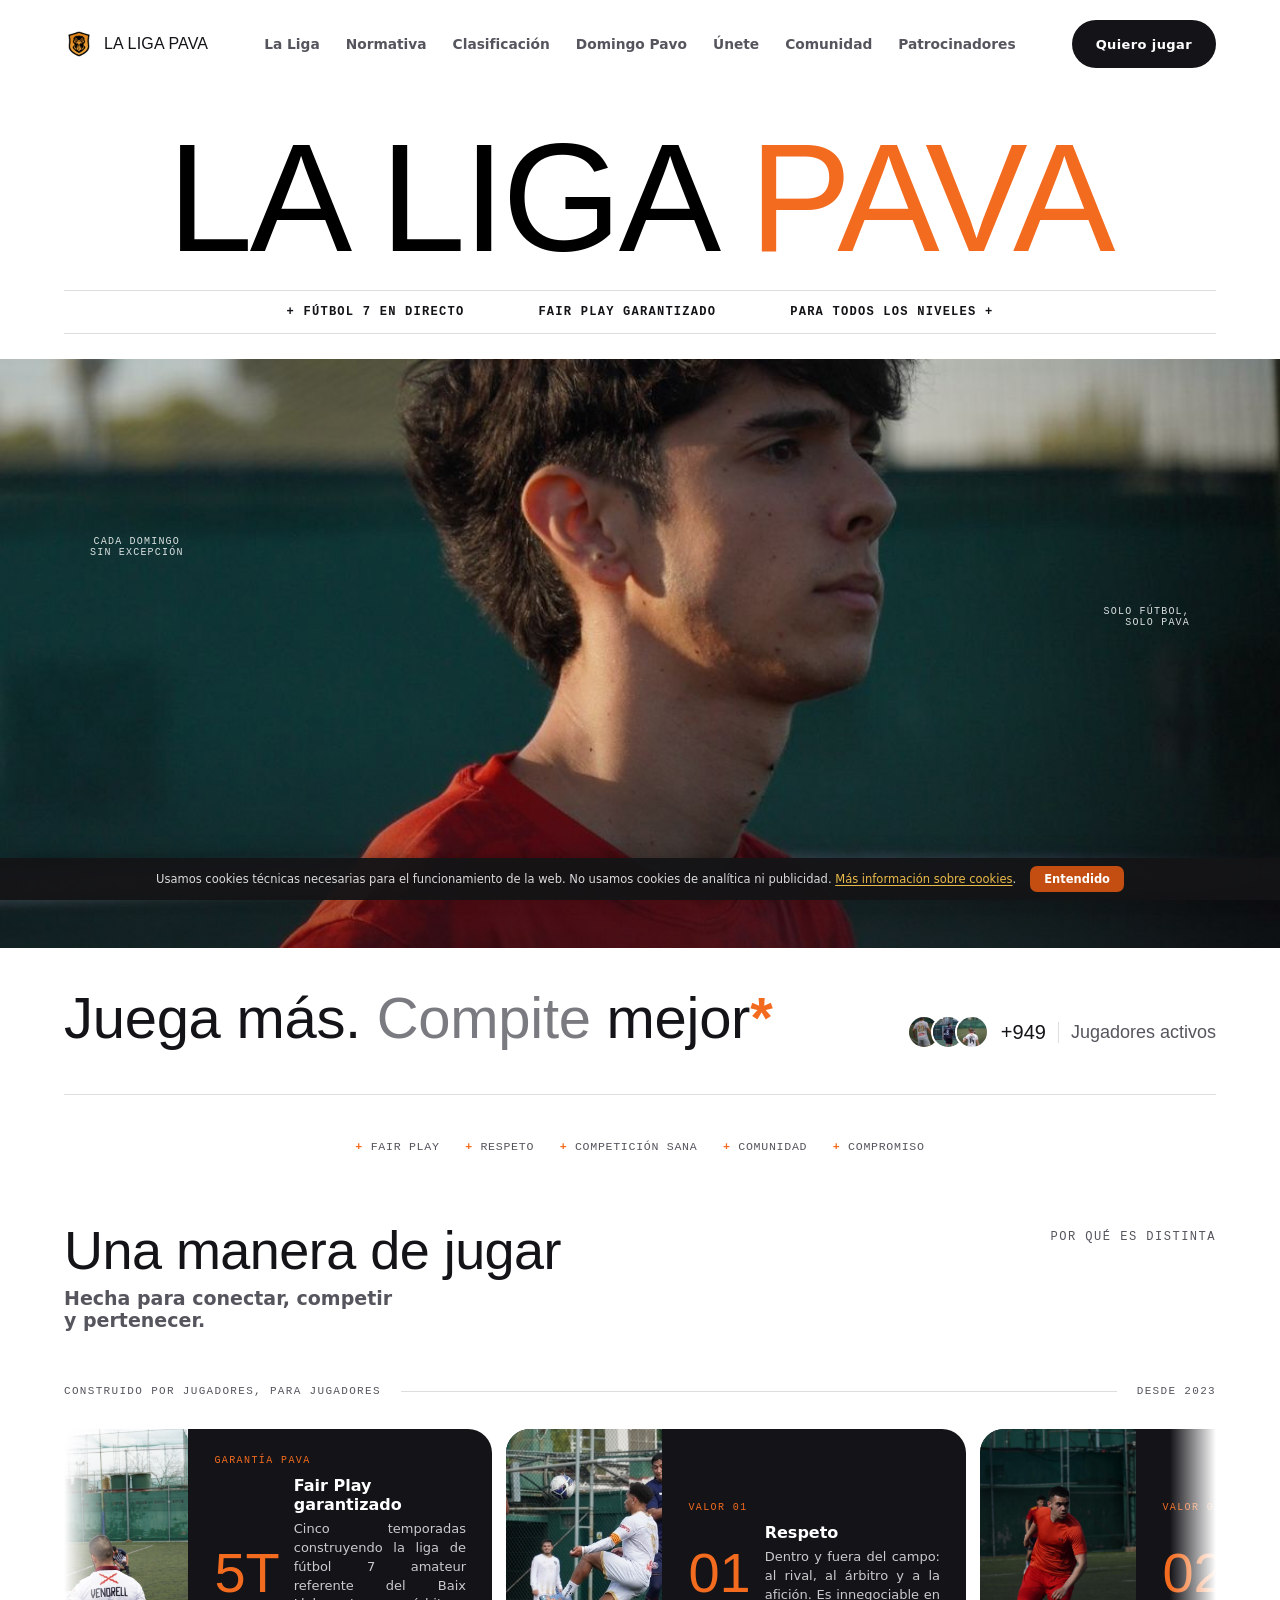
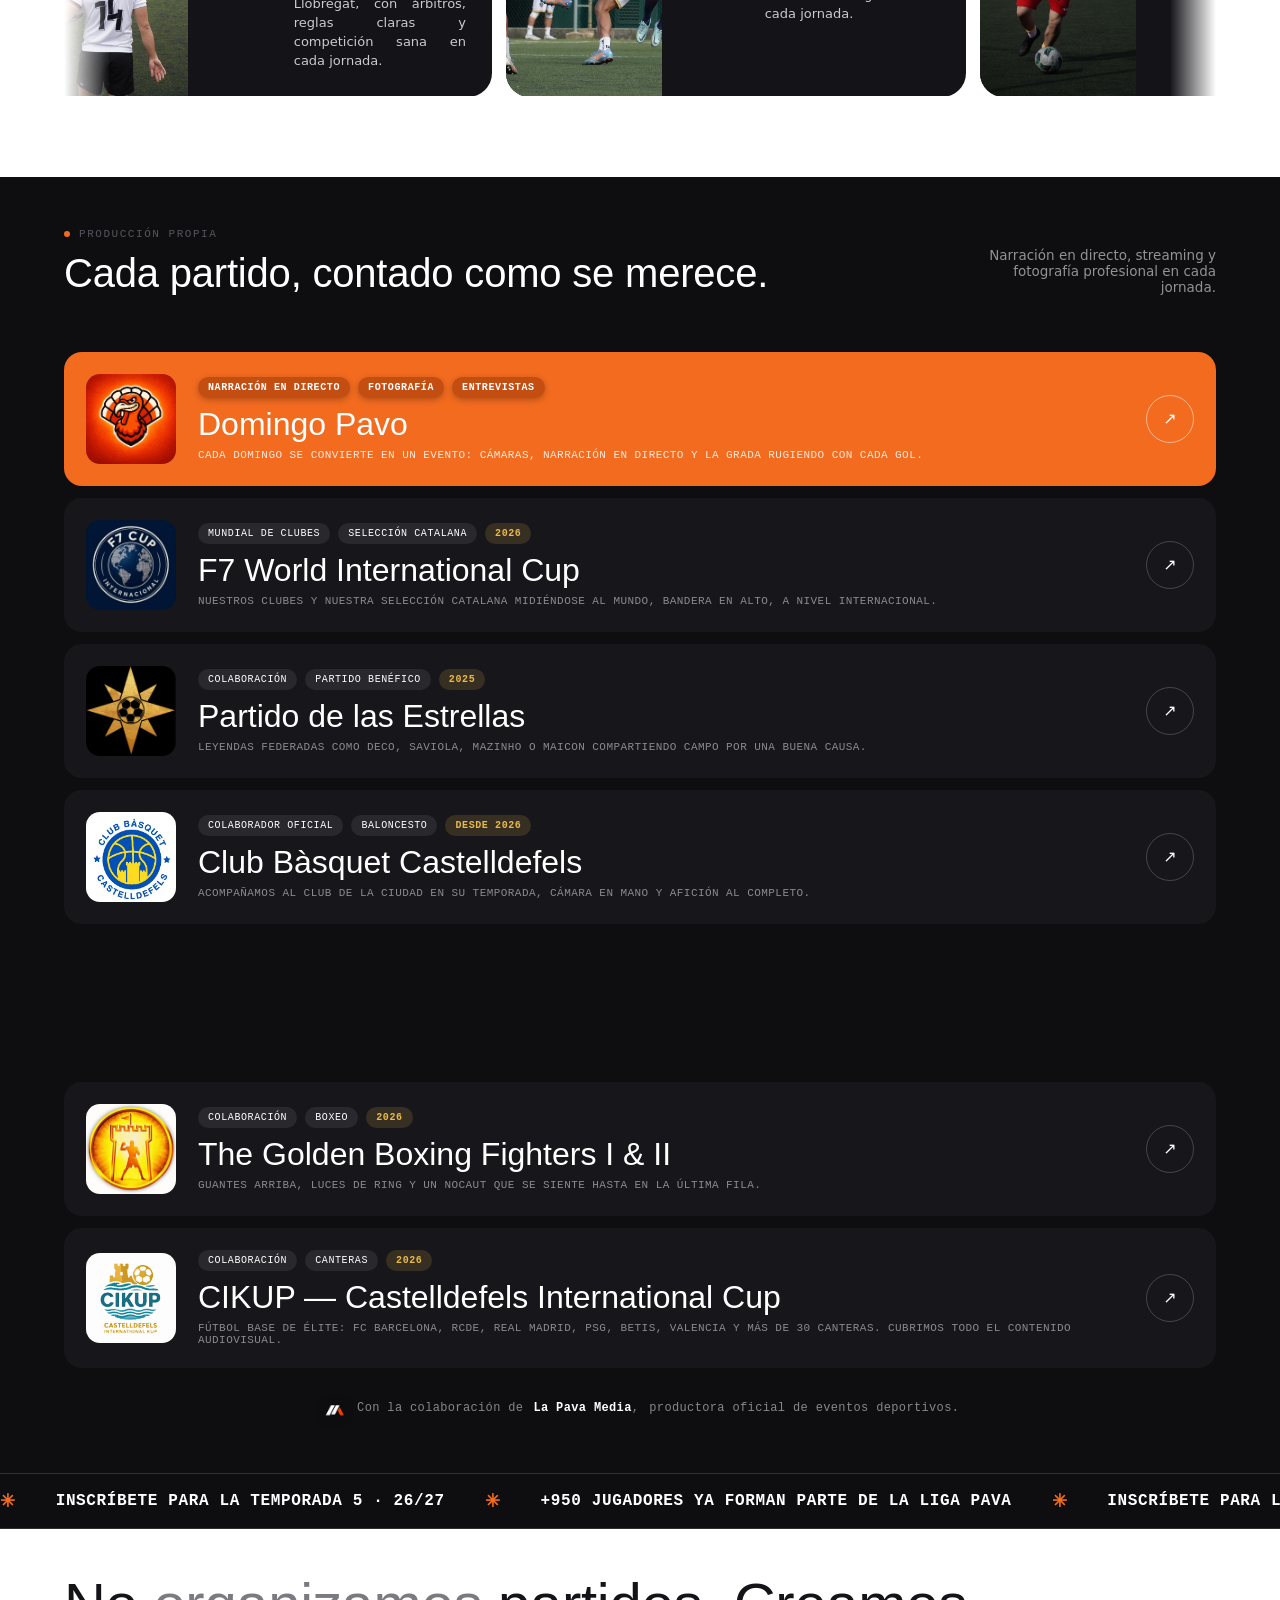
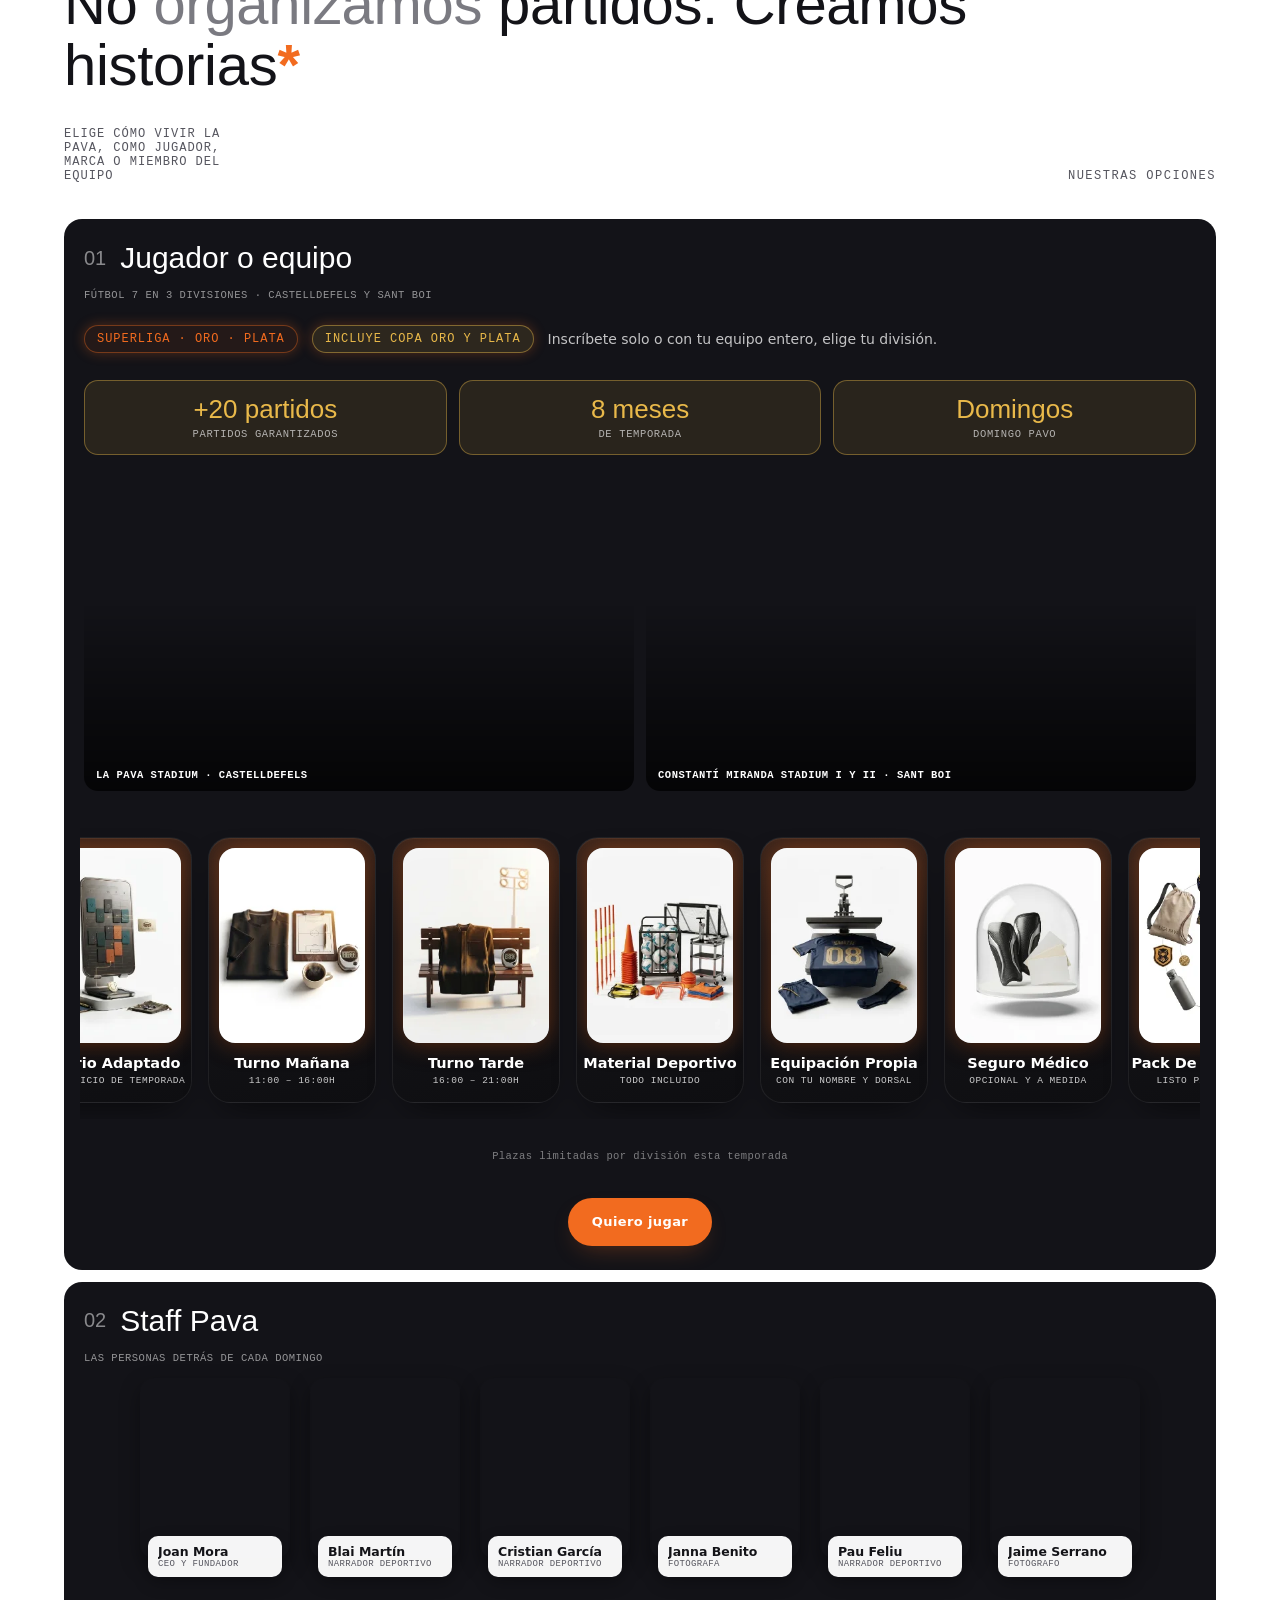
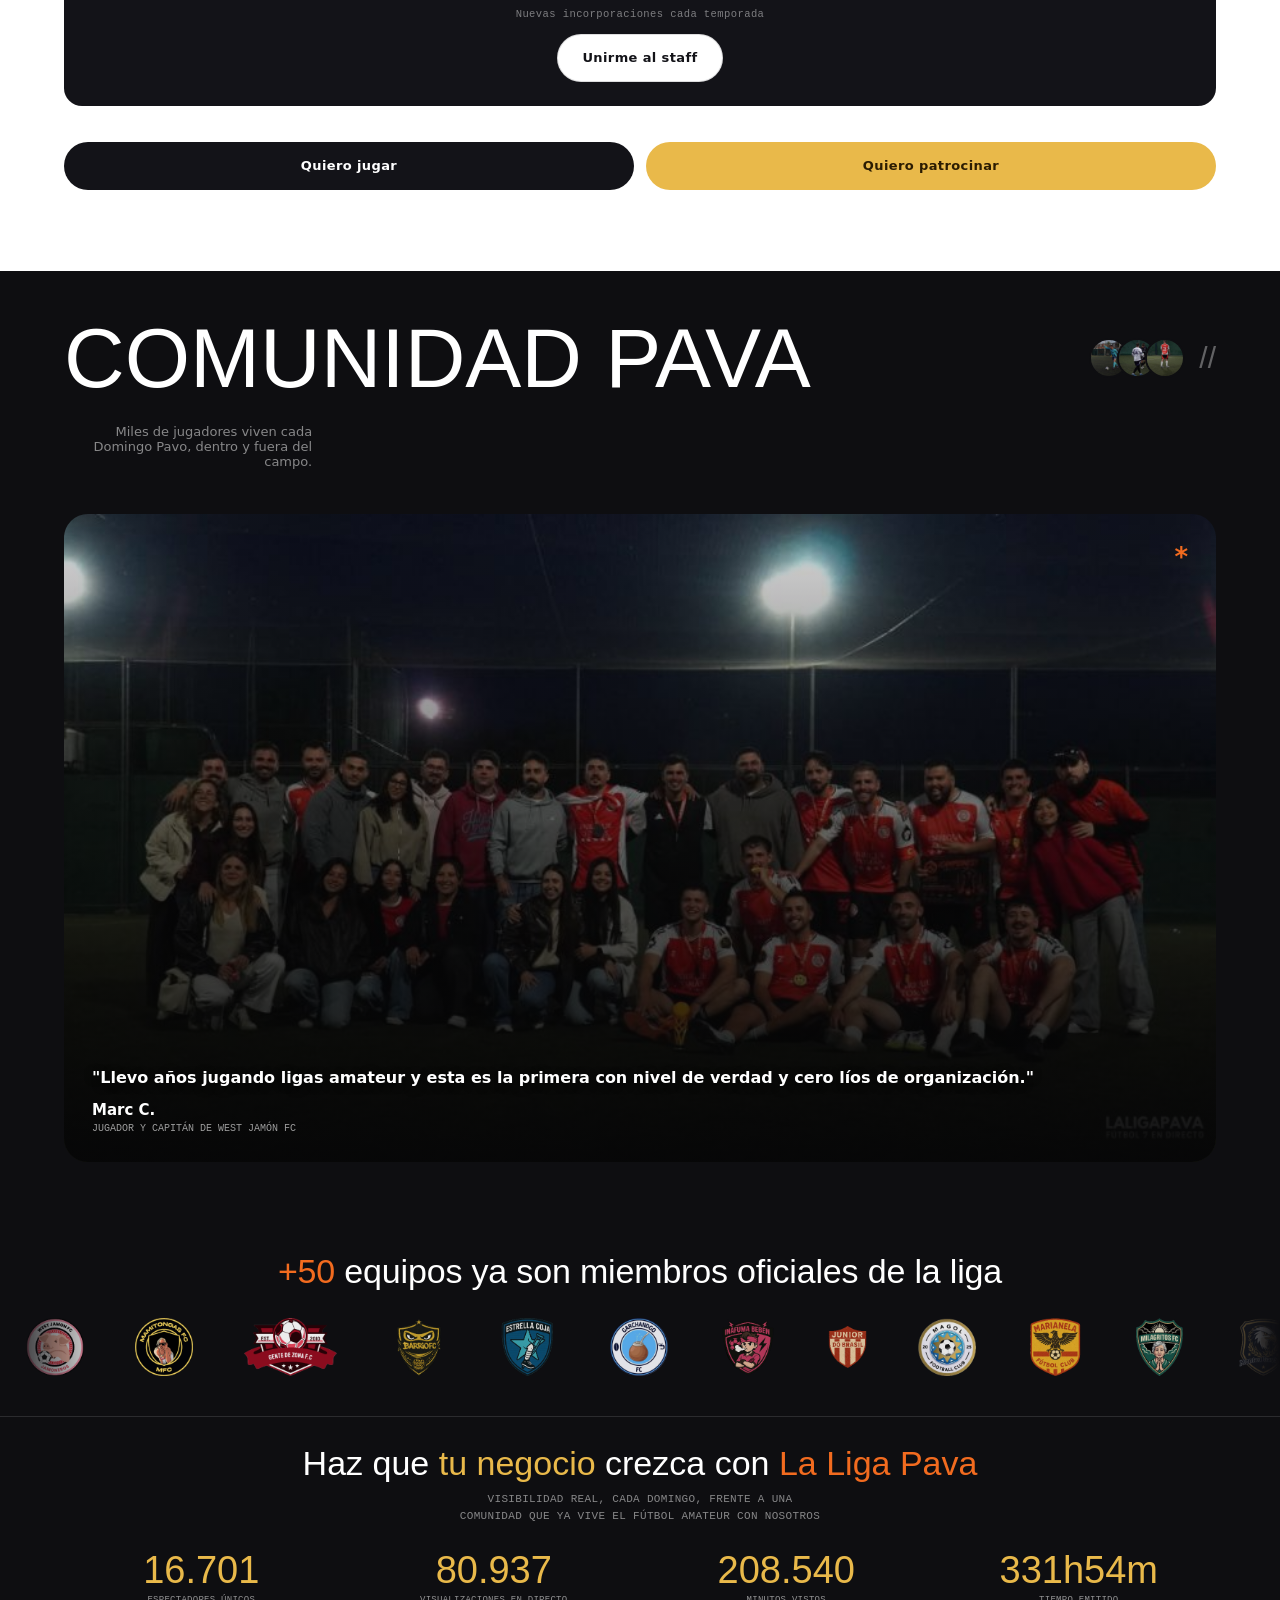
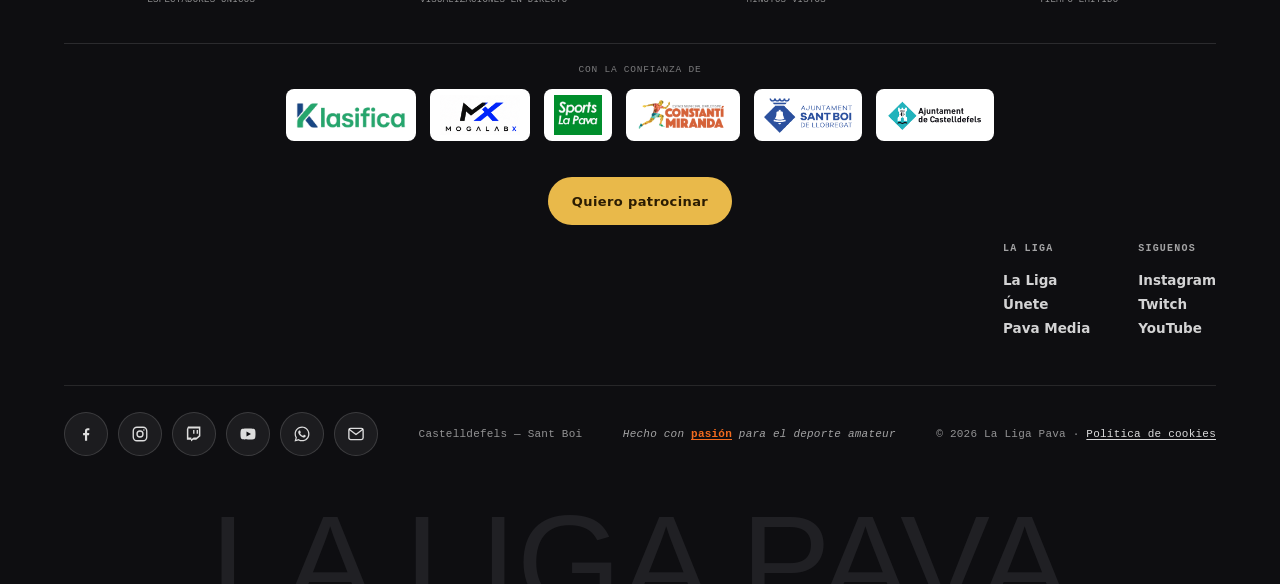
<file: index.html>
<!doctype html>
<html lang="es">
<head>
<meta charset="utf-8" />
<meta http-equiv="Content-Security-Policy" content="default-src 'self'; script-src 'self' 'unsafe-inline'; style-src 'self' 'unsafe-inline' https://fonts.googleapis.com; font-src 'self' https://fonts.gstatic.com; img-src 'self' data:; connect-src 'self'; base-uri 'self'; object-src 'none'" />
<meta name="viewport" content="width=device-width, initial-scale=1, viewport-fit=cover" />
<meta name="theme-color" content="#FFFFFF" />
<title>La Liga Pava | Liga de Fútbol 7 Amateur en Barcelona y Castelldefels</title>
<meta name="description" content="La Liga Pava: la liga de fútbol 7 amateur referente de Castelldefels y el Baix Llobregat. +950 jugadores, +50 equipos, 3 divisiones (Superliga, Copa Oro, Copa Plata), normativa oficial, clasificación en directo, narración y producción audiovisual profesional cada jornada." />
<meta name="keywords" content="liga fútbol 7, fútbol 7 amateur, liga fútbol 7 Castelldefels, liga fútbol 7 Baix Llobregat, fútbol 7 Barcelona, inscribirse liga fútbol 7, La Pava Stadium, normativa liga fútbol 7, clasificación liga fútbol 7, klasifica" />
<meta name="robots" content="index, follow, max-image-preview:large" />
<meta name="author" content="La Liga Pava" />
<link rel="canonical" href="https://laligapava.com/" />
<link rel="sitemap" type="application/xml" href="/sitemap.xml" />
<meta property="og:type" content="website" />
<meta property="og:site_name" content="La Liga Pava" />
<meta property="og:title" content="La Liga Pava | Liga de Fútbol 7 Amateur en Barcelona" />
<meta property="og:description" content="La liga de fútbol 7 amateur referente del Baix Llobregat. +950 jugadores, +50 equipos, 3 divisiones, narración en directo y producción audiovisual cada jornada." />
<meta property="og:image" content="https://laligapava.com/assets/logo-halcon.png" />
<meta property="og:url" content="https://laligapava.com/" />
<meta property="og:locale" content="es_ES" />
<meta name="twitter:card" content="summary_large_image" />
<meta name="twitter:title" content="La Liga Pava | Liga de Fútbol 7 Amateur" />
<meta name="twitter:description" content="+950 jugadores, +50 equipos, 3 divisiones. La liga de fútbol 7 referente del Baix Llobregat." />
<meta name="twitter:image" content="https://laligapava.com/assets/logo-halcon.png" />
<link rel="icon" href="assets/logo-halcon.png" />
<script type="application/ld+json">{"@context":"https://schema.org","@type":"SportsOrganization","name":"La Liga Pava","sport":"Fútbol 7","url":"https://laligapava.com/","logo":"https://laligapava.com/assets/logo-halcon.png","description":"Liga de fútbol 7 amateur referente del Baix Llobregat, con más de 950 jugadores y 50 equipos en 3 divisiones. Incluye normativa oficial y clasificación en directo.","address":{"@type":"PostalAddress","addressLocality":"Castelldefels","addressRegion":"Barcelona","addressCountry":"ES"},"sameAs":["https://www.instagram.com/laligapava","https://twitch.tv/laligapava"]}</script>
<script type="application/ld+json">{"@context":"https://schema.org","@type":"WebSite","name":"La Liga Pava","url":"https://laligapava.com/","inLanguage":"es-ES"}</script>
<link rel="preconnect" href="https://fonts.googleapis.com" /><link rel="preconnect" href="https://fonts.gstatic.com" crossorigin /><link rel="preload" as="style" href="https://fonts.googleapis.com/css2?family=Anton&family=Archivo:ital,wght@0,400;0,500;0,600;0,700;0,800;0,900;1,400&family=JetBrains+Mono:wght@400;500;700&display=swap" onload="this.onload=null;this.rel='stylesheet'" /><noscript><link rel="stylesheet" href="https://fonts.googleapis.com/css2?family=Anton&family=Archivo:ital,wght@0,400;0,500;0,600;0,700;0,800;0,900;1,400&family=JetBrains+Mono:wght@400;500;700&display=swap" /></noscript><link rel="stylesheet" href="liga-web.css?v=8" />
</head>
<body>

<template id="__bundler_thumbnail" data-bg-color="#131318">
<svg viewBox="0 0 200 200" xmlns="http://www.w3.org/2000/svg">
<rect width="200" height="200" fill="#131318"/>
<text x="100" y="115" font-family="Arial,sans-serif" font-size="64" font-weight="900" fill="#E9B94A" text-anchor="middle">LP</text>
</svg>
</template>

<!-- ============================ NAV ============================ -->
<nav class="nav" id="nav">
  <a class="nav-brand" href="#top">
    <img src="assets/logo-halcon-opt.png" alt="" loading="eager" decoding="async" width="100" height="100" />
    <span>LA LIGA PAVA</span>
  </a>
  <div class="nav-links">
    <a href="#sobre">La Liga</a>
    <a href="https://drive.google.com/file/d/1jreuYFtybHOVYO_AkEsvQPEtPDjRrALv/view?usp=sharing" target="_blank" rel="noopener">Normativa</a>
    <a href="https://laligapava.klasifica.app/" target="_blank" rel="noopener">Clasificación</a>
    <a href="#proximamente">Domingo Pavo</a>
    <a href="#caminos">Únete</a>
    <a href="#social">Comunidad</a>
    <a href="#patrocinios">Patrocinadores</a>
  </div>
  <div class="nav-cta" style="display:flex;align-items:center;gap:14px">
    <a class="btn btn-dark" href="https://laligapava.fillout.com/listadeespera" target="_blank" rel="noopener">Quiero jugar</a>
    <button class="nav-burger" id="burger" aria-label="Menú"><span></span><span></span><span></span></button>
  </div>
</nav>

<div class="mobile-menu" id="mobileMenu">
  <a href="#sobre">La Liga</a>
  <a href="https://drive.google.com/file/d/1jreuYFtybHOVYO_AkEsvQPEtPDjRrALv/view?usp=sharing" target="_blank" rel="noopener">Normativa</a>
  <a href="https://laligapava.klasifica.app/" target="_blank" rel="noopener">Clasificación</a>
  <a href="#proximamente">Domingo Pavo</a>
  <a href="#caminos">Únete</a>
  <a href="#social">Comunidad</a>
  <a href="#patrocinios">Patrocinadores</a>
  <div class="mobile-menu-ctas">
    <a class="btn btn-dark" href="https://laligapava.fillout.com/listadeespera" target="_blank" rel="noopener">Quiero jugar</a>
    <a class="btn btn-outline" href="https://laligapava.fillout.com/patrocinador" target="_blank" rel="noopener">Quiero patrocinar</a>
    <a class="btn btn-outline" href="https://laligapava.fillout.com/staff" target="_blank" rel="noopener">Unirme al staff</a>
  </div>
</div>

<!-- ============================ HERO ============================ -->
<header class="hero" id="top" data-screen-label="Hero">
  <div class="hero-word reveal" aria-hidden="true"><span>LA LIGA </span><span class="o">PAVA</span></div>

  <div class="wrap">
    <div class="hero-tags reveal">
      <span>+ Fútbol 7 en directo</span>
      <span>Fair play garantizado</span>
      <span>Para todos los niveles +</span>
    </div>
  </div>

  <div class="hero-photo-wrap reveal">
    <div class="hero-photo">
      <img src="assets/champ-mami.jpg" alt="Jugador de Mamitongas FC en La Liga Pava" loading="eager" fetchpriority="high" decoding="async" width="800" height="1000" />
      <div class="hero-floater fl">Cada domingo<br/>sin excepción</div>
      <div class="hero-floater fr">Solo fútbol,<br/>solo Pava</div>
    </div>
  </div>

  <div class="wrap">
    <div class="hero-body reveal" data-delay="1">
      <h1>Juega más. <span class="g">Compite</span> mejor<span class="ast">*</span></h1>
      <div class="hero-people">
        <div class="avs">
          <img src="assets/avatar-kevin.jpg" alt="" loading="lazy" decoding="async" width="90" height="90" />
          <img src="assets/avatar-chigry.jpg" alt="" loading="lazy" decoding="async" width="90" height="90" />
          <img src="assets/avatar-andres.jpg" alt="" loading="lazy" decoding="async" width="90" height="90" />
        </div>
        <div class="n" data-count="950" data-prefix="+">+950</div>
        <div class="hero-people-label">Jugadores activos</div>
      </div>
    </div>

    <div class="values-row reveal" data-delay="1">
      <span><span class="x">+</span> Fair Play</span>
      <span><span class="x">+</span> Respeto</span>
      <span><span class="x">+</span> Competición sana</span>
      <span><span class="x">+</span> Comunidad</span>
      <span><span class="x">+</span> Compromiso</span>
    </div>
  </div>
</header>

<!-- ============================ WHY / SOBRE ============================ -->
<section class="why" id="sobre" data-screen-label="Por qué La Pava">
  <div class="wrap">
    <div class="why-head">
      <div>
        <h2 class="reveal">Una manera de jugar</h2>
        <p class="why-sub reveal" data-delay="1">Hecha para conectar, competir y pertenecer.</p>
      </div>
      <div class="lbl reveal" data-delay="1">Por qué es distinta</div>
    </div>

    <div class="why-intro reveal">
      <div class="t">Construido por jugadores, para jugadores</div>
      <div class="rule"></div>
      <div class="t">Desde 2023</div>
    </div>

    <div class="why-cards-outer reveal" data-drag-loop>
      <div class="why-cards-track">
        <div class="why-card">
          <div class="why-photo"><img src="assets/photo-andres.jpg" alt="Jugador de la Liga Pava en acción" loading="lazy" decoding="async" width="100" height="100" /></div>
          <div class="why-content">
            <div class="why-eyebrow">Garantía Pava</div>
            <div class="why-row">
              <div class="big">5T</div>
              <div class="why-title-wrap">
                <div class="name">Fair Play garantizado</div>
                <div class="desc">Cinco temporadas construyendo la liga de fútbol 7 amateur referente del Baix Llobregat, con árbitros, reglas claras y competición sana en cada jornada.</div>
              </div>
            </div>
          </div>
        </div>

        <div class="why-card">
          <div class="why-photo"><img src="assets/g-tackle-dragon.jpg" alt="" loading="lazy" decoding="async" width="100" height="100" /></div>
          <div class="why-content">
            <div class="why-eyebrow">Valor 01</div>
            <div class="why-row">
              <div class="big">01</div>
              <div class="why-title-wrap">
                <div class="name">Respeto</div>
                <div class="desc">Dentro y fuera del campo: al rival, al árbitro y a la afición. Es innegociable en cada jornada.</div>
              </div>
            </div>
          </div>
        </div>

        <div class="why-card">
          <div class="why-photo"><img src="assets/jugador-versus.jpg" alt="" loading="lazy" decoding="async" width="100" height="100" /></div>
          <div class="why-content">
            <div class="why-eyebrow">Valor 02</div>
            <div class="why-row">
              <div class="big">02</div>
              <div class="why-title-wrap">
                <div class="name">Competición sana</div>
                <div class="desc">Reglas claras y sanciones firmes para que gane siempre el mejor equipo, nunca el más agresivo.</div>
              </div>
            </div>
          </div>
        </div>

        <div class="why-card">
          <div class="why-photo"><img src="assets/photo-forum.jpg" alt="" loading="lazy" decoding="async" width="100" height="100" /></div>
          <div class="why-content">
            <div class="why-eyebrow">Valor 03</div>
            <div class="why-row">
              <div class="big">03</div>
              <div class="why-title-wrap">
                <div class="name">Comunidad</div>
                <div class="desc">Más de 950 jugadores que se conocen, compiten y celebran juntos cada domingo.</div>
              </div>
            </div>
          </div>
        </div>

        <div class="why-card">
          <div class="why-photo"><img src="assets/g-keeper-volley.jpg" alt="" loading="lazy" decoding="async" width="100" height="100" /></div>
          <div class="why-content">
            <div class="why-eyebrow">Valor 04</div>
            <div class="why-row">
              <div class="big">04</div>
              <div class="why-title-wrap">
                <div class="name">Compromiso</div>
                <div class="desc">Equipos que se presentan, cumplen horarios y se toman la competición tan en serio como nosotros.</div>
              </div>
            </div>
          </div>
        </div>

        <!-- duplicate set for seamless loop -->
        <div class="why-card" aria-hidden="true">
          <div class="why-photo"><img src="assets/photo-andres.jpg" alt="" loading="lazy" decoding="async" width="100" height="100" /></div>
          <div class="why-content">
            <div class="why-eyebrow">Garantía Pava</div>
            <div class="why-row">
              <div class="big">5T</div>
              <div class="why-title-wrap">
                <div class="name">Fair Play garantizado</div>
                <div class="desc">Cinco temporadas construyendo la liga de fútbol 7 amateur referente del Baix Llobregat, con árbitros, reglas claras y competición sana en cada jornada.</div>
              </div>
            </div>
          </div>
        </div>

        <div class="why-card" aria-hidden="true">
          <div class="why-photo"><img src="assets/g-tackle-dragon.jpg" alt="" loading="lazy" decoding="async" width="100" height="100" /></div>
          <div class="why-content">
            <div class="why-eyebrow">Valor 01</div>
            <div class="why-row">
              <div class="big">01</div>
              <div class="why-title-wrap">
                <div class="name">Respeto</div>
                <div class="desc">Dentro y fuera del campo: al rival, al árbitro y a la afición. Es innegociable en cada jornada.</div>
              </div>
            </div>
          </div>
        </div>

        <div class="why-card" aria-hidden="true">
          <div class="why-photo"><img src="assets/jugador-versus.jpg" alt="" loading="lazy" decoding="async" width="100" height="100" /></div>
          <div class="why-content">
            <div class="why-eyebrow">Valor 02</div>
            <div class="why-row">
              <div class="big">02</div>
              <div class="why-title-wrap">
                <div class="name">Competición sana</div>
                <div class="desc">Reglas claras y sanciones firmes para que gane siempre el mejor equipo, nunca el más agresivo.</div>
              </div>
            </div>
          </div>
        </div>

        <div class="why-card" aria-hidden="true">
          <div class="why-photo"><img src="assets/photo-forum.jpg" alt="" loading="lazy" decoding="async" width="100" height="100" /></div>
          <div class="why-content">
            <div class="why-eyebrow">Valor 03</div>
            <div class="why-row">
              <div class="big">03</div>
              <div class="why-title-wrap">
                <div class="name">Comunidad</div>
                <div class="desc">Más de 950 jugadores que se conocen, compiten y celebran juntos cada domingo.</div>
              </div>
            </div>
          </div>
        </div>

        <div class="why-card" aria-hidden="true">
          <div class="why-photo"><img src="assets/g-keeper-volley.jpg" alt="" loading="lazy" decoding="async" width="100" height="100" /></div>
          <div class="why-content">
            <div class="why-eyebrow">Valor 04</div>
            <div class="why-row">
              <div class="big">04</div>
              <div class="why-title-wrap">
                <div class="name">Compromiso</div>
                <div class="desc">Equipos que se presentan, cumplen horarios y se toman la competición tan en serio como nosotros.</div>
              </div>
            </div>
          </div>
        </div>
      </div>
    </div>
  </div>
</section>

<!-- ============================ EVENTOS ============================ -->
<section class="events" id="proximamente" data-screen-label="Domingo Pavo y F7 World Cup">
  <div class="wrap">
    <div class="events-head">
      <div>
        <div class="eyebrow reveal"><span class="dot rec"></span>Producción propia</div>
        <h2 class="reveal" data-delay="1">Cada partido, contado como se merece.</h2>
      </div>
      <div class="lead reveal" data-delay="1">Narración en directo, streaming y fotografía profesional en cada jornada.</div>
    </div>

    <div class="ev-list">
      <a class="ev-row hi reveal" href="https://twitch.tv/laligapava" target="_blank" rel="noopener">
        <div class="thumb"><img src="assets/logo-domingo-pavo.png" alt="Domingo Pavo — narración en directo de La Liga Pava" loading="lazy" decoding="async" width="100" height="100" /></div>
        <div class="info">
          <div class="tags"><span>Narración en directo</span><span>Fotografía</span><span>Entrevistas</span></div>
          <div class="t">Domingo Pavo</div>
          <div class="d">Cada domingo se convierte en un evento: cámaras, narración en directo y la grada rugiendo con cada gol.</div>
        </div>
        <div class="go">↗</div>
      </a>
      <a class="ev-row reveal" href="https://www.instagram.com/p/DZvREtjDqKN" target="_blank" rel="noopener">
        <div class="thumb"><img src="assets/f7-cup-logo.jpeg" alt="" loading="lazy" decoding="async" width="100" height="100" /></div>
        <div class="info">
          <div class="tags"><span>Mundial de clubes</span><span>Selección catalana</span><span class="yr">2026</span></div>
          <div class="t">F7 World International Cup</div>
          <div class="d">Nuestros clubes y nuestra selección catalana midiéndose al mundo, bandera en alto, a nivel internacional.</div>
        </div>
        <div class="go">↗</div>
      </a>
      <a class="ev-row reveal" href="https://www.twitch.tv/videos/2643775519?collection=397ck6I5gRiHAg" target="_blank" rel="noopener">
        <div class="thumb logo"><img src="assets/ev-estrellas-logo.png" alt="" loading="lazy" decoding="async" width="100" height="100" /></div>
        <div class="info">
          <div class="tags"><span>Colaboración</span><span>Partido benéfico</span><span class="yr">2025</span></div>
          <div class="t">Partido de las Estrellas</div>
          <div class="d">Leyendas federadas como Deco, Saviola, Mazinho o Maicon compartiendo campo por una buena causa.</div>
        </div>
        <div class="go">↗</div>
      </a>
      <a class="ev-row reveal" href="https://www.youtube.com/watch?v=To068-Gjrk4" target="_blank" rel="noopener">
        <div class="thumb logo"><img src="assets/logo-cb-castelldefels.png" alt="Club Bàsquet Castelldefels" style="transform:scale(1.35)" loading="lazy" decoding="async" width="100" height="100" /></div>
        <div class="info">
          <div class="tags"><span>Colaborador oficial</span><span>Baloncesto</span><span class="yr">Desde 2026</span></div>
          <div class="t">Club Bàsquet Castelldefels</div>
          <div class="d">Acompañamos al club de la ciudad en su temporada, cámara en mano y afición al completo.</div>
        </div>
        <div class="go">↗</div>
      </a>
      <a class="ev-row reveal" href="https://www.twitch.tv/videos/2740499153" target="_blank" rel="noopener">
        <div class="thumb logo"><img src="assets/ev-fiba-logo.png" alt="" loading="lazy" decoding="async" width="100" height="100" /></div>
        <div class="info">
          <div class="tags"><span>Colaboración</span><span>Baloncesto</span><span class="yr">2026</span></div>
          <div class="t">FIBA U13 — U14</div>
          <div class="d">El torneo internacional con mayor impacto en categorías base del baloncesto, y hacemos el seguimiento audiovisual.</div>
        </div>
        <div class="go">↗</div>
      </a>
      <a class="ev-row reveal" href="https://www.twitch.tv/videos/2793326987" target="_blank" rel="noopener">
        <div class="thumb logo"><img src="assets/ev-boxing-logo.png" alt="" loading="lazy" decoding="async" width="100" height="100" /></div>
        <div class="info">
          <div class="tags"><span>Colaboración</span><span>Boxeo</span><span class="yr">2026</span></div>
          <div class="t">The Golden Boxing Fighters I &amp; II</div>
          <div class="d">Guantes arriba, luces de ring y un nocaut que se siente hasta en la última fila.</div>
        </div>
        <div class="go">↗</div>
      </a>
      <a class="ev-row reveal" href="https://www.youtube.com/live/lwybAEVHNfo?si=dRZLAchEvrnhex35" target="_blank" rel="noopener">
        <div class="thumb logo"><img src="assets/ev-cikup-logo.png" alt="" loading="lazy" decoding="async" width="100" height="100" /></div>
        <div class="info">
          <div class="tags"><span>Colaboración</span><span>Canteras</span><span class="yr">2026</span></div>
          <div class="t"><span class="full-t">CIKUP — Castelldefels International Cup</span><span class="short-t">CIKUP - International Cup</span></div>
          <div class="d">Fútbol base de élite: FC Barcelona, RCDE, Real Madrid, PSG, Betis, Valencia y más de 30 canteras. Cubrimos todo el contenido audiovisual.</div>
        </div>
        <div class="go">↗</div>
      </a>
    </div>

    <div class="ev-footer-note reveal"><img class="ev-footer-logo" src="assets/logo-pava-media-v2.png" alt="Pava Media" loading="lazy" decoding="async" width="100" height="100" />Con la colaboración de <a href="https://www.laligapava.com/pava-media.html" target="_blank" rel="noopener"><strong>La Pava Media</strong>,</a> productora oficial de eventos deportivos.</div>
  </div>

  <div class="ticker">
    <div class="ticker-track">
      <div class="ticker-group">
        <div class="ticker-item"><span class="ast">✳</span> Inscríbete para la temporada 5 · 26/27</div>
        <div class="ticker-item"><span class="ast">✳</span> +950 jugadores ya forman parte de La Liga Pava</div>
        <div class="ticker-item"><span class="ast">✳</span> Inscríbete para la temporada 5 · 26/27</div>
        <div class="ticker-item"><span class="ast">✳</span> +950 jugadores ya forman parte de La Liga Pava</div>
      </div>
      <div class="ticker-group" aria-hidden="true">
        <div class="ticker-item"><span class="ast">✳</span> Inscríbete para la temporada 5 · 26/27</div>
        <div class="ticker-item"><span class="ast">✳</span> +950 jugadores ya forman parte de La Liga Pava</div>
        <div class="ticker-item"><span class="ast">✳</span> Inscríbete para la temporada 5 · 26/27</div>
        <div class="ticker-item"><span class="ast">✳</span> +950 jugadores ya forman parte de La Liga Pava</div>
      </div>
    </div>
  </div>
</section>

<!-- ============================ CAMINOS / CTAS ============================ -->
<section class="paths" id="caminos" data-screen-label="Elige cómo unirte">
  <div class="wrap">
    <div class="closing-inline reveal" style="display:flex;align-items:center;justify-content:space-between;gap:24px;flex-wrap:wrap;margin-bottom:clamp(24px,3.5vh,36px)">
      <h3>No <span class="g">organizamos</span> partidos.<br class="closing-br" /> Creamos historias<span class="ast">*</span></h3>
    </div>
    <div class="paths-head">
      <div class="lbl-l reveal">Elige cómo vivir la Pava, como jugador, marca o miembro del equipo</div>
      <div class="lbl-r reveal" data-delay="1">Nuestras opciones</div>
    </div>

    <div class="acc-list reveal" data-delay="1">
      <div class="acc-item" data-acc>
        <div class="acc-header">
          <span class="acc-num">01</span>
          <span class="acc-title">Jugador o equipo</span>
          <span class="acc-sub">Fútbol 7 en 3 divisiones · Castelldefels y Sant Boi</span>
        </div>
        <div class="acc-panel">
          <div class="acc-panel-in">
            <div class="path-hi reveal-blur" data-delay="1">
              <span class="hi-badge">Superliga · Oro · Plata</span>
              <span class="hi-badge hi-badge-gold">Incluye Copa Oro y Plata</span>
              <div class="desc">Inscríbete solo o con tu equipo entero, elige tu división.</div>
            </div>

            <div class="format-stats reveal-blur" data-delay="2">
              <div class="fs-item"><span class="fs-n">+20 partidos</span><span class="fs-k">Partidos garantizados</span></div>
              <div class="fs-item"><span class="fs-n">8 meses</span><span class="fs-k">De temporada</span></div>
              <div class="fs-item"><span class="fs-n">Domingos</span><span class="fs-k">Domingo Pavo</span></div>
            </div>

            <div class="field-pops reveal-blur" data-delay="3">
              <a class="field-pop" href="https://maps.app.goo.gl/w8k7oJUGnKEdoWYb9" target="_blank" rel="noopener">
                <img src="assets/st-la-pava.jpg" alt="La Pava Stadium" loading="lazy" decoding="async" style="object-position:center 20%" width="100" height="100" />
                <span class="fp-name">La Pava Stadium · Castelldefels</span>
              </a>
              <a class="field-pop" href="https://maps.app.goo.gl/BoBrGZhjnXJQdW6YA" target="_blank" rel="noopener">
                <img src="assets/st-constanti-opt.jpg" alt="Constantí Miranda Stadium" loading="lazy" decoding="async" style="object-position:center 30%" width="100" height="100" />
                <span class="fp-name">Constantí Miranda Stadium I y II · Sant Boi</span>
              </a>
            </div>

            <div class="perks-carousel reveal-blur" data-delay="4" data-drag-scroll>
              <div class="perk-card"><div class="perk-img-wrap"><img src="assets/perk-horario.webp" alt="Horario adaptado" loading="lazy" decoding="async" style="width:100%;height:100%;object-fit:cover;display:block" width="100" height="100" /></div><div class="perk-txt"><span class="perk-t">Horario Adaptado</span><span class="perk-s">Desde inicio de temporada</span></div></div>
              <div class="perk-card"><div class="perk-img-wrap"><img src="assets/perk-manana.webp" alt="Turno mañana" loading="lazy" decoding="async" style="width:100%;height:100%;object-fit:cover;display:block" width="100" height="100" /></div><div class="perk-txt"><span class="perk-t">Turno Mañana</span><span class="perk-s">11:00 – 16:00h</span></div></div>
              <div class="perk-card"><div class="perk-img-wrap"><img src="assets/perk-tarde.webp" alt="Turno tarde" loading="lazy" decoding="async" style="width:100%;height:100%;object-fit:cover;display:block" width="100" height="100" /></div><div class="perk-txt"><span class="perk-t">Turno Tarde</span><span class="perk-s">16:00 – 21:00h</span></div></div>
              <div class="perk-card"><div class="perk-img-wrap"><img src="assets/perk-material.webp" alt="Material deportivo" loading="lazy" decoding="async" style="width:100%;height:100%;object-fit:cover;display:block" width="100" height="100" /></div><div class="perk-txt"><span class="perk-t">Material Deportivo</span><span class="perk-s">Todo incluido</span></div></div>
              <div class="perk-card"><div class="perk-img-wrap"><img src="assets/perk-equip.webp" alt="Equipación" loading="lazy" decoding="async" style="width:100%;height:100%;object-fit:cover;display:block" width="100" height="100" /></div><div class="perk-txt"><span class="perk-t">Equipación Propia</span><span class="perk-s">Con tu nombre y dorsal</span></div></div>
              <div class="perk-card"><div class="perk-img-wrap"><img src="assets/perk-seguro.webp" alt="Seguro médico" loading="lazy" decoding="async" style="width:100%;height:100%;object-fit:cover;display:block" width="100" height="100" /></div><div class="perk-txt"><span class="perk-t">Seguro Médico</span><span class="perk-s">Opcional y a medida</span></div></div>
              <div class="perk-card"><div class="perk-img-wrap"><img src="assets/perk-pack.webp" alt="Pack de bienvenida" loading="lazy" decoding="async" style="width:100%;height:100%;object-fit:cover;display:block" width="100" height="100" /></div><div class="perk-txt"><span class="perk-t">Pack De Bienvenida</span><span class="perk-s">Listo para debutar</span></div></div>
              <div class="perk-card"><div class="perk-img-wrap"><img src="assets/perk-arbitraje.webp" alt="Árbitros federados" loading="lazy" decoding="async" style="width:100%;height:100%;object-fit:cover;display:block" width="100" height="100" /></div><div class="perk-txt"><span class="perk-t">Árbitros Federados</span><span class="perk-s">En cada partido</span></div></div>
              <div class="perk-card"><div class="perk-img-wrap"><img src="assets/perk-sedes.webp" alt="Gestión de sedes" loading="lazy" decoding="async" style="width:100%;height:100%;object-fit:cover;display:block" width="100" height="100" /></div><div class="perk-txt"><span class="perk-t">Gestión De Sedes</span><span class="perk-s">Reserva de campos</span></div></div>
              <div class="perk-card"><div class="perk-img-wrap"><img src="assets/perk-hidratacion.webp" alt="Hidratación" loading="lazy" decoding="async" style="width:100%;height:100%;object-fit:cover;display:block" width="100" height="100" /></div><div class="perk-txt"><span class="perk-t">Hidratación</span><span class="perk-s">Siempre incluida</span></div></div>
              <div class="perk-card gold"><div class="perk-img-wrap"><img src="assets/perk-audiovisual.webp" alt="Contenido audiovisual" loading="lazy" decoding="async" style="width:100%;height:100%;object-fit:cover;display:block" width="100" height="100" /></div><div class="perk-txt"><span class="perk-t">Contenido Audiovisual</span><span class="perk-s">Narración y fotografía</span></div></div>
              <div class="perk-card"><div class="perk-img-wrap"><img src="assets/perk-stats.webp" alt="Estadísticas en vivo" loading="lazy" decoding="async" style="width:100%;height:100%;object-fit:cover;display:block" width="100" height="100" /></div><div class="perk-txt"><span class="perk-t">Estadísticas En Vivo</span><span class="perk-s">Goles, MVP y ranking</span></div></div>
              <div class="perk-card gold"><div class="perk-img-wrap"><img src="assets/perk-sorteos.webp" alt="Sorteos exclusivos" loading="lazy" decoding="async" style="width:100%;height:100%;object-fit:cover;display:block" width="100" height="100" /></div><div class="perk-txt"><span class="perk-t">Sorteos Exclusivos</span><span class="perk-s">En toda la temporada</span></div></div>
              <a class="perk-card gold" href="https://www.instagram.com/mogalabx/" target="_blank" rel="noopener"><div class="perk-img-wrap"><img src="assets/perk-premios-indcol.webp" alt="Premios individuales y colectivos" loading="lazy" decoding="async" style="width:100%;height:100%;object-fit:cover;display:block" width="100" height="100" /></div><div class="perk-txt"><span class="perk-t">Premios Exclusivos</span><span class="perk-s">Creados por MOGALABx</span></div></a>
              <div class="perk-card gold"><div class="perk-img-wrap"><img src="assets/perk-mundial-final.webp" alt="F7 World Cup" loading="lazy" decoding="async" style="width:100%;height:100%;object-fit:cover;display:block" width="100" height="100" /></div><div class="perk-txt"><span class="perk-t">F7 World Cup</span><span class="perk-s">El broche final</span></div></div>
            </div>

            <div class="btn-hint reveal-blur" data-delay="4">Plazas limitadas por división esta temporada</div>
            <a class="btn btn-primary reveal-blur" data-delay="4" href="https://laligapava.fillout.com/listadeespera" target="_blank" rel="noopener" style="margin-top:clamp(24px,4vh,36px)">Quiero jugar</a>
          </div>
        </div>
      </div>

      <div class="acc-item" data-acc>
        <div class="acc-header">
          <span class="acc-num">02</span>
          <span class="acc-title">Staff Pava</span>
          <span class="acc-sub">Las personas detrás de cada domingo</span>
        </div>
        <div class="acc-panel">
          <div class="acc-panel-in">
            <div class="staff-grid">
              <div class="staff-person reveal" data-delay="1">
                <div class="staff-photo"><img src="assets/staff-joan-v2.jpg" alt="Joan Mora" style="object-position:center 30%" loading="lazy" decoding="async" width="100" height="100" /></div>
                <div class="staff-tag"><div class="pname">Joan Mora</div>
                <div class="prole">CEO y Fundador</div></div>
              </div>
              <div class="staff-person reveal" data-delay="2">
                <div class="staff-photo"><img src="assets/staff-blai.jpg" alt="Blai Martín" loading="lazy" decoding="async" width="100" height="100" /></div>
                <div class="staff-tag"><div class="pname">Blai Martín</div>
                <div class="prole">Narrador deportivo</div></div>
              </div>
              <div class="staff-person reveal" data-delay="1">
                <div class="staff-photo"><img src="assets/staff-cristian-v2.jpg" alt="Cristian García" loading="lazy" decoding="async" width="100" height="100" /></div>
                <div class="staff-tag"><div class="pname">Cristian García</div>
                <div class="prole">Narrador deportivo</div></div>
              </div>
              <div class="staff-person reveal" data-delay="2">
                <div class="staff-photo"><img src="assets/staff-janna.jpg" alt="Janna Benito" class="flip-x" loading="lazy" decoding="async" width="100" height="100" /></div>
                <div class="staff-tag"><div class="pname">Janna Benito</div>
                <div class="prole">Fotógrafa</div></div>
              </div>
              <div class="staff-person reveal" data-delay="1">
                <div class="staff-photo"><img src="assets/staff-pau.jpg" alt="Pau Feliu" loading="lazy" decoding="async" width="100" height="100" /></div>
                <div class="staff-tag"><div class="pname">Pau Feliu</div>
                <div class="prole">Narrador deportivo</div></div>
              </div>
              <div class="staff-person reveal" data-delay="2">
                <div class="staff-photo"><img src="assets/staff-jaime.jpg" alt="Jaime Serrano" loading="lazy" decoding="async" width="100" height="100" /></div>
                <div class="staff-tag"><div class="pname">Jaime Serrano</div>
                <div class="prole">Fotógrafo</div></div>
              </div>
            </div>
            <div class="btn-hint">Nuevas incorporaciones cada temporada</div>
            <a class="btn btn-outline" href="https://laligapava.fillout.com/staff" target="_blank" rel="noopener"><span class="lbl">Unirme al staff</span></a>
          </div>
        </div>
      </div>
    </div>

    <div class="paths-ctas reveal" data-delay="2" style="justify-content:center">
      <a class="btn btn-dark" href="https://laligapava.fillout.com/listadeespera" target="_blank" rel="noopener">Quiero jugar</a>
      <a class="btn btn-gold" href="#patrocinador-stats" id="patrocinar" aria-label="Ver cifras de patrocinio">Quiero patrocinar</a>
    </div>
  </div>
</section>

<!-- ============================ SOCIAL PROOF ============================ -->
<section class="social on-dark" id="social" data-screen-label="Comunidad">
  <div class="wrap">
    <div class="social-head">
      <h2 class="reveal">COMUNIDAD PAVA</h2>
      <div class="mid reveal" data-delay="1">
        <div class="avs">
          <img src="assets/avatar-blue.jpg" alt="" loading="lazy" decoding="async" width="90" height="90" />
          <img src="assets/avatar-forum.jpg" alt="" loading="lazy" decoding="async" width="90" height="90" />
          <img src="assets/avatar-vendrell.jpg" alt="" loading="lazy" decoding="async" width="90" height="90" />
        </div>
        <span class="slash">//</span>
      </div>
      <div class="social-note reveal" data-delay="1">Miles de jugadores viven cada Domingo Pavo, dentro y fuera del campo.</div>
    </div>

    <div class="social-grid">
      <a class="s-card photo quote-loop reveal" href="https://instagram.com/laligapava" target="_blank" rel="noopener">
        <div class="ql-track">
        <div class="ql-slide is-active">
          <img src="assets/quote-west-jamon.jpg" alt="" loading="lazy" decoding="async" width="100" height="100" />
          <span class="ast">*</span>
          <div class="q">"Llevo años jugando ligas amateur y esta es la primera con nivel de verdad y cero líos de organización."</div>
          <div class="who"><div class="name">Marc C.</div><div class="role">Jugador y capitán de West Jamón FC</div></div>
        </div>
        <div class="ql-slide">
          <img src="assets/quote-narradores.jpg" alt="" style="object-position:center 25%" loading="lazy" decoding="async" width="100" height="100" />
          <span class="ast">*</span>
          <div class="q">"Nuestro trabajo no es solo narrar un partido. Es transmitir la emoción que hace única cada jornada de La Liga Pava."</div>
          <div class="who"><div class="name">Cristian G.</div><div class="role">Narrador deportivo de La Liga Pava</div></div>
        </div>
        <div class="ql-slide">
          <img src="assets/photo-kikin.jpg" alt="" style="object-position:center 20%" loading="lazy" decoding="async" width="100" height="100" />
          <span class="ast">*</span>
          <div class="q">"No solo competimos por ganar partidos. Competimos por vivir una experiencia que no encontramos en ninguna otra liga."</div>
          <div class="who"><div class="name">Kike C.</div><div class="role">Jugador de Reyes del Pescaito Frito FC, actual campeón de liga</div></div>
        </div>
        <div class="ql-slide">
          <img src="assets/photo-kevin2.jpg" alt="" style="object-position:58% center" loading="lazy" decoding="async" width="100" height="100" />
          <span class="ast">*</span>
          <div class="q">"Desde el primer contacto supimos que estábamos entrando en un proyecto serio. Todo transmite confianza y profesionalidad."</div>
          <div class="who"><div class="name">Javier E.</div><div class="role">Jugador de Pura Raza FC</div></div>
        </div>
        <div class="ql-slide">
          <img src="assets/photo-chigry.jpg" alt="" style="object-position:46% center" loading="lazy" decoding="async" width="100" height="100" />
          <span class="ast">*</span>
          <div class="q">"Hay muchas ligas donde jugar al fútbol. Muy pocas consiguen que quieras volver temporada tras temporada y eso nos pasa con esta liga."</div>
          <div class="who"><div class="name">Cristian R.</div><div class="role">Jugador de Nakama Lounge FC</div></div>
        </div>
        <div class="ql-slide">
          <img src="assets/photo-pogba.jpg" alt="" style="object-position:58% center" loading="lazy" decoding="async" width="100" height="100" />
          <span class="ast">*</span>
          <div class="q">"Cuando termina un partido, empieza el siguiente recuerdo. La Liga Pava hace que cada jornada tenga algo que contar."</div>
          <div class="who"><div class="name">Octavi T.</div><div class="role">Jugador de Reyes del Pescaito Frito FC</div></div>
        </div>
        <div class="ql-slide">
          <img src="assets/photo-valeria.jpg" alt="" loading="lazy" decoding="async" width="100" height="100" />
          <span class="ast">*</span>
          <div class="q">"Cada domingo esperábamos el partido con la misma ilusión. La Liga Pava consigue que el fútbol amateur vuelva a sentirse especial."</div>
          <div class="who"><div class="name">Albert C.</div><div class="role">Jugador de Milagritos FC</div></div>
        </div>
        <div class="ql-slide">
          <img src="assets/photo-torralba.jpg" alt="" style="object-position:60% center" loading="lazy" decoding="async" width="100" height="100" />
          <span class="ast">*</span>
          <div class="q">"La primera jornada bastó para entender que esto no era una liga cualquiera. Es una experiencia que todo amante del fútbol debería vivir."</div>
          <div class="who"><div class="name">Sergio T.</div><div class="role">Jugador y capitán de Inafuma y Beben FC</div></div>
        </div>
        <div class="ql-slide">
          <img src="assets/quote-arbitro.jpg" alt="" style="object-position:right center" loading="lazy" decoding="async" width="100" height="100" />
          <span class="ast">*</span>
          <div class="q">"Da gusto arbitrar cuando las normas están claras y todos las respetan. El compromiso de jugadores y organización hace que disfrutemos cada jornada."</div>
          <div class="who"><div class="name">Carlos A.</div><div class="role">Coordinador de árbitros de La Liga Pava</div></div>
        </div>
        <div class="ql-slide">
          <img src="assets/quote-entrevista.jpg" alt="" class="mvp-photo" style="object-position:center 20%" loading="lazy" decoding="async" width="100" height="100" />
          <span class="ast">*</span>
          <div class="q">"Que te nombren MVP aquí tiene un valor especial. Sabes que cada partido se vive, se recuerda y queda para siempre."</div>
          <div class="who"><div class="name">Pablo I.</div><div class="role">Jugador de Mamitongas FC</div></div>
        </div>
        </div>
        <div class="ql-dots">
          <span class="ql-dot is-active"></span><span class="ql-dot"></span><span class="ql-dot"></span><span class="ql-dot"></span><span class="ql-dot"></span><span class="ql-dot"></span><span class="ql-dot"></span><span class="ql-dot"></span><span class="ql-dot"></span><span class="ql-dot"></span>
        </div>
      </a>
    </div>
  </div>
</section>

<!-- ============================ CLOSING ============================ -->
<section class="closing" id="patrocinios" data-screen-label="Cierre / Patrocinios">
  <div class="crest-gadget reveal">
    <div class="crest-msg"><span class="crest-num">+50</span> equipos ya son miembros oficiales de la liga</div>
    <div class="crest-marquee">
      <div class="crest-track">
        <div class="crest-group">
          <a href="https://www.instagram.com/lajamonetafutbolclub/" target="_blank" rel="noopener"><img src="assets/teams/west.png" alt="West Jamón FC" loading="lazy" decoding="async" width="100" height="100" /></a><a href="https://www.instagram.com/mamitongas_fc/" target="_blank" rel="noopener"><img src="assets/teams/mamitongas.png" alt="Mamitongas FC" loading="lazy" decoding="async" width="100" height="100" /></a><a href="https://www.instagram.com/_gente_de_zona.fc/" target="_blank" rel="noopener"><img src="assets/teams/gente-de-zona.png" alt="Gente de Zona FC" loading="lazy" decoding="async" width="100" height="100" /></a><a href="https://www.instagram.com/_barrio.fino.fc/" target="_blank" rel="noopener"><img src="assets/teams/barrio-fc.png" alt="Barrio Fc FC" loading="lazy" decoding="async" width="100" height="100" /></a><a href="https://www.instagram.com/estrella_coja_castelldefels/" target="_blank" rel="noopener"><img src="assets/teams/estrella-coja.png" alt="Estrella Coja FC" loading="lazy" decoding="async" width="100" height="100" /></a><a href="https://www.instagram.com/garchandgo_fc/" target="_blank" rel="noopener"><img src="assets/teams/garchandgo.png" alt="Garchandgo FC" loading="lazy" decoding="async" width="100" height="100" /></a><a href="https://www.instagram.com/inafumaybeben2025_/" target="_blank" rel="noopener"><img src="assets/teams/inafuma-beben.png" alt="Inafuma Beben FC" loading="lazy" decoding="async" width="100" height="100" /></a><a href="https://www.instagram.com/junior_do_brasil/" target="_blank" rel="noopener"><img src="assets/teams/junior.png" alt="Junior FC" loading="lazy" decoding="async" width="100" height="100" /></a><a href="https://www.instagram.com/magolfootballclub/" target="_blank" rel="noopener"><img src="assets/teams/magol.png" alt="Magol FC" loading="lazy" decoding="async" width="100" height="100" /></a><a href="https://www.instagram.com/rcd_marianela_2025/" target="_blank" rel="noopener"><img src="assets/teams/marianela.png" alt="Marianela FC" loading="lazy" decoding="async" width="100" height="100" /></a><a href="https://www.instagram.com/milagritosfc/" target="_blank" rel="noopener"><img src="assets/teams/milagritos.png" alt="Milagritos FC" loading="lazy" decoding="async" width="100" height="100" /></a><a href="https://www.instagram.com/montaugavafc/" target="_blank" rel="noopener"><img src="assets/teams/montau-gava.png" alt="Montau Gava FC" loading="lazy" decoding="async" width="100" height="100" /></a><a href="https://www.instagram.com/nakama_lounge_f.c/" target="_blank" rel="noopener"><img src="assets/teams/nakama.png" alt="Nakama FC" loading="lazy" decoding="async" width="100" height="100" /></a><a href="https://www.instagram.com/pachanguitas.f.c/" target="_blank" rel="noopener"><img src="assets/teams/pachanguitas.png" alt="Pachanguitas FC" loading="lazy" decoding="async" width="100" height="100" /></a><a href="https://www.instagram.com/elpayovallecanofc/" target="_blank" rel="noopener"><img src="assets/teams/payo-vallecano.png" alt="Payo Vallecano FC" loading="lazy" decoding="async" width="100" height="100" /></a><a href="https://www.instagram.com/losreyesdelpescaitofrito/" target="_blank" rel="noopener"><img src="assets/teams/pescaito.png" alt="Pescaito FC" loading="lazy" decoding="async" width="100" height="100" /></a><a href="https://www.instagram.com/purarazabalompie/" target="_blank" rel="noopener"><img src="assets/teams/puraraza.png" alt="Puraraza FC" loading="lazy" decoding="async" width="100" height="100" /></a><a href="https://www.instagram.com/los_psicomotronic/" target="_blank" rel="noopener"><img src="assets/teams/pussy-strikers.png" alt="Pussy Strikers FC" loading="lazy" decoding="async" width="100" height="100" /></a><a href="https://www.instagram.com/ramblaunitedfc/" target="_blank" rel="noopener"><img src="assets/teams/rambla-united.png" alt="Rambla United FC" loading="lazy" decoding="async" width="100" height="100" /></a><a href="https://www.instagram.com/recredehierba/" target="_blank" rel="noopener"><img src="assets/teams/recreativo-hierba.png" alt="Recreativo Hierba FC" loading="lazy" decoding="async" width="100" height="100" /></a><a href="https://www.instagram.com/independienterivadaviabcn/" target="_blank" rel="noopener"><img src="assets/teams/rivadavia.png" alt="Rivadavia FC" loading="lazy" decoding="async" width="100" height="100" /></a><a href="https://www.instagram.com/u.e.rodanois/" target="_blank" rel="noopener"><img src="assets/teams/roda-nois.png" alt="Roda Nois FC" loading="lazy" decoding="async" width="100" height="100" /></a><a href="https://www.instagram.com/ronbolafc/" target="_blank" rel="noopener"><img src="assets/teams/ron-bola.png" alt="Ron Bola FC" loading="lazy" decoding="async" width="100" height="100" /></a><a href="https://www.instagram.com/slayers.fc_/" target="_blank" rel="noopener"><img src="assets/teams/slayers.png" alt="Slayers FC" loading="lazy" decoding="async" width="100" height="100" /></a><a href="https://www.instagram.com/superdepor08042/" target="_blank" rel="noopener"><img src="assets/teams/super-depor.png" alt="Super Depor FC" loading="lazy" decoding="async" width="100" height="100" /></a><a href="https://www.instagram.com/yeguas_grises/" target="_blank" rel="noopener"><img src="assets/teams/yeguas-grises.png" alt="Yeguas Grises FC" loading="lazy" decoding="async" width="100" height="100" /></a><a href="https://www.instagram.com/internacionalfc24/" target="_blank" rel="noopener"><img src="assets/teams/internacional.png" alt="Internacional FC" loading="lazy" decoding="async" width="100" height="100" /></a><a href="https://www.instagram.com/playchavs/" target="_blank" rel="noopener"><img src="assets/teams/play-chavs.png" alt="Play Chavs FC" loading="lazy" decoding="async" width="100" height="100" /></a><a href="https://www.instagram.com/realsuciedad__fc23/" target="_blank" rel="noopener"><img src="assets/teams/real-suciedad.png" alt="Real Suciedad FC" loading="lazy" decoding="async" width="100" height="100" /></a><a href="https://www.instagram.com/_glenn_fc/" target="_blank" rel="noopener"><img src="assets/teams/glenn.png" alt="Glenn FC" loading="lazy" decoding="async" width="100" height="100" /></a><a href="https://www.instagram.com/huevones.futbolclub/" target="_blank" rel="noopener"><img src="assets/teams/huevones.png" alt="Huevones FC" loading="lazy" decoding="async" width="100" height="100" /></a><a href="https://www.instagram.com/munchenjaggerde/" target="_blank" rel="noopener"><img src="assets/teams/jaggermasters.png" alt="Jaggermasters FC" loading="lazy" decoding="async" width="100" height="100" /></a><a href="https://www.instagram.com/cocaa_juniorsfc/" target="_blank" rel="noopener"><img src="assets/teams/coca-juniors.png" alt="Coca Juniors FC" loading="lazy" decoding="async" width="100" height="100" /></a><a href="https://www.instagram.com/inafumaybeben2025_/" target="_blank" rel="noopener"><img src="assets/teams/aston-birra.png" alt="Aston Birra FC" loading="lazy" decoding="async" width="100" height="100" /></a><a href="https://www.instagram.com/inazumaspain_fc/" target="_blank" rel="noopener"><img src="assets/teams/inazuma.png" alt="Inazuma FC" loading="lazy" decoding="async" width="100" height="100" /></a><a href="https://www.instagram.com/unpikitofc/" target="_blank" rel="noopener"><img src="assets/teams/unpikito.png" alt="Unpikito FC" loading="lazy" decoding="async" width="100" height="100" /></a><a href="https://www.instagram.com/catalunyaf7/" target="_blank" rel="noopener"><img src="assets/teams/catalunya.png" alt="Catalunya FC" loading="lazy" decoding="async" width="100" height="100" /></a><a href="https://www.instagram.com/staff.fc2026/" target="_blank" rel="noopener"><img src="assets/teams/staff-fc.png" alt="Staff Fc FC" loading="lazy" decoding="async" width="100" height="100" /></a>
        </div>
        <div class="crest-group" aria-hidden="true">
          <a href="https://www.instagram.com/lajamonetafutbolclub/" target="_blank" rel="noopener"><img src="assets/teams/west.png" alt="" loading="lazy" decoding="async" width="100" height="100" /></a><a href="https://www.instagram.com/mamitongas_fc/" target="_blank" rel="noopener"><img src="assets/teams/mamitongas.png" alt="" loading="lazy" decoding="async" width="100" height="100" /></a><a href="https://www.instagram.com/_gente_de_zona.fc/" target="_blank" rel="noopener"><img src="assets/teams/gente-de-zona.png" alt="" loading="lazy" decoding="async" width="100" height="100" /></a><a href="https://www.instagram.com/_barrio.fino.fc/" target="_blank" rel="noopener"><img src="assets/teams/barrio-fc.png" alt="" loading="lazy" decoding="async" width="100" height="100" /></a><a href="https://www.instagram.com/estrella_coja_castelldefels/" target="_blank" rel="noopener"><img src="assets/teams/estrella-coja.png" alt="" loading="lazy" decoding="async" width="100" height="100" /></a><a href="https://www.instagram.com/garchandgo_fc/" target="_blank" rel="noopener"><img src="assets/teams/garchandgo.png" alt="" loading="lazy" decoding="async" width="100" height="100" /></a><a href="https://www.instagram.com/inafumaybeben2025_/" target="_blank" rel="noopener"><img src="assets/teams/inafuma-beben.png" alt="" loading="lazy" decoding="async" width="100" height="100" /></a><a href="https://www.instagram.com/junior_do_brasil/" target="_blank" rel="noopener"><img src="assets/teams/junior.png" alt="" loading="lazy" decoding="async" width="100" height="100" /></a><a href="https://www.instagram.com/magolfootballclub/" target="_blank" rel="noopener"><img src="assets/teams/magol.png" alt="" loading="lazy" decoding="async" width="100" height="100" /></a><a href="https://www.instagram.com/rcd_marianela_2025/" target="_blank" rel="noopener"><img src="assets/teams/marianela.png" alt="" loading="lazy" decoding="async" width="100" height="100" /></a><a href="https://www.instagram.com/milagritosfc/" target="_blank" rel="noopener"><img src="assets/teams/milagritos.png" alt="" loading="lazy" decoding="async" width="100" height="100" /></a><a href="https://www.instagram.com/montaugavafc/" target="_blank" rel="noopener"><img src="assets/teams/montau-gava.png" alt="" loading="lazy" decoding="async" width="100" height="100" /></a><a href="https://www.instagram.com/nakama_lounge_f.c/" target="_blank" rel="noopener"><img src="assets/teams/nakama.png" alt="" loading="lazy" decoding="async" width="100" height="100" /></a><a href="https://www.instagram.com/pachanguitas.f.c/" target="_blank" rel="noopener"><img src="assets/teams/pachanguitas.png" alt="" loading="lazy" decoding="async" width="100" height="100" /></a><a href="https://www.instagram.com/elpayovallecanofc/" target="_blank" rel="noopener"><img src="assets/teams/payo-vallecano.png" alt="" loading="lazy" decoding="async" width="100" height="100" /></a><a href="https://www.instagram.com/losreyesdelpescaitofrito/" target="_blank" rel="noopener"><img src="assets/teams/pescaito.png" alt="" loading="lazy" decoding="async" width="100" height="100" /></a><a href="https://www.instagram.com/purarazabalompie/" target="_blank" rel="noopener"><img src="assets/teams/puraraza.png" alt="" loading="lazy" decoding="async" width="100" height="100" /></a><a href="https://www.instagram.com/los_psicomotronic/" target="_blank" rel="noopener"><img src="assets/teams/pussy-strikers.png" alt="" loading="lazy" decoding="async" width="100" height="100" /></a><a href="https://www.instagram.com/ramblaunitedfc/" target="_blank" rel="noopener"><img src="assets/teams/rambla-united.png" alt="" loading="lazy" decoding="async" width="100" height="100" /></a><a href="https://www.instagram.com/recredehierba/" target="_blank" rel="noopener"><img src="assets/teams/recreativo-hierba.png" alt="" loading="lazy" decoding="async" width="100" height="100" /></a><a href="https://www.instagram.com/independienterivadaviabcn/" target="_blank" rel="noopener"><img src="assets/teams/rivadavia.png" alt="" loading="lazy" decoding="async" width="100" height="100" /></a><a href="https://www.instagram.com/u.e.rodanois/" target="_blank" rel="noopener"><img src="assets/teams/roda-nois.png" alt="" loading="lazy" decoding="async" width="100" height="100" /></a><a href="https://www.instagram.com/ronbolafc/" target="_blank" rel="noopener"><img src="assets/teams/ron-bola.png" alt="" loading="lazy" decoding="async" width="100" height="100" /></a><a href="https://www.instagram.com/slayers.fc_/" target="_blank" rel="noopener"><img src="assets/teams/slayers.png" alt="" loading="lazy" decoding="async" width="100" height="100" /></a><a href="https://www.instagram.com/superdepor08042/" target="_blank" rel="noopener"><img src="assets/teams/super-depor.png" alt="" loading="lazy" decoding="async" width="100" height="100" /></a><a href="https://www.instagram.com/yeguas_grises/" target="_blank" rel="noopener"><img src="assets/teams/yeguas-grises.png" alt="" loading="lazy" decoding="async" width="100" height="100" /></a><a href="https://www.instagram.com/internacionalfc24/" target="_blank" rel="noopener"><img src="assets/teams/internacional.png" alt="" loading="lazy" decoding="async" width="100" height="100" /></a><a href="https://www.instagram.com/playchavs/" target="_blank" rel="noopener"><img src="assets/teams/play-chavs.png" alt="" loading="lazy" decoding="async" width="100" height="100" /></a><a href="https://www.instagram.com/realsuciedad__fc23/" target="_blank" rel="noopener"><img src="assets/teams/real-suciedad.png" alt="" loading="lazy" decoding="async" width="100" height="100" /></a><a href="https://www.instagram.com/_glenn_fc/" target="_blank" rel="noopener"><img src="assets/teams/glenn.png" alt="" loading="lazy" decoding="async" width="100" height="100" /></a><a href="https://www.instagram.com/huevones.futbolclub/" target="_blank" rel="noopener"><img src="assets/teams/huevones.png" alt="" loading="lazy" decoding="async" width="100" height="100" /></a><a href="https://www.instagram.com/munchenjaggerde/" target="_blank" rel="noopener"><img src="assets/teams/jaggermasters.png" alt="" loading="lazy" decoding="async" width="100" height="100" /></a><a href="https://www.instagram.com/cocaa_juniorsfc/" target="_blank" rel="noopener"><img src="assets/teams/coca-juniors.png" alt="" loading="lazy" decoding="async" width="100" height="100" /></a><a href="https://www.instagram.com/inafumaybeben2025_/" target="_blank" rel="noopener"><img src="assets/teams/aston-birra.png" alt="" loading="lazy" decoding="async" width="100" height="100" /></a><a href="https://www.instagram.com/inazumaspain_fc/" target="_blank" rel="noopener"><img src="assets/teams/inazuma.png" alt="" loading="lazy" decoding="async" width="100" height="100" /></a><a href="https://www.instagram.com/unpikitofc/" target="_blank" rel="noopener"><img src="assets/teams/unpikito.png" alt="" loading="lazy" decoding="async" width="100" height="100" /></a><a href="https://www.instagram.com/catalunyaf7/" target="_blank" rel="noopener"><img src="assets/teams/catalunya.png" alt="" loading="lazy" decoding="async" width="100" height="100" /></a><a href="https://www.instagram.com/staff.fc2026/" target="_blank" rel="noopener"><img src="assets/teams/staff-fc.png" alt="" loading="lazy" decoding="async" width="100" height="100" /></a>
        </div>
      </div>
    </div>
  </div>

  <div class="spons-expanded reveal" id="patrocinador-stats">
    <div class="spons-expanded-head">
      <div>
        <div class="acc-title">Haz que <span class="hl-gold">tu negocio</span> crezca con <span class="hl-orange">La Liga Pava</span></div>
        <div class="acc-sub">Visibilidad real, cada domingo, frente a una comunidad que ya vive el fútbol amateur con nosotros</div>
      </div>
    </div>
    <div class="spons-stats">
      <div class="stat"><div class="n" data-count="27276">0</div><div class="k">Espectadores únicos</div></div>
      <div class="stat"><div class="n" data-count="132190">0</div><div class="k">Visualizaciones en directo</div></div>
      <div class="stat"><div class="n" data-count="340595">0</div><div class="k">Minutos vistos</div></div>
      <div class="stat"><div class="n" data-count="32525" data-format="hm">0h00m</div><div class="k">Tiempo emitido</div></div>
    </div>
    <div class="backed-by">
      <span class="backed-by-lbl">Con la confianza de</span>
      <div class="backed-by-logos reveal-blur">
        <div class="backed-row">
        <a href="https://laligapava.klasifica.app/" target="_blank" rel="noopener"><img src="assets/logo-klasifica-real.png" alt="Klasifica" loading="lazy" decoding="async" width="100" height="100" /></a>
        <a href="https://www.instagram.com/mogalabx/" target="_blank" rel="noopener"><img src="assets/logo-mogalabx.png" alt="MOGALABx" loading="lazy" decoding="async" width="100" height="100" /></a>
        <a href="https://sportslapava.com/" target="_blank" rel="noopener"><img src="assets/logo-sports-la-pava.jpg" alt="Sports La Pava" loading="lazy" decoding="async" width="100" height="100" /></a>
        </div>
        <div class="backed-row" data-mobile-delay>
        <a href="https://estadiatletisme.cat/" target="_blank" rel="noopener"><img src="assets/logo-constanti-miranda.png" alt="Estadi Constantí Miranda" loading="lazy" decoding="async" width="100" height="100" /></a>
        <a href="https://www.santboi.cat/" target="_blank" rel="noopener"><img src="assets/logo-ajuntament-santboi.png" alt="Ajuntament de Sant Boi" loading="lazy" decoding="async" width="100" height="100" /></a>
        <a href="https://www.castelldefels.org/" target="_blank" rel="noopener"><img src="assets/logo-ajuntament-castelldefels.png" alt="Ajuntament de Castelldefels" loading="lazy" decoding="async" width="100" height="100" /></a>
        </div>
      </div>
    </div>
    <a class="btn btn-gold" href="https://laligapava.fillout.com/patrocinador" target="_blank" rel="noopener" style="margin-top:clamp(24px,4vh,36px);display:flex;width:fit-content;margin-left:auto;margin-right:auto">Quiero patrocinar</a>
  </div>
</section>
<footer class="footer" data-screen-label="Footer">
  <div class="wrap">
    <div class="footer-top">
      <div class="footer-ctas reveal">
      </div>
      <div class="footer-cols reveal" data-delay="1">
        <div class="col">
          <h3 class="foot-col-h">La Liga</h3>
          <a href="#sobre">La Liga</a>
          <a href="#caminos">Únete</a>
          <a href="https://www.laligapava.com/pava-media.html">Pava Media</a>
        </div>
        <div class="col">
          <h3 class="foot-col-h">Síguenos</h3>
          <a href="https://instagram.com/laligapava" target="_blank" rel="noopener">Instagram</a>
          <a href="https://twitch.tv/laligapava" target="_blank" rel="noopener">Twitch</a>
          <a href="https://youtube.com/@laligapava" target="_blank" rel="noopener">YouTube</a>
        </div>
      </div>
    </div>

    <div class="foot-contact">
      <span>Castelldefels — Sant Boi</span>
      <div class="foot-social-icons">
        <a class="ico-btn facebook" href="https://facebook.com/laligapava2023" target="_blank" rel="noopener" aria-label="Facebook">
          <svg viewBox="0 0 24 24" fill="currentColor"><path d="M13.5 21v-7.5h2.5l.4-3H13.5V8.5c0-.87.24-1.46 1.49-1.46H16.5V4.35c-.26-.03-1.16-.11-2.2-.11-2.18 0-3.67 1.33-3.67 3.77V10.5H8.1v3h2.53V21h2.87Z"/></svg>
        </a>
        <a class="ico-btn instagram" href="https://instagram.com/laligapava" target="_blank" rel="noopener" aria-label="Instagram">
          <svg viewBox="0 0 24 24" fill="none" stroke="currentColor" stroke-width="1.8" stroke-linecap="round" stroke-linejoin="round"><rect x="3" y="3" width="18" height="18" rx="5"/><circle cx="12" cy="12" r="4"/><circle cx="17.2" cy="6.8" r="1" fill="currentColor" stroke="none"/></svg>
        </a>
        <a class="ico-btn twitch" href="https://twitch.tv/laligapava" target="_blank" rel="noopener" aria-label="Twitch">
          <svg viewBox="0 0 24 24" fill="currentColor"><path d="M4 2 2.5 5.5v14H8V22l3-2.5h4L20.5 15V2H4Zm14.5 12-3 2.5h-4L8.5 19v-2.5H4.5v-12h14v9.5Z"/><path d="M15.5 6.5h1.8v5h-1.8v-5Zm-4.7 0h1.8v5h-1.8v-5Z"/></svg>
        </a>
        <a class="ico-btn youtube" href="https://youtube.com/@laligapava" target="_blank" rel="noopener" aria-label="YouTube">
          <svg viewBox="0 0 24 24" fill="currentColor"><path d="M22 12s0-3.4-.44-5a2.8 2.8 0 0 0-1.96-2C17.9 4.5 12 4.5 12 4.5s-5.9 0-7.6.5a2.8 2.8 0 0 0-1.96 2C2 8.6 2 12 2 12s0 3.4.44 5a2.8 2.8 0 0 0 1.96 2c1.7.5 7.6.5 7.6.5s5.9 0 7.6-.5a2.8 2.8 0 0 0 1.96-2c.44-1.6.44-5 .44-5Z" stroke="none"/><path d="M10 15.2V8.8l6 3.2-6 3.2Z" fill="var(--black)" stroke="none"/></svg>
        </a>
        <a class="ico-btn whatsapp" href="https://wa.me/34638704620?text=Hola%2C%20he%20visto%20la%20web%20de%20la%20liga%20pava%20y%20me%20interesa%20entrar" target="_blank" rel="noopener" aria-label="WhatsApp">
          <svg viewBox="0 0 24 24" fill="currentColor"><path d="M12.04 2c-5.46 0-9.9 4.43-9.9 9.9 0 1.75.46 3.45 1.32 4.95L2 22l5.3-1.39a9.9 9.9 0 0 0 4.74 1.2h.01c5.46 0 9.9-4.43 9.9-9.9 0-2.64-1.03-5.13-2.9-7C17.16 3.03 14.68 2 12.04 2zm0 18.12h-.01a8.2 8.2 0 0 1-4.19-1.15l-.3-.18-3.15.83.84-3.07-.2-.32a8.21 8.21 0 0 1-1.26-4.36c0-4.54 3.7-8.24 8.25-8.24 2.2 0 4.27.86 5.83 2.42a8.19 8.19 0 0 1 2.41 5.83c0 4.55-3.7 8.24-8.22 8.24zm4.52-6.16c-.25-.12-1.47-.72-1.7-.81-.23-.08-.4-.12-.56.13-.17.25-.64.81-.79.97-.14.17-.29.19-.54.06-.25-.12-1.05-.39-1.99-1.23-.74-.66-1.23-1.47-1.38-1.72-.14-.25-.02-.38.11-.51.11-.11.25-.29.37-.43.12-.14.16-.25.25-.41.08-.17.04-.31-.02-.44-.06-.12-.56-1.36-.77-1.86-.2-.48-.41-.42-.56-.43h-.48c-.17 0-.44.06-.67.31-.23.25-.87.85-.87 2.08 0 1.22.89 2.4 1.02 2.57.12.17 1.75 2.67 4.24 3.75.59.25 1.05.4 1.41.52.59.19 1.13.16 1.56.1.48-.07 1.47-.6 1.67-1.18.21-.58.21-1.08.15-1.18-.06-.1-.23-.16-.48-.28z"/></svg>
        </a>
        <a class="ico-btn mail" href="mailto:laligapava@gmail.com" aria-label="Correo">
          <svg viewBox="0 0 24 24" fill="none" stroke="currentColor" stroke-width="1.8" stroke-linecap="round" stroke-linejoin="round"><rect x="2.5" y="4.5" width="19" height="15" rx="2.4"/><path d="M3.2 6l8.8 6.6L20.8 6"/></svg>
        </a>
      </div>
      <span class="foot-tagline">Hecho con <a href="https://instagram.com/laligapava" target="_blank" rel="noopener">pasión</a> para el deporte amateur</span>
      <span>© 2026 La Liga Pava · <a href="privacidad-cookies.html">Política de cookies</a></span>
    </div>
  </div>

  <div class="foot-wordmark" aria-hidden="true"><span>LA LIGA PAVA</span></div>
</footer>

<!-- ============================ LIGHTBOX ============================ -->
<div class="lightbox-overlay" id="lightboxOverlay">
  <button class="lightbox-close" id="lightboxClose" aria-label="Cerrar">×</button>
  <figure class="lightbox-fig">
    <img id="lightboxImg" alt="" loading="lazy" decoding="async" width="100" height="100" />
    <figcaption id="lightboxCaption"></figcaption>
  </figure>
</div>

<!-- ============================ MODAL FORMS ============================ -->
<div class="modal-overlay" id="modalOverlay">
  <div class="modal" id="modal" role="dialog" aria-modal="true" aria-labelledby="mTitle" aria-describedby="mDesc">
    <div class="modal-head">
      <div>
        <div class="ovl" id="mOvl">FORMULARIO</div>
        <h2 id="mTitle">QUIERO JUGAR</h2>
        <p id="mDesc"></p>
      </div>
      <button class="modal-close" id="modalClose" aria-label="Cerrar">×</button>
    </div>
    <div id="modalBody"></div>
  </div>
</div>

<script src="liga-web.js" defer></script>
<script>
(function(){
  document.querySelectorAll('[data-drag-scroll]').forEach(function(el){
    var originalChildren = [].slice.call(el.children);
    originalChildren.forEach(function(c){ el.appendChild(c.cloneNode(true)); });
    var setWidth = 0;
    function measure(){ setWidth = 0; for (var i=0;i<originalChildren.length;i++){ setWidth += el.children[i].getBoundingClientRect().width; var gap = parseFloat(getComputedStyle(el).gap)||0; setWidth += (i<originalChildren.length-1?gap:0); } setWidth += (parseFloat(getComputedStyle(el).gap)||0); }
    setTimeout(measure, 300);
    window.addEventListener('resize', measure);
    var accItem = el.closest('.acc-item');
    if (accItem) {
      var header = accItem.querySelector('[data-acc-toggle]');
      if (header) header.addEventListener('click', function(){ setTimeout(measure, 450); });
    }
    el.addEventListener('scroll',function(){ if(isDown)return; if(setWidth>0){ if(el.scrollLeft<0){el.scrollLeft+=setWidth;pos=el.scrollLeft} if(el.scrollLeft>=setWidth){el.scrollLeft-=setWidth;pos=el.scrollLeft} } },{passive:true});
    var isDown=false,startX=0,startScroll=0,moved=false,pos=el.scrollLeft;
    el.addEventListener('mousedown',function(e){isDown=true;moved=false;el.classList.add('dragging');startX=e.pageX;startScroll=el.scrollLeft;pos=el.scrollLeft});
    window.addEventListener('mouseup',function(){isDown=false;el.classList.remove('dragging')});
    window.addEventListener('mousemove',function(e){if(!isDown)return;var dx=e.pageX-startX;if(Math.abs(dx)>4)moved=true;el.scrollLeft=startScroll-dx;pos=el.scrollLeft;if(setWidth>0){if(el.scrollLeft<0){el.scrollLeft+=setWidth;pos=el.scrollLeft}if(el.scrollLeft>=setWidth){el.scrollLeft-=setWidth;pos=el.scrollLeft}}});
    el.addEventListener('click',function(e){if(moved){e.preventDefault();e.stopPropagation()}},true);
    var paused=false,resumeTimer=null;
    function pause(){paused=true;clearTimeout(resumeTimer)}
    function resumeSoon(){clearTimeout(resumeTimer);resumeTimer=setTimeout(function(){paused=false},1000)}
    el.addEventListener('mousedown',pause);
    el.addEventListener('mouseup',resumeSoon);
    el.addEventListener('touchstart',pause,{passive:true});
    el.addEventListener('touchend',resumeSoon,{passive:true});
    el.addEventListener('touchmove',pause,{passive:true});
    el.addEventListener('wheel',function(){pause();resumeSoon()},{passive:true});
    var lastTs=null;
    function loop(ts){
      if(lastTs==null)lastTs=ts;
      var dt=ts-lastTs;lastTs=ts;
      if(!paused && !isDown){
        pos+=0.024*dt;
        if(setWidth>0 && pos>=setWidth)pos-=setWidth;
        el.scrollLeft=pos;
      } else {
        pos=el.scrollLeft;
      }
      requestAnimationFrame(loop);
    }
    requestAnimationFrame(loop);
  });
})();
</script>
<script>
(function () {
  var lb = document.getElementById('lightboxOverlay');
  var lbImg = document.getElementById('lightboxImg');
  var lbCaption = document.getElementById('lightboxCaption');
  var lbClose = document.getElementById('lightboxClose');

  document.querySelectorAll('[data-lightbox]').forEach(function (btn) {
    btn.addEventListener('click', function (e) {
      e.preventDefault();
      lbImg.src = btn.getAttribute('data-lightbox');
      lbCaption.textContent = btn.getAttribute('data-caption') || '';
      lb.classList.add('open');
    });
  });
  function closeLb() { lb.classList.remove('open'); }
  lbClose.addEventListener('click', closeLb);
  lb.addEventListener('click', function (e) { if (e.target === lb) closeLb(); });
  document.addEventListener('keydown', function (e) { if (e.key === 'Escape') closeLb(); });
})();
</script>
<script>
(function () {
  var items = [].slice.call(document.querySelectorAll('.acc-item'));

  function formatNumber(n) {
    return Math.round(n).toString().replace(/\B(?=(\d{3})+(?!\d))/g, '.');
  }

  function animateCount(el) {
    if (el.dataset.counted) return;
    el.dataset.counted = '1';
    var target = parseFloat(el.getAttribute('data-count-target'));
    var prefix = el.getAttribute('data-prefix') || '';
    var duration = 1100;
    var start = null;
    function step(ts) {
      if (!start) start = ts;
      var progress = Math.min((ts - start) / duration, 1);
      var eased = 1 - Math.pow(1 - progress, 3);
      el.textContent = prefix + formatNumber(target * eased);
      if (progress < 1) requestAnimationFrame(step);
    }
    requestAnimationFrame(step);
  }

  function animateStats(panel) {
    var nums = [].slice.call(panel.querySelectorAll('[data-count-target]'));
    nums.forEach(function (el, i) {
      setTimeout(function () { animateCount(el); }, i * 140);
    });
  }

  function setItemOpen(item, open) {
    item.classList.add('open');
  }

  items.forEach(function (item) {
    item.classList.add('open');
  });

  var io = new IntersectionObserver(function (entries) {
    entries.forEach(function (entry) {
      if (entry.isIntersecting) {
        animateStats(entry.target);
        io.unobserve(entry.target);
      }
    });
  }, { threshold: 0.25 });
  items.forEach(function (item) {
    var panel = item.querySelector('.acc-panel');
    if (panel) io.observe(panel);
  });
})();
</script>
<script>
(function(){
  document.querySelectorAll('[data-drag-loop]').forEach(function(el){
    var track = el.querySelector('.why-cards-track');
    var setWidth = 0;
    function measure(){ setWidth = track.scrollWidth / 2; }
    setTimeout(measure, 300);
    window.addEventListener('resize', measure);
    var isDown=false,startX=0,startScroll=0,moved=false;
    el.addEventListener('mousedown',function(e){isDown=true;moved=false;el.classList.add('dragging');startX=e.pageX;startScroll=el.scrollLeft});
    window.addEventListener('mouseup',function(){isDown=false;el.classList.remove('dragging')});
    window.addEventListener('mousemove',function(e){if(!isDown)return;var dx=e.pageX-startX;if(Math.abs(dx)>4)moved=true;el.scrollLeft=startScroll-dx;if(setWidth>0){if(el.scrollLeft<0)el.scrollLeft+=setWidth;if(el.scrollLeft>=setWidth)el.scrollLeft-=setWidth}});
    el.addEventListener('click',function(e){if(moved){e.preventDefault();e.stopPropagation()}},true);
    var paused=false,resumeTimer=null;
    function pause(){paused=true;clearTimeout(resumeTimer)}
    function resumeSoon(){clearTimeout(resumeTimer);resumeTimer=setTimeout(function(){paused=false},1000)}
    el.addEventListener('mousedown',pause);
    el.addEventListener('mouseup',resumeSoon);
    el.addEventListener('touchstart',pause,{passive:true});
    el.addEventListener('touchend',resumeSoon,{passive:true});
    el.addEventListener('touchmove',pause,{passive:true});
    el.addEventListener('wheel',function(){pause();resumeSoon()},{passive:true});
    el.addEventListener('scroll',function(){ if(setWidth>0){ if(el.scrollLeft<0)el.scrollLeft+=setWidth; if(el.scrollLeft>=setWidth)el.scrollLeft-=setWidth; } },{passive:true});
    var pos=0,lastTs=null;
    function loop(ts){
      if(lastTs==null)lastTs=ts;
      var dt=ts-lastTs;lastTs=ts;
      if(!paused && !isDown){
        pos+=0.04*dt;
        if(setWidth>0 && pos>=setWidth)pos-=setWidth;
        el.scrollLeft=pos;
      } else {
        pos=el.scrollLeft;
      }
      requestAnimationFrame(loop);
    }
    requestAnimationFrame(loop);
  });
})();
</script>
<div class="cookie-bar" id="cookieBar" role="dialog" aria-label="Aviso de cookies">
  <p>Usamos cookies técnicas necesarias para el funcionamiento de la web. No usamos cookies de analítica ni publicidad. <a href="privacidad-cookies.html">Más información sobre cookies</a>.</p>
  <button id="cookieAccept">Entendido</button>
</div>
</body>
</html>
</file>
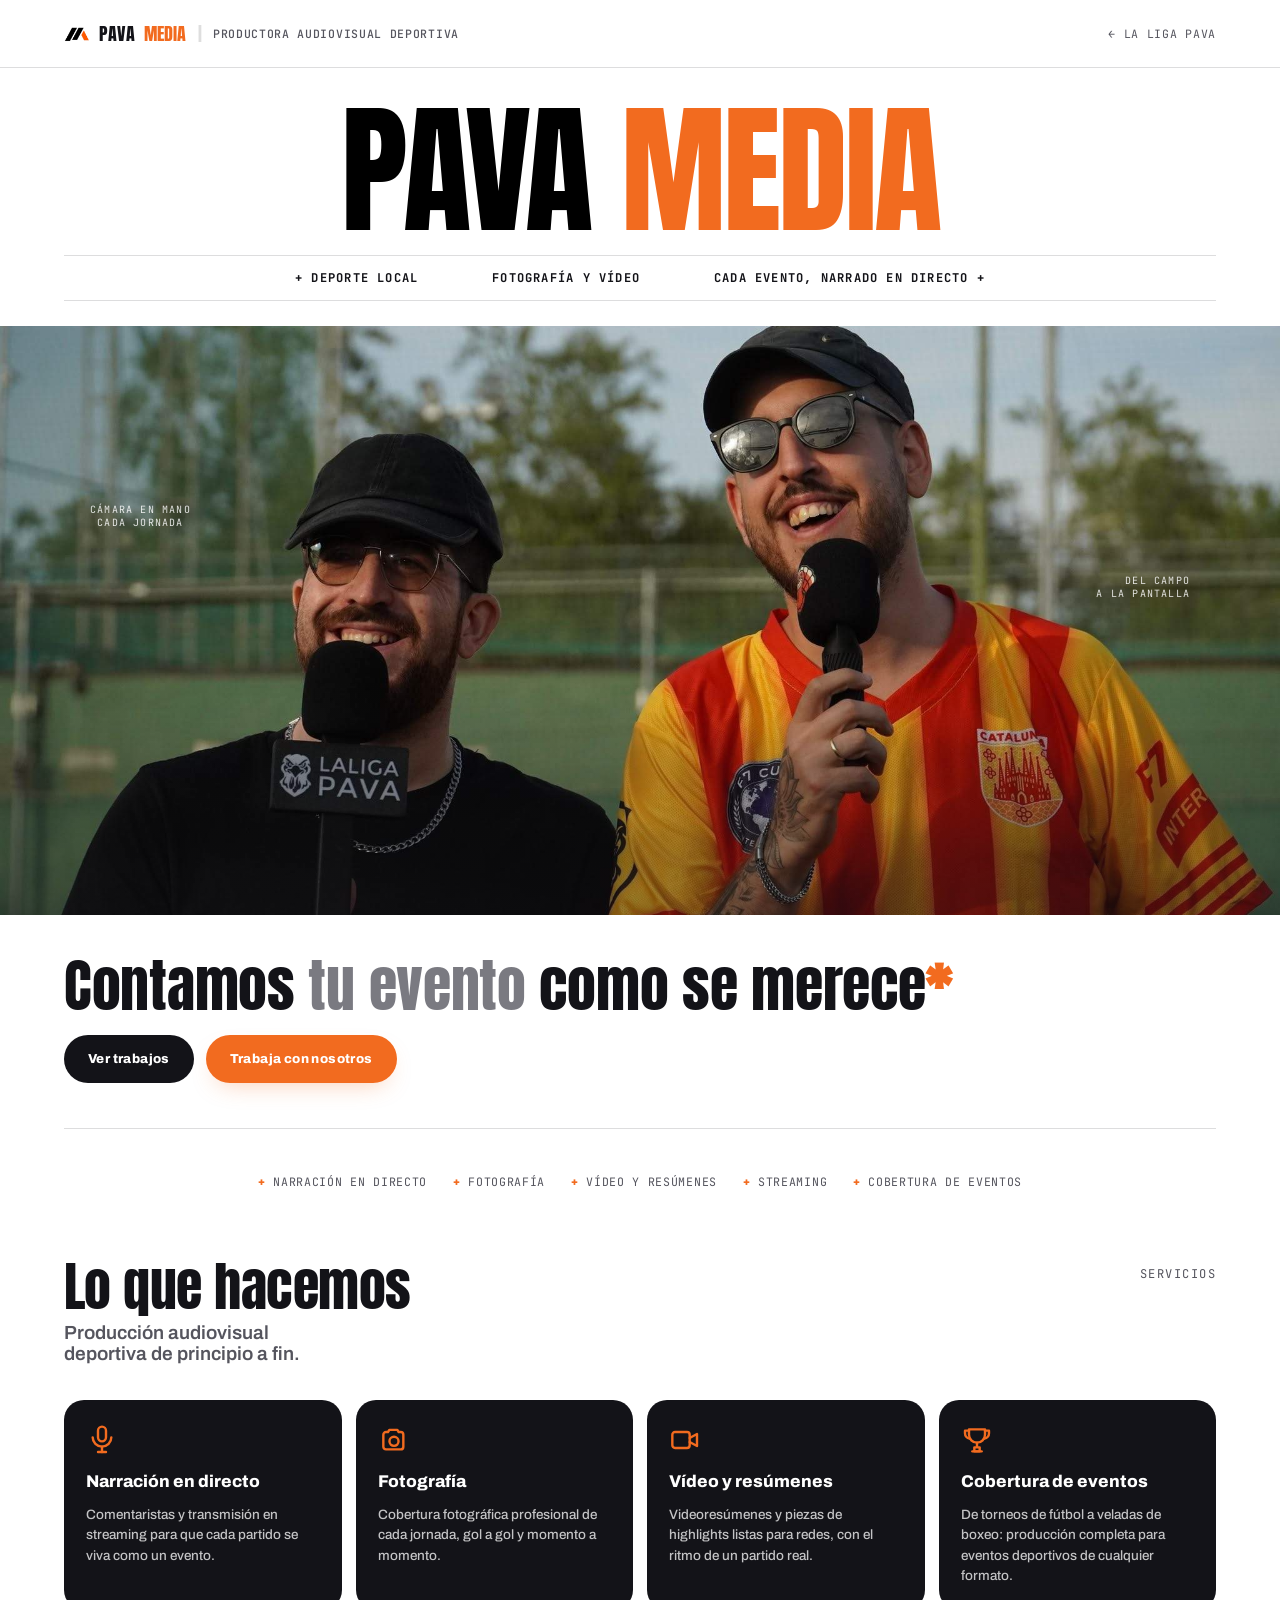
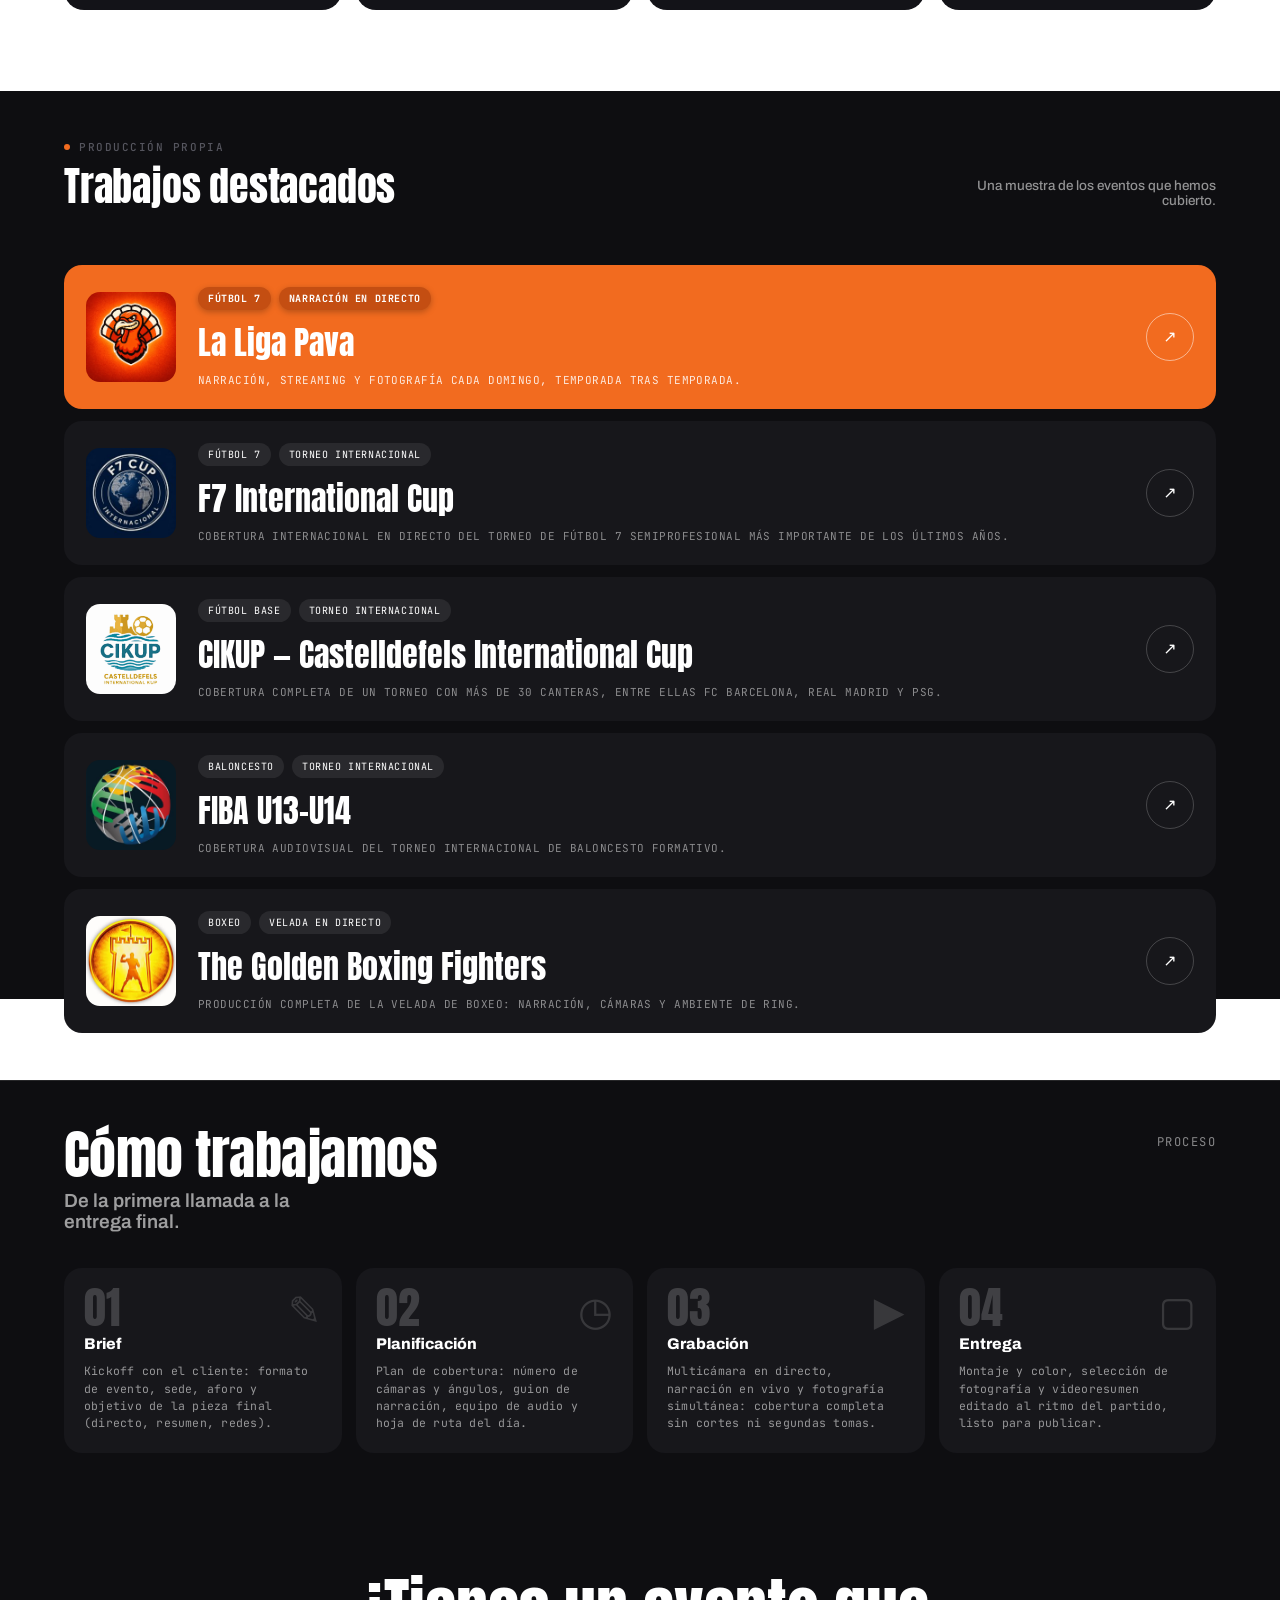
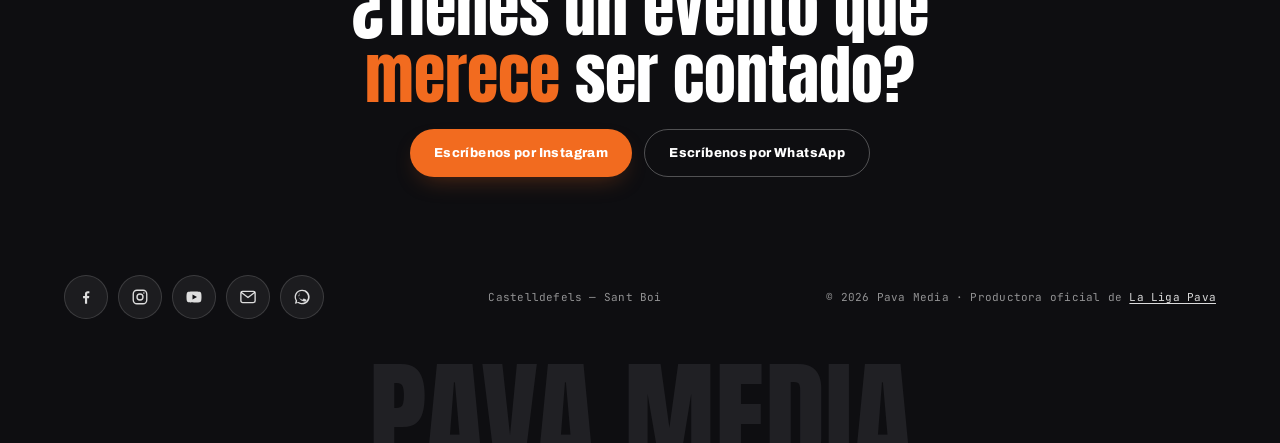
<file: Pava Media.html>
<!doctype html>
<html lang="es">
<head>
<meta charset="utf-8" />
<meta name="viewport" content="width=device-width, initial-scale=1, viewport-fit=cover" />
<meta name="theme-color" content="#0E0E11" />
<title>Pava Media | Productora Audiovisual Deportiva</title>
<meta name="apple-mobile-web-app-title" content="Pava Media" />
<meta name="application-name" content="Pava Media" />
<meta name="description" content="Pava Media: narración en directo, fotografía y producción de vídeo para eventos deportivos en Castelldefels y Sant Boi. Productora oficial de La Liga Pava." />
<meta name="robots" content="index, follow" />
<link rel="canonical" href="https://laligapava.com/Pava%20Media.html" />
<meta property="og:type" content="website" />
<meta property="og:title" content="Pava Media | Productora Audiovisual Deportiva" />
<meta property="og:description" content="Narración en directo, fotografía y producción de vídeo para eventos deportivos. Productora oficial de La Liga Pava." />
<meta property="og:image" content="https://laligapava.com/assets/quote-narradores.jpg" />
<meta property="og:locale" content="es_ES" />
<meta name="twitter:card" content="summary_large_image" />
<script type="application/ld+json">{"@context":"https://schema.org","@type":"Organization","name":"Pava Media","description":"Productora audiovisual deportiva: narración en directo, fotografía y producción de vídeo para eventos deportivos.","url":"https://laligapava.com/Pava%20Media.html","areaServed":["Castelldefels","Sant Boi"],"parentOrganization":{"@type":"Organization","name":"La Liga Pava","url":"https://laligapava.com/"}}</script>
<link rel="icon" href="assets/logo-pava-media-icon.png" />
<link rel="preconnect" href="https://fonts.googleapis.com" /><link rel="preconnect" href="https://fonts.gstatic.com" crossorigin /><link rel="stylesheet" href="https://fonts.googleapis.com/css2?family=Anton&family=Archivo:ital,wght@0,400;0,500;0,600;0,700;0,800;0,900;1,400&family=JetBrains+Mono:wght@400;500;700&display=swap" />
<link rel="stylesheet" href="liga-web-v8.css?v=1" />
<style>
.pm-topbar{position:fixed;top:0;left:0;right:0;z-index:100;display:flex;align-items:center;justify-content:space-between;padding:20px var(--pad);background:rgba(255,255,255,0.88);-webkit-backdrop-filter:blur(14px);backdrop-filter:blur(14px);box-shadow:0 1px 0 var(--line)}
.pm-topbar .wm{font-family:var(--font-display);font-size:clamp(15px,4vw,18px);letter-spacing:0.01em;display:flex;align-items:center;gap:9px}
.pm-topbar .wm img{height:26px;width:auto;display:block}
.pm-topbar .wm-sep{color:var(--line);font-weight:400;margin:0 2px}
.pm-topbar .wm-sub{font-family:var(--font-mono);font-size:11.5px;font-weight:500;letter-spacing:0.06em;text-transform:uppercase;color:var(--ink-soft)}
@media (max-width:640px){.pm-topbar .wm-sep,.pm-topbar .wm-sub{display:none}}
.pm-topbar a.back{font-family:var(--font-mono);font-size:11.5px;letter-spacing:0.06em;text-transform:uppercase;color:var(--ink-soft);display:flex;align-items:center;gap:6px}
.pm-topbar a.back:hover{color:var(--ink)}
.pm-hero{padding-top:96px}
@media (max-width:640px){.pm-hero{padding-top:78px}}
.pm-hero .hero-word span{font-size:clamp(34px,11vw,180px)}
.pm-hero-cta{display:flex;flex-wrap:wrap;gap:12px;margin-top:18px}
.pm-hero .hero-body h1{white-space:normal}
@media (max-width:480px){.pm-hero .hero-body h1{font-size:5.7vw;line-height:1.15;white-space:nowrap}}
@media (max-width:768px){.pm-hero .hero-tags{flex-wrap:nowrap;justify-content:center;gap:1.2vw;padding:10px 0;white-space:nowrap}.pm-hero .hero-tags,.pm-hero .hero-tags span{font-size:2.05vw;letter-spacing:.02em}}
@media (max-width:480px){.pm-hero .hero-tags{gap:1.1vw}.pm-hero .hero-tags,.pm-hero .hero-tags span{font-size:2.05vw}}
.svc-grid{margin-top:clamp(24px,4vh,40px);display:grid;grid-template-columns:repeat(4,1fr);gap:14px}
.svc-card{background:var(--ink);color:#fff;border-radius:20px;padding:24px 22px;display:flex;flex-direction:column;gap:14px;min-height:200px}
.svc-num{color:var(--red);line-height:0.8}
.svc-num svg{width:32px;height:32px}
.svc-title{font-weight:800;font-size:17px}
.svc-desc{font-size:13.5px;line-height:1.5;color:rgba(255,255,255,0.75);font-weight:500}
@media (max-width:900px){.svc-grid{grid-template-columns:1fr 1fr}}
@media (max-width:560px){.svc-grid{grid-template-columns:1fr}}
.proc-grid{margin-top:clamp(24px,4vh,40px);display:grid;grid-template-columns:repeat(4,1fr);gap:14px}
.proc-card{background:var(--black-2);border-radius:18px;padding:22px 20px;display:flex;flex-direction:column;gap:10px;position:relative}
.proc-wm{position:absolute;top:22px;right:20px;font-size:40px;opacity:.14;line-height:1;filter:grayscale(1);display:flex;align-items:center;justify-content:center;height:44px}
.proc-num{font-family:var(--font-display);font-size:44px;color:rgba(255,255,255,0.18);line-height:0.8}
.proc-title{font-weight:800;font-size:15.5px;color:#fff}
.proc-desc{font-family:var(--font-mono);font-size:11.5px;line-height:1.5;letter-spacing:0.02em;color:rgba(255,255,255,0.55)}
@media (max-width:900px){.proc-grid{grid-template-columns:1fr 1fr}}
@media (max-width:560px){.proc-grid{grid-template-columns:1fr}}
.pm-final{text-align:center;padding:clamp(20px,3vh,32px) var(--pad) clamp(56px,8vh,84px)}
#proceso{margin-top:clamp(56px,9vh,96px)}
#proceso .paths-head .lbl-l,#proceso .paths-head .lbl-r{color:rgba(255,255,255,0.55)}
@media (max-width:480px){#proceso{margin-top:40px}}
.pm-final h3{font-family:var(--font-display);font-weight:400;font-size:clamp(30px,7vw,64px);line-height:1.05;margin:0 0 20px;color:#fff}
.pm-final h3 .hl{color:var(--red)}
.pm-final-ctas{display:flex;flex-wrap:wrap;gap:12px;justify-content:center}
.pm-footer-wordmark span{font-size:clamp(28px,9.5vw,150px)}
.pm-wa{color:#fff;border-color:rgba(255,255,255,0.28);transition:box-shadow .3s,border-color .3s}
.pm-wa:hover{border-color:#25D366;box-shadow:0 0 0 3px rgba(37,211,102,0.25),0 0 24px rgba(37,211,102,0.55)}
.closing{padding-top:clamp(8px,1.5vh,16px)}
@media (max-width:768px){.pm-hero .values-row{flex-wrap:nowrap;justify-content:center;gap:0.8vw;white-space:nowrap}.pm-hero .values-row,.pm-hero .values-row span{font-size:1.62vw;letter-spacing:0}}
@media (max-width:480px){
  .svc-card{min-height:0;padding:18px 16px;gap:10px}
  .svc-num{font-size:28px}
  .svc-title{font-size:15px}
  .svc-desc{font-size:12px;line-height:1.4}
  .proc-card{padding:16px 14px}
  .proc-num{font-size:34px}
  .proc-title{font-size:14px}
  .proc-desc{font-size:10.5px;line-height:1.4}
  .ev-row .info .d{font-size:9px}
  .pm-final h3{font-size:clamp(22px,7.5vw,30px);white-space:nowrap}
.pm-mob-br{display:none}
@media (max-width:480px){.pm-mob-br{display:block}.pm-final h3{font-size:9.2vw;line-height:1.12}}
}
.closing-inline h3,.why-head h2,.events-head h2{white-space:normal !important}
</style>
</head>
<body>

<template id="__bundler_thumbnail" data-bg-color="#0E0E11">
<svg viewBox="0 0 200 200" xmlns="http://www.w3.org/2000/svg">
<rect width="200" height="200" fill="#0E0E11"/>
<text x="100" y="115" font-family="Arial,sans-serif" font-size="52" font-weight="900" fill="#F26B1F" text-anchor="middle">PM</text>
</svg>
</template>

<div class="pm-topbar">
  <span class="wm"><img src="assets/logo-pava-media-mark.png" alt="">PAVA <span style="color:var(--red)">MEDIA</span><span class="wm-sep">|</span><span class="wm-sub">Productora Audiovisual Deportiva</span></span>
  <a class="back" href="https://laligapava.com/" target="_blank" rel="noopener">← La Liga Pava</a>
</div>

<header class="hero pm-hero" id="top" data-screen-label="Hero" style="background:var(--paper)">
  <div class="hero-word reveal" aria-hidden="true"><span>PAVA </span><span class="o">MEDIA</span></div>
  <div class="wrap">
    <div class="hero-tags reveal">
      <span>+ Deporte local</span>
      <span>Fotografía y vídeo</span>
      <span>Cada evento, narrado en directo +</span>
    </div>
  </div>
  <div class="hero-photo-wrap reveal">
    <div class="hero-photo">
      <img src="assets/quote-narradores.jpg" alt="Narradores de Pava Media en directo" loading="eager" decoding="async" width="800" height="1000" style="object-position:center 25%" />
      <div class="hero-floater fl">Cámara en mano<br/>cada jornada</div>
      <div class="hero-floater fr">Del campo<br/>a la pantalla</div>
    </div>
  </div>
  <div class="wrap">
    <div class="hero-body reveal" data-delay="1">
      <h1>Contamos <span class="g">tu evento</span> como se merece<span class="ast">*</span></h1>
    </div>
    <div class="pm-hero-cta reveal" data-delay="1">
      <a class="btn btn-dark" href="#trabajos">Ver trabajos</a>
      <a class="btn btn-primary" href="https://instagram.com/lapavamedia" target="_blank" rel="noopener">Trabaja con nosotros</a>
    </div>
    <div class="values-row reveal" data-delay="1">
      <span><span class="x">+</span> Narración en directo</span>
      <span><span class="x">+</span> Fotografía</span>
      <span><span class="x">+</span> Vídeo y resúmenes</span>
      <span><span class="x">+</span> Streaming</span>
      <span><span class="x">+</span> Cobertura de eventos</span>
    </div>
  </div>
</header>

<section class="why" id="servicios" data-screen-label="Servicios">
  <div class="wrap">
    <div class="why-head">
      <div>
        <h2 class="reveal">Lo que hacemos</h2>
        <p class="why-sub reveal" data-delay="1">Producción audiovisual deportiva de principio a fin.</p>
      </div>
      <div class="lbl reveal" data-delay="1">Servicios</div>
    </div>
    <div class="svc-grid reveal" data-delay="1">
      <div class="svc-card">
        <div class="svc-num"><svg viewBox="0 0 24 24" fill="none" stroke="currentColor" stroke-width="1.8" stroke-linecap="round" stroke-linejoin="round"><rect x="9" y="2" width="6" height="11" rx="3"/><path d="M5 10a7 7 0 0 0 14 0"/><path d="M12 17v4"/><path d="M9 21h6"/></svg></div>
        <div class="svc-title">Narración en directo</div>
        <div class="svc-desc">Comentaristas y transmisión en streaming para que cada partido se viva como un evento.</div>
      </div>
      <div class="svc-card">
        <div class="svc-num"><svg viewBox="0 0 24 24" fill="none" stroke="currentColor" stroke-width="1.8" stroke-linecap="round" stroke-linejoin="round"><path d="M4 8a2 2 0 0 1 2-2h1.5l1-1.6h6l1 1.6H17a2 2 0 0 1 2 2v9a2 2 0 0 1-2 2H6a2 2 0 0 1-2-2V8Z"/><circle cx="12" cy="13" r="3.4"/></svg></div>
        <div class="svc-title">Fotografía</div>
        <div class="svc-desc">Cobertura fotográfica profesional de cada jornada, gol a gol y momento a momento.</div>
      </div>
      <div class="svc-card">
        <div class="svc-num"><svg viewBox="0 0 24 24" fill="none" stroke="currentColor" stroke-width="1.8" stroke-linecap="round" stroke-linejoin="round"><rect x="2.5" y="6" width="13" height="12" rx="2"/><path d="M15.5 10.5 21 7.5v9l-5.5-3"/></svg></div>
        <div class="svc-title">Vídeo y resúmenes</div>
        <div class="svc-desc">Videoresúmenes y piezas de highlights listas para redes, con el ritmo de un partido real.</div>
      </div>
      <div class="svc-card">
        <div class="svc-num"><svg viewBox="0 0 24 24" fill="none" stroke="currentColor" stroke-width="1.8" stroke-linecap="round" stroke-linejoin="round"><path d="M6 4h12v4a6 6 0 0 1-12 0V4Z"/><path d="M6 5H3v2a4 4 0 0 0 3.4 4"/><path d="M18 5h3v2a4 4 0 0 1-3.4 4"/><path d="M12 14v3"/><path d="M8.5 20.5h7"/><path d="M10 17.5h4v3h-4z"/></svg></div>
        <div class="svc-title">Cobertura de eventos</div>
        <div class="svc-desc">De torneos de fútbol a veladas de boxeo: producción completa para eventos deportivos de cualquier formato.</div>
      </div>
    </div>
  </div>
</section>

<section class="events" id="trabajos" data-screen-label="Trabajos destacados">
  <div class="wrap">
    <div class="events-head">
      <div>
        <div class="eyebrow reveal"><span class="dot rec"></span>Producción propia</div>
        <h2 class="reveal" data-delay="1">Trabajos destacados</h2>
      </div>
      <div class="lead reveal" data-delay="1">Una muestra de los eventos que hemos cubierto.</div>
    </div>
    <div class="ev-list">
      <a class="ev-row hi reveal" href="https://www.youtube.com/@laligapava/videos" target="_blank" rel="noopener">
        <div class="thumb"><img src="assets/logo-domingo-pavo.png" alt="La Liga Pava" loading="lazy" decoding="async" width="100" height="100" /></div>
        <div class="info">
          <div class="tags"><span>Fútbol 7</span><span>Narración en directo</span></div>
          <div class="t">La Liga Pava</div>
          <div class="d">Narración, streaming y fotografía cada domingo, temporada tras temporada.</div>
        </div>
        <div class="go">↗</div>
      </a>
      <a class="ev-row reveal" href="https://www.youtube.com/@laligapava/videos" target="_blank" rel="noopener">
        <div class="thumb logo"><img src="assets/f7-cup-logo.jpeg" alt="F7 International Cup" loading="lazy" decoding="async" width="100" height="100" /></div>
        <div class="info">
          <div class="tags"><span>Fútbol 7</span><span>Torneo internacional</span></div>
          <div class="t">F7 International Cup</div>
          <div class="d">Cobertura internacional en directo del torneo de fútbol 7 semiprofesional más importante de los últimos años.</div>
        </div>
        <div class="go">↗</div>
      </a>
      <a class="ev-row reveal" href="https://www.youtube.com/live/lwybAEVHNfo?si=dRZLAchEvrnhex35" target="_blank" rel="noopener">
        <div class="thumb logo"><img src="assets/ev-cikup-logo.png" alt="CIKUP" loading="lazy" decoding="async" width="100" height="100" /></div>
        <div class="info">
          <div class="tags"><span>Fútbol base</span><span>Torneo internacional</span></div>
          <div class="t">CIKUP — Castelldefels International Cup</div>
          <div class="d">Cobertura completa de un torneo con más de 30 canteras, entre ellas FC Barcelona, Real Madrid y PSG.</div>
        </div>
        <div class="go">↗</div>
      </a>
      <a class="ev-row reveal" href="https://www.youtube.com/watch?v=To068-Gjrk4" target="_blank" rel="noopener">
        <div class="thumb logo"><img src="assets/ev-fiba-logo.png" alt="FIBA U13-U14" loading="lazy" decoding="async" width="100" height="100" /></div>
        <div class="info">
          <div class="tags"><span>Baloncesto</span><span>Torneo internacional</span></div>
          <div class="t">FIBA U13-U14</div>
          <div class="d">Cobertura audiovisual del torneo internacional de baloncesto formativo.</div>
        </div>
        <div class="go">↗</div>
      </a>
      <a class="ev-row reveal" href="https://www.twitch.tv/videos/2793326987" target="_blank" rel="noopener">
        <div class="thumb logo"><img src="assets/ev-boxing-logo.png" alt="The Golden Boxing Fighters" loading="lazy" decoding="async" width="100" height="100" /></div>
        <div class="info">
          <div class="tags"><span>Boxeo</span><span>Velada en directo</span></div>
          <div class="t">The Golden Boxing Fighters</div>
          <div class="d">Producción completa de la velada de boxeo: narración, cámaras y ambiente de ring.</div>
        </div>
        <div class="go">↗</div>
      </a>
    </div>
  </div>
</section>

<section class="paths" id="proceso" data-screen-label="Proceso" style="background:var(--black);color:#fff;border-top:1px solid rgba(255,255,255,0.1)">
  <div class="wrap">
    <div class="why-head">
      <div>
        <h2 class="reveal" style="color:#fff">Cómo trabajamos</h2>
        <p class="why-sub reveal" data-delay="1" style="color:rgba(255,255,255,0.6)">De la primera llamada a la entrega final.</p>
      </div>
      <div class="lbl reveal" data-delay="1" style="color:rgba(255,255,255,0.5)">Proceso</div>
    </div>
    <div class="proc-grid reveal" data-delay="1">
      <div class="proc-card">
        <span class="proc-wm">✎</span>
        <div class="proc-num">01</div>
        <div class="proc-title">Brief</div>
        <div class="proc-desc">Kickoff con el cliente: formato de evento, sede, aforo y objetivo de la pieza final (directo, resumen, redes).</div>
      </div>
      <div class="proc-card">
        <span class="proc-wm">◷</span>
        <div class="proc-num">02</div>
        <div class="proc-title">Planificación</div>
        <div class="proc-desc">Plan de cobertura: número de cámaras y ángulos, guion de narración, equipo de audio y hoja de ruta del día.</div>
      </div>
      <div class="proc-card">
        <span class="proc-wm">▶</span>
        <div class="proc-num">03</div>
        <div class="proc-title">Grabación</div>
        <div class="proc-desc">Multicámara en directo, narración en vivo y fotografía simultánea: cobertura completa sin cortes ni segundas tomas.</div>
      </div>
      <div class="proc-card">
        <span class="proc-wm">▢</span>
        <div class="proc-num">04</div>
        <div class="proc-title">Entrega</div>
        <div class="proc-desc">Montaje y color, selección de fotografía y videoresumen editado al ritmo del partido, listo para publicar.</div>
      </div>
    </div>
  </div>
</section>

<section class="closing" data-screen-label="CTA final">
  <div class="pm-final reveal">
    <h3>¿Tienes un evento que<br class="pm-mob-br"> <span class="hl">merece</span> ser contado?</h3>
    <div class="pm-final-ctas">
      <a class="btn btn-primary" href="https://instagram.com/lapavamedia" target="_blank" rel="noopener">Escríbenos por Instagram</a>
      <a class="btn btn-outline pm-wa" href="https://wa.me/34638704620?text=Hola%2C%20he%20visto%20la%20web%20de%20Pava%20Media%20y%20me%20interesa" target="_blank" rel="noopener">Escríbenos por WhatsApp</a>
    </div>
  </div>
</section>

<footer class="footer" data-screen-label="Footer">
  <div class="wrap">
    <div class="foot-contact" style="border-top:none;margin-top:0">
      <span>Castelldefels — Sant Boi</span>
      <div class="foot-social-icons">
        <a class="ico-btn facebook" href="https://facebook.com/laligapava2023" target="_blank" rel="noopener" aria-label="Facebook">
          <svg viewBox="0 0 24 24" fill="currentColor"><path d="M13.5 21v-7.5h2.5l.4-3H13.5V8.5c0-.87.24-1.46 1.49-1.46H16.5V4.35c-.26-.03-1.16-.11-2.2-.11-2.18 0-3.67 1.33-3.67 3.77V10.5H8.1v3h2.53V21h2.87Z"/></svg>
        </a>
        <a class="ico-btn instagram" href="https://instagram.com/lapavamedia" target="_blank" rel="noopener" aria-label="Instagram">
          <svg viewBox="0 0 24 24" fill="none" stroke="currentColor" stroke-width="1.8" stroke-linecap="round" stroke-linejoin="round"><rect x="3" y="3" width="18" height="18" rx="5"/><circle cx="12" cy="12" r="4"/><circle cx="17.2" cy="6.8" r="1" fill="currentColor" stroke="none"/></svg>
        </a>
        <a class="ico-btn youtube" href="https://youtube.com/@lapavamedia" target="_blank" rel="noopener" aria-label="YouTube">
          <svg viewBox="0 0 24 24" fill="currentColor"><path d="M22 12s0-3.4-.44-5a2.8 2.8 0 0 0-1.96-2C17.9 4.5 12 4.5 12 4.5s-5.9 0-7.6.5a2.8 2.8 0 0 0-1.96 2C2 8.6 2 12 2 12s0 3.4.44 5a2.8 2.8 0 0 0 1.96 2c1.7.5 7.6.5 7.6.5s5.9 0 7.6-.5a2.8 2.8 0 0 0 1.96-2c.44-1.6.44-5 .44-5Z" stroke="none"/><path d="M10 15.2V8.8l6 3.2-6 3.2Z" fill="var(--black)" stroke="none"/></svg>
        </a>
        <a class="ico-btn mail" href="mailto:lapavamedia@gmail.com" aria-label="Correo">
          <svg viewBox="0 0 24 24" fill="none" stroke="currentColor" stroke-width="1.8" stroke-linecap="round" stroke-linejoin="round"><rect x="2.5" y="4.5" width="19" height="15" rx="2.4"/><path d="M3.2 6l8.8 6.6L20.8 6"/></svg>
        </a>
        <a class="ico-btn whatsapp" href="https://wa.me/34638704620?text=Hola%2C%20he%20visto%20la%20web%20de%20Pava%20Media%20y%20me%20interesa" target="_blank" rel="noopener" aria-label="WhatsApp">
          <svg viewBox="0 0 24 24" fill="currentColor"><path d="M12 2.2A9.8 9.8 0 0 0 3.6 17l-1.1 4 4.1-1.1A9.8 9.8 0 1 0 12 2.2Zm0 1.8a8 8 0 1 1-4.3 14.8l-.3-.2-2.4.6.6-2.3-.2-.3A8 8 0 0 1 12 4Zm-3 4c-.2 0-.5 0-.7.4-.2.4-.9 1-.9 2.3s.9 2.6 1.1 2.8c.1.2 1.8 2.9 4.5 3.9 2.2.9 2.7.7 3.1.6.5-.1 1.5-.6 1.7-1.2.2-.6.2-1.1.2-1.2-.1-.1-.4-.2-.8-.4-.4-.2-2.2-1.1-2.5-1.2-.3-.1-.5-.2-.8.2-.2.3-.9 1.1-1.1 1.3-.2.2-.4.3-.8.1-.3-.2-1.4-.5-2.6-1.6-1-.9-1.6-2-1.8-2.3-.2-.3 0-.5.1-.7.2-.2.4-.4.6-.7.2-.2.3-.4.4-.6.1-.2.1-.5 0-.7-.1-.2-.7-1.7-1-2.3-.2-.5-.4-.4-.6-.4Z"/></svg>
        </a>
      </div>
      <span>© 2026 Pava Media · Productora oficial de <a href="https://laligapava.com/" target="_blank" rel="noopener">La Liga Pava</a></span>
    </div>
  </div>
  <div class="foot-wordmark pm-footer-wordmark" aria-hidden="true"><span>PAVA MEDIA</span></div>
</footer>

<script>
(function(){
  var els = document.querySelectorAll('.reveal');
  var io = new IntersectionObserver(function(entries){
    entries.forEach(function(e){ if(e.isIntersecting){ e.target.classList.add('in'); io.unobserve(e.target); } });
  },{threshold:0.15});
  els.forEach(function(el){ io.observe(el); });
})();
</script>
</body>
</html>
</file>
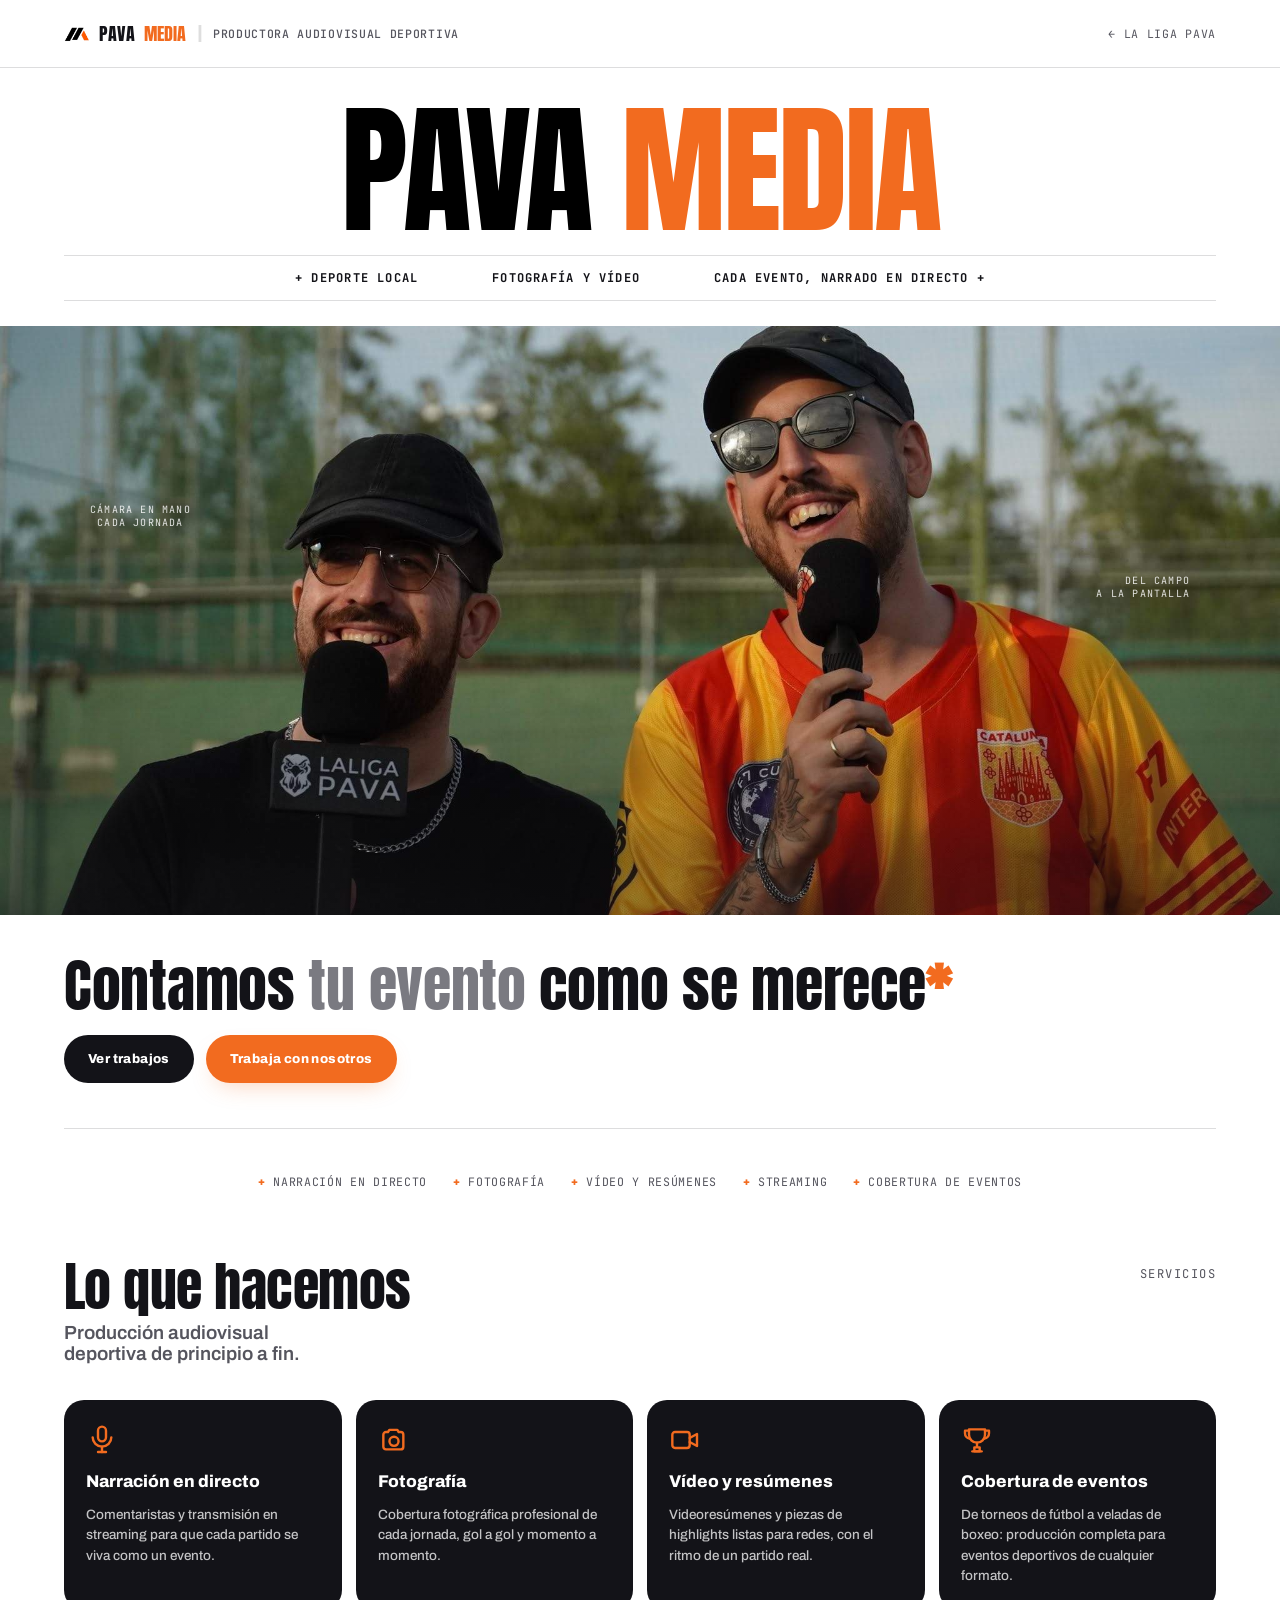
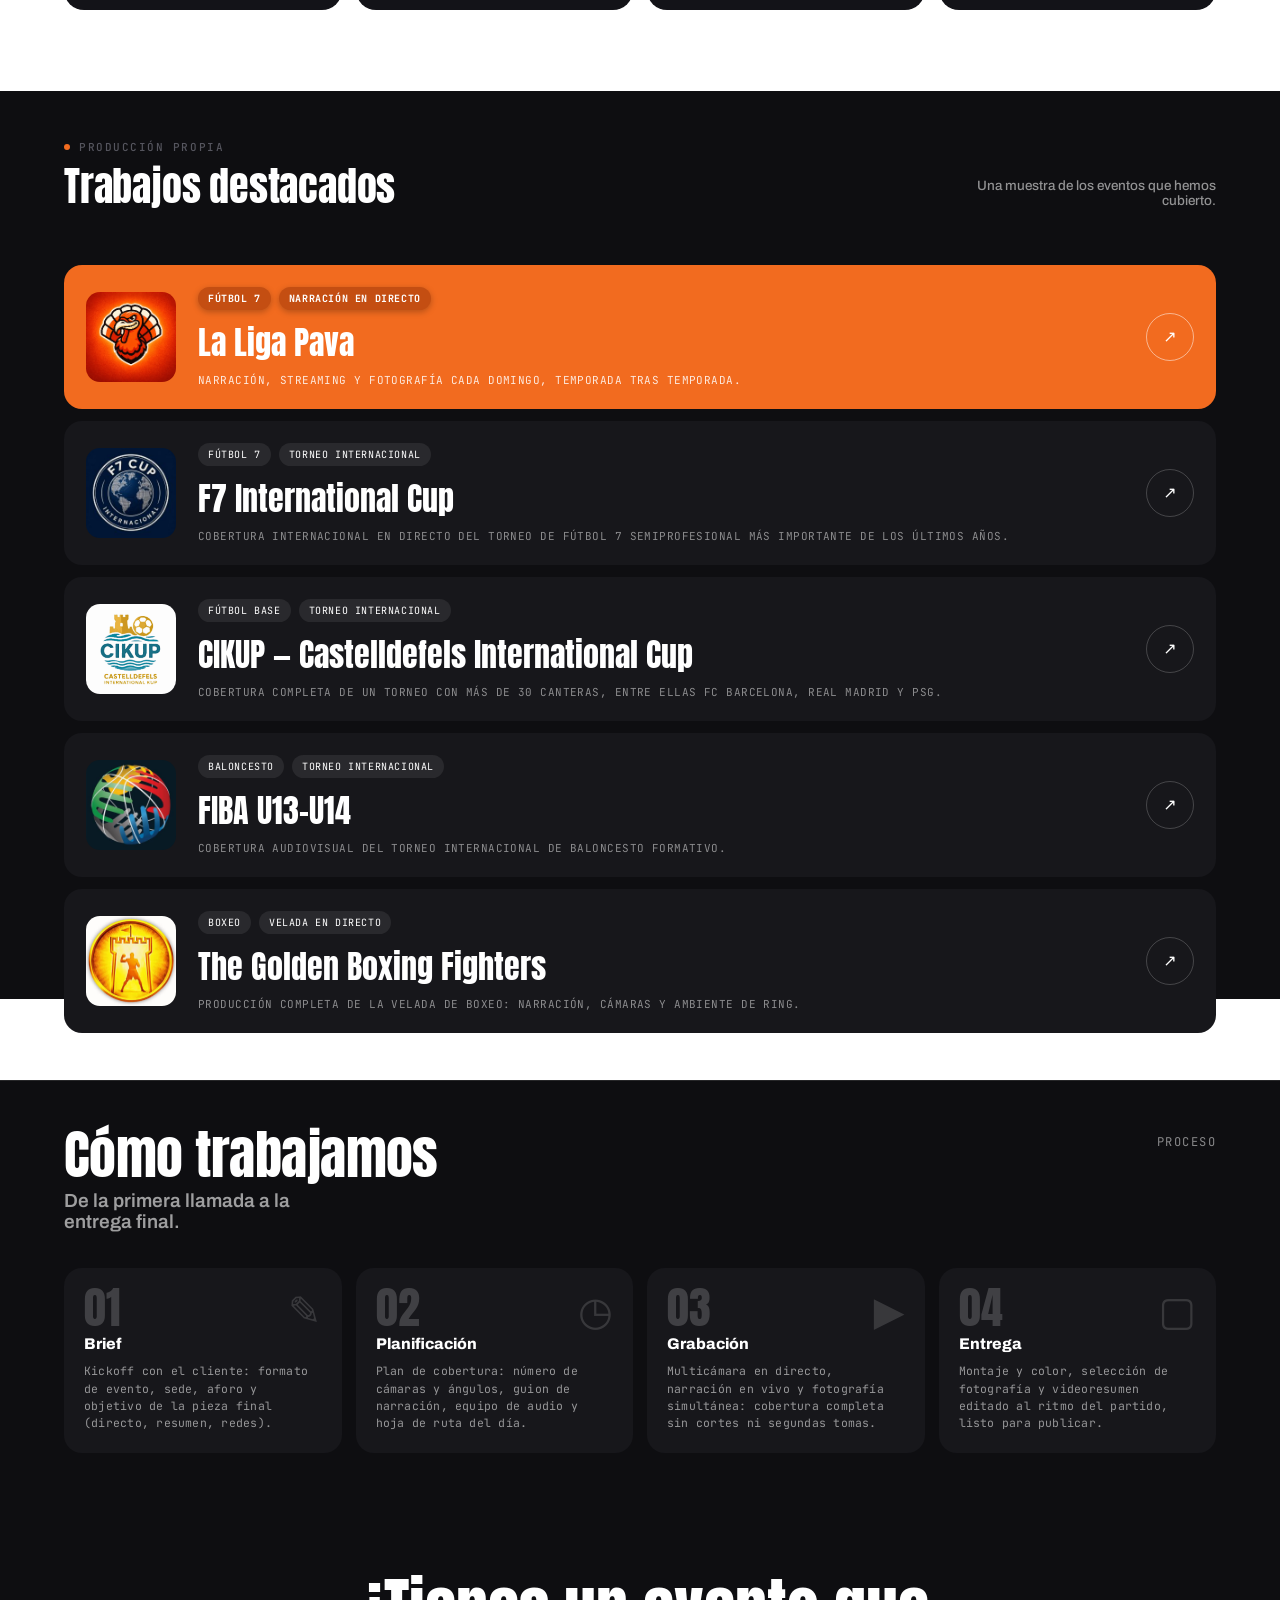
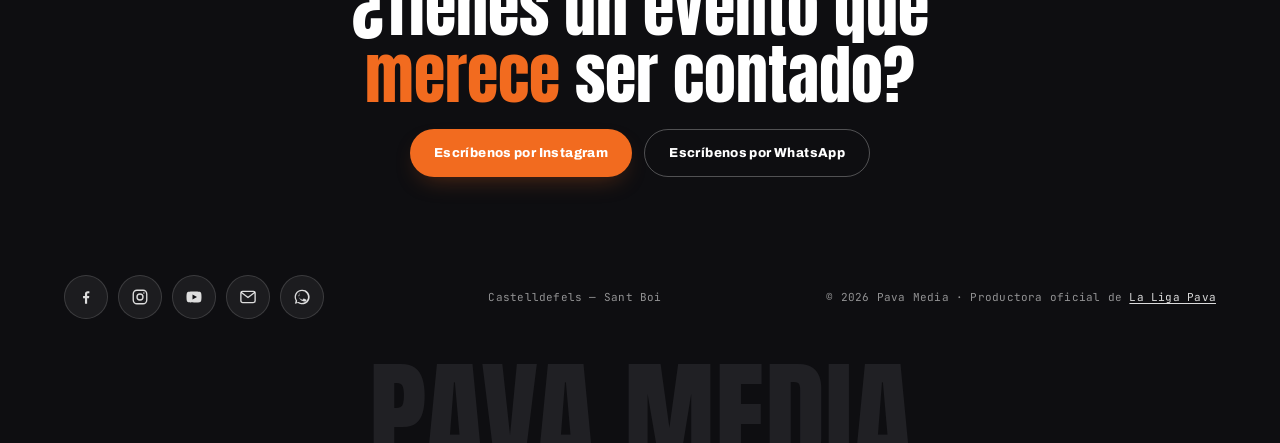
<file: pava-media.html>
<!doctype html>
<html lang="es">
<head>
<meta charset="utf-8" />
<meta name="viewport" content="width=device-width, initial-scale=1, viewport-fit=cover" />
<meta name="theme-color" content="#0E0E11" />
<title>Pava Media | Productora Audiovisual Deportiva</title>
<meta name="apple-mobile-web-app-title" content="Pava Media" />
<meta name="application-name" content="Pava Media" />
<meta name="description" content="Pava Media: narración en directo, fotografía y producción de vídeo para eventos deportivos en Castelldefels y Sant Boi. Productora oficial de La Liga Pava." />
<meta name="robots" content="index, follow" />
<link rel="canonical" href="https://laligapava.com/Pava%20Media.html" />
<meta property="og:type" content="website" />
<meta property="og:title" content="Pava Media | Productora Audiovisual Deportiva" />
<meta property="og:description" content="Narración en directo, fotografía y producción de vídeo para eventos deportivos. Productora oficial de La Liga Pava." />
<meta property="og:image" content="https://laligapava.com/assets/quote-narradores.jpg" />
<meta property="og:locale" content="es_ES" />
<meta name="twitter:card" content="summary_large_image" />
<script type="application/ld+json">{"@context":"https://schema.org","@type":"Organization","name":"Pava Media","description":"Productora audiovisual deportiva: narración en directo, fotografía y producción de vídeo para eventos deportivos.","url":"https://laligapava.com/Pava%20Media.html","areaServed":["Castelldefels","Sant Boi"],"parentOrganization":{"@type":"Organization","name":"La Liga Pava","url":"https://laligapava.com/"}}</script>
<link rel="icon" href="assets/logo-pava-media-icon.png" />
<link rel="preconnect" href="https://fonts.googleapis.com" /><link rel="preconnect" href="https://fonts.gstatic.com" crossorigin /><link rel="stylesheet" href="https://fonts.googleapis.com/css2?family=Anton&family=Archivo:ital,wght@0,400;0,500;0,600;0,700;0,800;0,900;1,400&family=JetBrains+Mono:wght@400;500;700&display=swap" />
<link rel="stylesheet" href="liga-web-v8.css?v=1" />
<style>
.pm-topbar{position:fixed;top:0;left:0;right:0;z-index:100;display:flex;align-items:center;justify-content:space-between;padding:20px var(--pad);background:rgba(255,255,255,0.88);-webkit-backdrop-filter:blur(14px);backdrop-filter:blur(14px);box-shadow:0 1px 0 var(--line)}
.pm-topbar .wm{font-family:var(--font-display);font-size:clamp(15px,4vw,18px);letter-spacing:0.01em;display:flex;align-items:center;gap:9px}
.pm-topbar .wm img{height:26px;width:auto;display:block}
.pm-topbar .wm-sep{color:var(--line);font-weight:400;margin:0 2px}
.pm-topbar .wm-sub{font-family:var(--font-mono);font-size:11.5px;font-weight:500;letter-spacing:0.06em;text-transform:uppercase;color:var(--ink-soft)}
@media (max-width:640px){.pm-topbar .wm-sep,.pm-topbar .wm-sub{display:none}}
.pm-topbar a.back{font-family:var(--font-mono);font-size:11.5px;letter-spacing:0.06em;text-transform:uppercase;color:var(--ink-soft);display:flex;align-items:center;gap:6px}
.pm-topbar a.back:hover{color:var(--ink)}
.pm-hero{padding-top:96px}
@media (max-width:640px){.pm-hero{padding-top:78px}}
.pm-hero .hero-word span{font-size:clamp(34px,11vw,180px)}
.pm-hero-cta{display:flex;flex-wrap:wrap;gap:12px;margin-top:18px}
.pm-hero .hero-body h1{white-space:normal}
@media (max-width:480px){.pm-hero .hero-body h1{font-size:5.7vw;line-height:1.15;white-space:nowrap}}
@media (max-width:768px){.pm-hero .hero-tags{flex-wrap:nowrap;justify-content:center;gap:1.2vw;padding:10px 0;white-space:nowrap}.pm-hero .hero-tags,.pm-hero .hero-tags span{font-size:2.05vw;letter-spacing:.02em}}
@media (max-width:480px){.pm-hero .hero-tags{gap:1.1vw}.pm-hero .hero-tags,.pm-hero .hero-tags span{font-size:2.05vw}}
.svc-grid{margin-top:clamp(24px,4vh,40px);display:grid;grid-template-columns:repeat(4,1fr);gap:14px}
.svc-card{background:var(--ink);color:#fff;border-radius:20px;padding:24px 22px;display:flex;flex-direction:column;gap:14px;min-height:200px}
.svc-num{color:var(--red);line-height:0.8}
.svc-num svg{width:32px;height:32px}
.svc-title{font-weight:800;font-size:17px}
.svc-desc{font-size:13.5px;line-height:1.5;color:rgba(255,255,255,0.75);font-weight:500}
@media (max-width:900px){.svc-grid{grid-template-columns:1fr 1fr}}
@media (max-width:560px){.svc-grid{grid-template-columns:1fr}}
.proc-grid{margin-top:clamp(24px,4vh,40px);display:grid;grid-template-columns:repeat(4,1fr);gap:14px}
.proc-card{background:var(--black-2);border-radius:18px;padding:22px 20px;display:flex;flex-direction:column;gap:10px;position:relative}
.proc-wm{position:absolute;top:22px;right:20px;font-size:40px;opacity:.14;line-height:1;filter:grayscale(1);display:flex;align-items:center;justify-content:center;height:44px}
.proc-num{font-family:var(--font-display);font-size:44px;color:rgba(255,255,255,0.18);line-height:0.8}
.proc-title{font-weight:800;font-size:15.5px;color:#fff}
.proc-desc{font-family:var(--font-mono);font-size:11.5px;line-height:1.5;letter-spacing:0.02em;color:rgba(255,255,255,0.55)}
@media (max-width:900px){.proc-grid{grid-template-columns:1fr 1fr}}
@media (max-width:560px){.proc-grid{grid-template-columns:1fr}}
.pm-final{text-align:center;padding:clamp(20px,3vh,32px) var(--pad) clamp(56px,8vh,84px)}
#proceso{margin-top:clamp(56px,9vh,96px)}
#proceso .paths-head .lbl-l,#proceso .paths-head .lbl-r{color:rgba(255,255,255,0.55)}
@media (max-width:480px){#proceso{margin-top:40px}}
.pm-final h3{font-family:var(--font-display);font-weight:400;font-size:clamp(30px,7vw,64px);line-height:1.05;margin:0 0 20px;color:#fff}
.pm-final h3 .hl{color:var(--red)}
.pm-final-ctas{display:flex;flex-wrap:wrap;gap:12px;justify-content:center}
.pm-footer-wordmark span{font-size:clamp(28px,9.5vw,150px)}
.pm-wa{color:#fff;border-color:rgba(255,255,255,0.28);transition:box-shadow .3s,border-color .3s}
.pm-wa:hover{border-color:#25D366;box-shadow:0 0 0 3px rgba(37,211,102,0.25),0 0 24px rgba(37,211,102,0.55)}
.closing{padding-top:clamp(8px,1.5vh,16px)}
@media (max-width:768px){.pm-hero .values-row{flex-wrap:nowrap;justify-content:center;gap:0.8vw;white-space:nowrap}.pm-hero .values-row,.pm-hero .values-row span{font-size:1.62vw;letter-spacing:0}}
@media (max-width:480px){
  .svc-card{min-height:0;padding:18px 16px;gap:10px}
  .svc-num{font-size:28px}
  .svc-title{font-size:15px}
  .svc-desc{font-size:12px;line-height:1.4}
  .proc-card{padding:16px 14px}
  .proc-num{font-size:34px}
  .proc-title{font-size:14px}
  .proc-desc{font-size:10.5px;line-height:1.4}
  .ev-row .info .d{font-size:9px}
  .pm-final h3{font-size:clamp(22px,7.5vw,30px);white-space:nowrap}
.pm-mob-br{display:none}
@media (max-width:480px){.pm-mob-br{display:block}.pm-final h3{font-size:9.2vw;line-height:1.12}}
}
.closing-inline h3,.why-head h2,.events-head h2{white-space:normal !important}
</style>
</head>
<body>

<template id="__bundler_thumbnail" data-bg-color="#0E0E11">
<svg viewBox="0 0 200 200" xmlns="http://www.w3.org/2000/svg">
<rect width="200" height="200" fill="#0E0E11"/>
<text x="100" y="115" font-family="Arial,sans-serif" font-size="52" font-weight="900" fill="#F26B1F" text-anchor="middle">PM</text>
</svg>
</template>

<div class="pm-topbar">
  <span class="wm"><img src="assets/logo-pava-media-mark.png" alt="">PAVA <span style="color:var(--red)">MEDIA</span><span class="wm-sep">|</span><span class="wm-sub">Productora Audiovisual Deportiva</span></span>
  <a class="back" href="https://laligapava.com/" target="_blank" rel="noopener">← La Liga Pava</a>
</div>

<header class="hero pm-hero" id="top" data-screen-label="Hero" style="background:var(--paper)">
  <div class="hero-word reveal" aria-hidden="true"><span>PAVA </span><span class="o">MEDIA</span></div>
  <div class="wrap">
    <div class="hero-tags reveal">
      <span>+ Deporte local</span>
      <span>Fotografía y vídeo</span>
      <span>Cada evento, narrado en directo +</span>
    </div>
  </div>
  <div class="hero-photo-wrap reveal">
    <div class="hero-photo">
      <img src="assets/quote-narradores.jpg" alt="Narradores de Pava Media en directo" loading="eager" decoding="async" width="800" height="1000" style="object-position:center 25%" />
      <div class="hero-floater fl">Cámara en mano<br/>cada jornada</div>
      <div class="hero-floater fr">Del campo<br/>a la pantalla</div>
    </div>
  </div>
  <div class="wrap">
    <div class="hero-body reveal" data-delay="1">
      <h1>Contamos <span class="g">tu evento</span> como se merece<span class="ast">*</span></h1>
    </div>
    <div class="pm-hero-cta reveal" data-delay="1">
      <a class="btn btn-dark" href="#trabajos">Ver trabajos</a>
      <a class="btn btn-primary" href="https://laligapava.fillout.com/staff" target="_blank" rel="noopener">Trabaja con nosotros</a>
    </div>
    <div class="values-row reveal" data-delay="1">
      <span><span class="x">+</span> Narración en directo</span>
      <span><span class="x">+</span> Fotografía</span>
      <span><span class="x">+</span> Vídeo y resúmenes</span>
      <span><span class="x">+</span> Streaming</span>
      <span><span class="x">+</span> Cobertura de eventos</span>
    </div>
  </div>
</header>

<section class="why" id="servicios" data-screen-label="Servicios">
  <div class="wrap">
    <div class="why-head">
      <div>
        <h2 class="reveal">Lo que hacemos</h2>
        <p class="why-sub reveal" data-delay="1">Producción audiovisual deportiva de principio a fin.</p>
      </div>
      <div class="lbl reveal" data-delay="1">Servicios</div>
    </div>
    <div class="svc-grid reveal" data-delay="1">
      <div class="svc-card">
        <div class="svc-num"><svg viewBox="0 0 24 24" fill="none" stroke="currentColor" stroke-width="1.8" stroke-linecap="round" stroke-linejoin="round"><rect x="9" y="2" width="6" height="11" rx="3"/><path d="M5 10a7 7 0 0 0 14 0"/><path d="M12 17v4"/><path d="M9 21h6"/></svg></div>
        <div class="svc-title">Narración en directo</div>
        <div class="svc-desc">Comentaristas y transmisión en streaming para que cada partido se viva como un evento.</div>
      </div>
      <div class="svc-card">
        <div class="svc-num"><svg viewBox="0 0 24 24" fill="none" stroke="currentColor" stroke-width="1.8" stroke-linecap="round" stroke-linejoin="round"><path d="M4 8a2 2 0 0 1 2-2h1.5l1-1.6h6l1 1.6H17a2 2 0 0 1 2 2v9a2 2 0 0 1-2 2H6a2 2 0 0 1-2-2V8Z"/><circle cx="12" cy="13" r="3.4"/></svg></div>
        <div class="svc-title">Fotografía</div>
        <div class="svc-desc">Cobertura fotográfica profesional de cada jornada, gol a gol y momento a momento.</div>
      </div>
      <div class="svc-card">
        <div class="svc-num"><svg viewBox="0 0 24 24" fill="none" stroke="currentColor" stroke-width="1.8" stroke-linecap="round" stroke-linejoin="round"><rect x="2.5" y="6" width="13" height="12" rx="2"/><path d="M15.5 10.5 21 7.5v9l-5.5-3"/></svg></div>
        <div class="svc-title">Vídeo y resúmenes</div>
        <div class="svc-desc">Videoresúmenes y piezas de highlights listas para redes, con el ritmo de un partido real.</div>
      </div>
      <div class="svc-card">
        <div class="svc-num"><svg viewBox="0 0 24 24" fill="none" stroke="currentColor" stroke-width="1.8" stroke-linecap="round" stroke-linejoin="round"><path d="M6 4h12v4a6 6 0 0 1-12 0V4Z"/><path d="M6 5H3v2a4 4 0 0 0 3.4 4"/><path d="M18 5h3v2a4 4 0 0 1-3.4 4"/><path d="M12 14v3"/><path d="M8.5 20.5h7"/><path d="M10 17.5h4v3h-4z"/></svg></div>
        <div class="svc-title">Cobertura de eventos</div>
        <div class="svc-desc">De torneos de fútbol a veladas de boxeo: producción completa para eventos deportivos de cualquier formato.</div>
      </div>
    </div>
  </div>
</section>

<section class="events" id="trabajos" data-screen-label="Trabajos destacados">
  <div class="wrap">
    <div class="events-head">
      <div>
        <div class="eyebrow reveal"><span class="dot rec"></span>Producción propia</div>
        <h2 class="reveal" data-delay="1">Trabajos destacados</h2>
      </div>
      <div class="lead reveal" data-delay="1">Una muestra de los eventos que hemos cubierto.</div>
    </div>
    <div class="ev-list">
      <a class="ev-row hi reveal" href="https://www.youtube.com/@laligapava/videos" target="_blank" rel="noopener">
        <div class="thumb"><img src="assets/logo-domingo-pavo.png" alt="La Liga Pava" loading="lazy" decoding="async" width="100" height="100" /></div>
        <div class="info">
          <div class="tags"><span>Fútbol 7</span><span>Narración en directo</span></div>
          <div class="t">La Liga Pava</div>
          <div class="d">Narración, streaming y fotografía cada domingo, temporada tras temporada.</div>
        </div>
        <div class="go">↗</div>
      </a>
      <a class="ev-row reveal" href="https://www.youtube.com/@lapavamedia" target="_blank" rel="noopener">
        <div class="thumb logo"><img src="assets/f7-cup-logo.jpeg" alt="F7 International Cup" loading="lazy" decoding="async" width="100" height="100" /></div>
        <div class="info">
          <div class="tags"><span>Fútbol 7</span><span>Torneo internacional</span></div>
          <div class="t">F7 International Cup</div>
          <div class="d">Cobertura internacional en directo del torneo de fútbol 7 semiprofesional más importante de los últimos años.</div>
        </div>
        <div class="go">↗</div>
      </a>
      <a class="ev-row reveal" href="https://www.youtube.com/live/lwybAEVHNfo?si=dRZLAchEvrnhex35" target="_blank" rel="noopener">
        <div class="thumb logo"><img src="assets/ev-cikup-logo.png" alt="CIKUP" loading="lazy" decoding="async" width="100" height="100" /></div>
        <div class="info">
          <div class="tags"><span>Fútbol base</span><span>Torneo internacional</span></div>
          <div class="t">CIKUP — Castelldefels International Cup</div>
          <div class="d">Cobertura completa de un torneo con más de 30 canteras, entre ellas FC Barcelona, Real Madrid y PSG.</div>
        </div>
        <div class="go">↗</div>
      </a>
      <a class="ev-row reveal" href="https://www.youtube.com/watch?v=To068-Gjrk4" target="_blank" rel="noopener">
        <div class="thumb logo"><img src="assets/ev-fiba-logo.png" alt="FIBA U13-U14" loading="lazy" decoding="async" width="100" height="100" /></div>
        <div class="info">
          <div class="tags"><span>Baloncesto</span><span>Torneo internacional</span></div>
          <div class="t">FIBA U13-U14</div>
          <div class="d">Cobertura audiovisual del torneo internacional de baloncesto formativo.</div>
        </div>
        <div class="go">↗</div>
      </a>
      <a class="ev-row reveal" href="https://www.twitch.tv/videos/2793326987" target="_blank" rel="noopener">
        <div class="thumb logo"><img src="assets/ev-boxing-logo.png" alt="The Golden Boxing Fighters" loading="lazy" decoding="async" width="100" height="100" /></div>
        <div class="info">
          <div class="tags"><span>Boxeo</span><span>Velada en directo</span></div>
          <div class="t">The Golden Boxing Fighters</div>
          <div class="d">Producción completa de la velada de boxeo: narración, cámaras y ambiente de ring.</div>
        </div>
        <div class="go">↗</div>
      </a>
    </div>
  </div>
</section>

<section class="paths" id="proceso" data-screen-label="Proceso" style="background:var(--black);color:#fff;border-top:1px solid rgba(255,255,255,0.1)">
  <div class="wrap">
    <div class="why-head">
      <div>
        <h2 class="reveal" style="color:#fff">Cómo trabajamos</h2>
        <p class="why-sub reveal" data-delay="1" style="color:rgba(255,255,255,0.6)">De la primera llamada a la entrega final.</p>
      </div>
      <div class="lbl reveal" data-delay="1" style="color:rgba(255,255,255,0.5)">Proceso</div>
    </div>
    <div class="proc-grid reveal" data-delay="1">
      <div class="proc-card">
        <span class="proc-wm">✎</span>
        <div class="proc-num">01</div>
        <div class="proc-title">Brief</div>
        <div class="proc-desc">Kickoff con el cliente: formato de evento, sede, aforo y objetivo de la pieza final (directo, resumen, redes).</div>
      </div>
      <div class="proc-card">
        <span class="proc-wm">◷</span>
        <div class="proc-num">02</div>
        <div class="proc-title">Planificación</div>
        <div class="proc-desc">Plan de cobertura: número de cámaras y ángulos, guion de narración, equipo de audio y hoja de ruta del día.</div>
      </div>
      <div class="proc-card">
        <span class="proc-wm">▶</span>
        <div class="proc-num">03</div>
        <div class="proc-title">Grabación</div>
        <div class="proc-desc">Multicámara en directo, narración en vivo y fotografía simultánea: cobertura completa sin cortes ni segundas tomas.</div>
      </div>
      <div class="proc-card">
        <span class="proc-wm">▢</span>
        <div class="proc-num">04</div>
        <div class="proc-title">Entrega</div>
        <div class="proc-desc">Montaje y color, selección de fotografía y videoresumen editado al ritmo del partido, listo para publicar.</div>
      </div>
    </div>
  </div>
</section>

<section class="closing" data-screen-label="CTA final">
  <div class="pm-final reveal">
    <h3>¿Tienes un evento que<br class="pm-mob-br"> <span class="hl">merece</span> ser contado?</h3>
    <div class="pm-final-ctas">
      <a class="btn btn-primary" href="https://instagram.com/lapavamedia" target="_blank" rel="noopener">Escríbenos por Instagram</a>
      <a class="btn btn-outline pm-wa" href="https://wa.me/34638704620?text=Hola%2C%20he%20visto%20la%20web%20de%20Pava%20Media%20y%20me%20interesa" target="_blank" rel="noopener">Escríbenos por WhatsApp</a>
    </div>
  </div>
</section>

<footer class="footer" data-screen-label="Footer">
  <div class="wrap">
    <div class="foot-contact" style="border-top:none;margin-top:0">
      <span>Castelldefels — Sant Boi</span>
      <div class="foot-social-icons">
        <a class="ico-btn facebook" href="https://facebook.com/laligapava2023" target="_blank" rel="noopener" aria-label="Facebook">
          <svg viewBox="0 0 24 24" fill="currentColor"><path d="M13.5 21v-7.5h2.5l.4-3H13.5V8.5c0-.87.24-1.46 1.49-1.46H16.5V4.35c-.26-.03-1.16-.11-2.2-.11-2.18 0-3.67 1.33-3.67 3.77V10.5H8.1v3h2.53V21h2.87Z"/></svg>
        </a>
        <a class="ico-btn instagram" href="https://instagram.com/lapavamedia" target="_blank" rel="noopener" aria-label="Instagram">
          <svg viewBox="0 0 24 24" fill="none" stroke="currentColor" stroke-width="1.8" stroke-linecap="round" stroke-linejoin="round"><rect x="3" y="3" width="18" height="18" rx="5"/><circle cx="12" cy="12" r="4"/><circle cx="17.2" cy="6.8" r="1" fill="currentColor" stroke="none"/></svg>
        </a>
        <a class="ico-btn youtube" href="https://youtube.com/@lapavamedia" target="_blank" rel="noopener" aria-label="YouTube">
          <svg viewBox="0 0 24 24" fill="currentColor"><path d="M22 12s0-3.4-.44-5a2.8 2.8 0 0 0-1.96-2C17.9 4.5 12 4.5 12 4.5s-5.9 0-7.6.5a2.8 2.8 0 0 0-1.96 2C2 8.6 2 12 2 12s0 3.4.44 5a2.8 2.8 0 0 0 1.96 2c1.7.5 7.6.5 7.6.5s5.9 0 7.6-.5a2.8 2.8 0 0 0 1.96-2c.44-1.6.44-5 .44-5Z" stroke="none"/><path d="M10 15.2V8.8l6 3.2-6 3.2Z" fill="var(--black)" stroke="none"/></svg>
        </a>
        <a class="ico-btn mail" href="mailto:lapavamedia@gmail.com" aria-label="Correo">
          <svg viewBox="0 0 24 24" fill="none" stroke="currentColor" stroke-width="1.8" stroke-linecap="round" stroke-linejoin="round"><rect x="2.5" y="4.5" width="19" height="15" rx="2.4"/><path d="M3.2 6l8.8 6.6L20.8 6"/></svg>
        </a>
        <a class="ico-btn whatsapp" href="https://wa.me/34638704620?text=Hola%2C%20he%20visto%20la%20web%20de%20Pava%20Media%20y%20me%20interesa" target="_blank" rel="noopener" aria-label="WhatsApp">
          <svg viewBox="0 0 24 24" fill="currentColor"><path d="M12 2.2A9.8 9.8 0 0 0 3.6 17l-1.1 4 4.1-1.1A9.8 9.8 0 1 0 12 2.2Zm0 1.8a8 8 0 1 1-4.3 14.8l-.3-.2-2.4.6.6-2.3-.2-.3A8 8 0 0 1 12 4Zm-3 4c-.2 0-.5 0-.7.4-.2.4-.9 1-.9 2.3s.9 2.6 1.1 2.8c.1.2 1.8 2.9 4.5 3.9 2.2.9 2.7.7 3.1.6.5-.1 1.5-.6 1.7-1.2.2-.6.2-1.1.2-1.2-.1-.1-.4-.2-.8-.4-.4-.2-2.2-1.1-2.5-1.2-.3-.1-.5-.2-.8.2-.2.3-.9 1.1-1.1 1.3-.2.2-.4.3-.8.1-.3-.2-1.4-.5-2.6-1.6-1-.9-1.6-2-1.8-2.3-.2-.3 0-.5.1-.7.2-.2.4-.4.6-.7.2-.2.3-.4.4-.6.1-.2.1-.5 0-.7-.1-.2-.7-1.7-1-2.3-.2-.5-.4-.4-.6-.4Z"/></svg>
        </a>
      </div>
      <span>© 2026 Pava Media · Productora oficial de <a href="https://laligapava.com/" target="_blank" rel="noopener">La Liga Pava</a></span>
    </div>
  </div>
  <div class="foot-wordmark pm-footer-wordmark" aria-hidden="true"><span>PAVA MEDIA</span></div>
</footer>

<script>
(function(){
  var els = document.querySelectorAll('.reveal');
  var io = new IntersectionObserver(function(entries){
    entries.forEach(function(e){ if(e.isIntersecting){ e.target.classList.add('in'); io.unobserve(e.target); } });
  },{threshold:0.15});
  els.forEach(function(el){ io.observe(el); });
})();
</script>
</body>
</html>
</file>
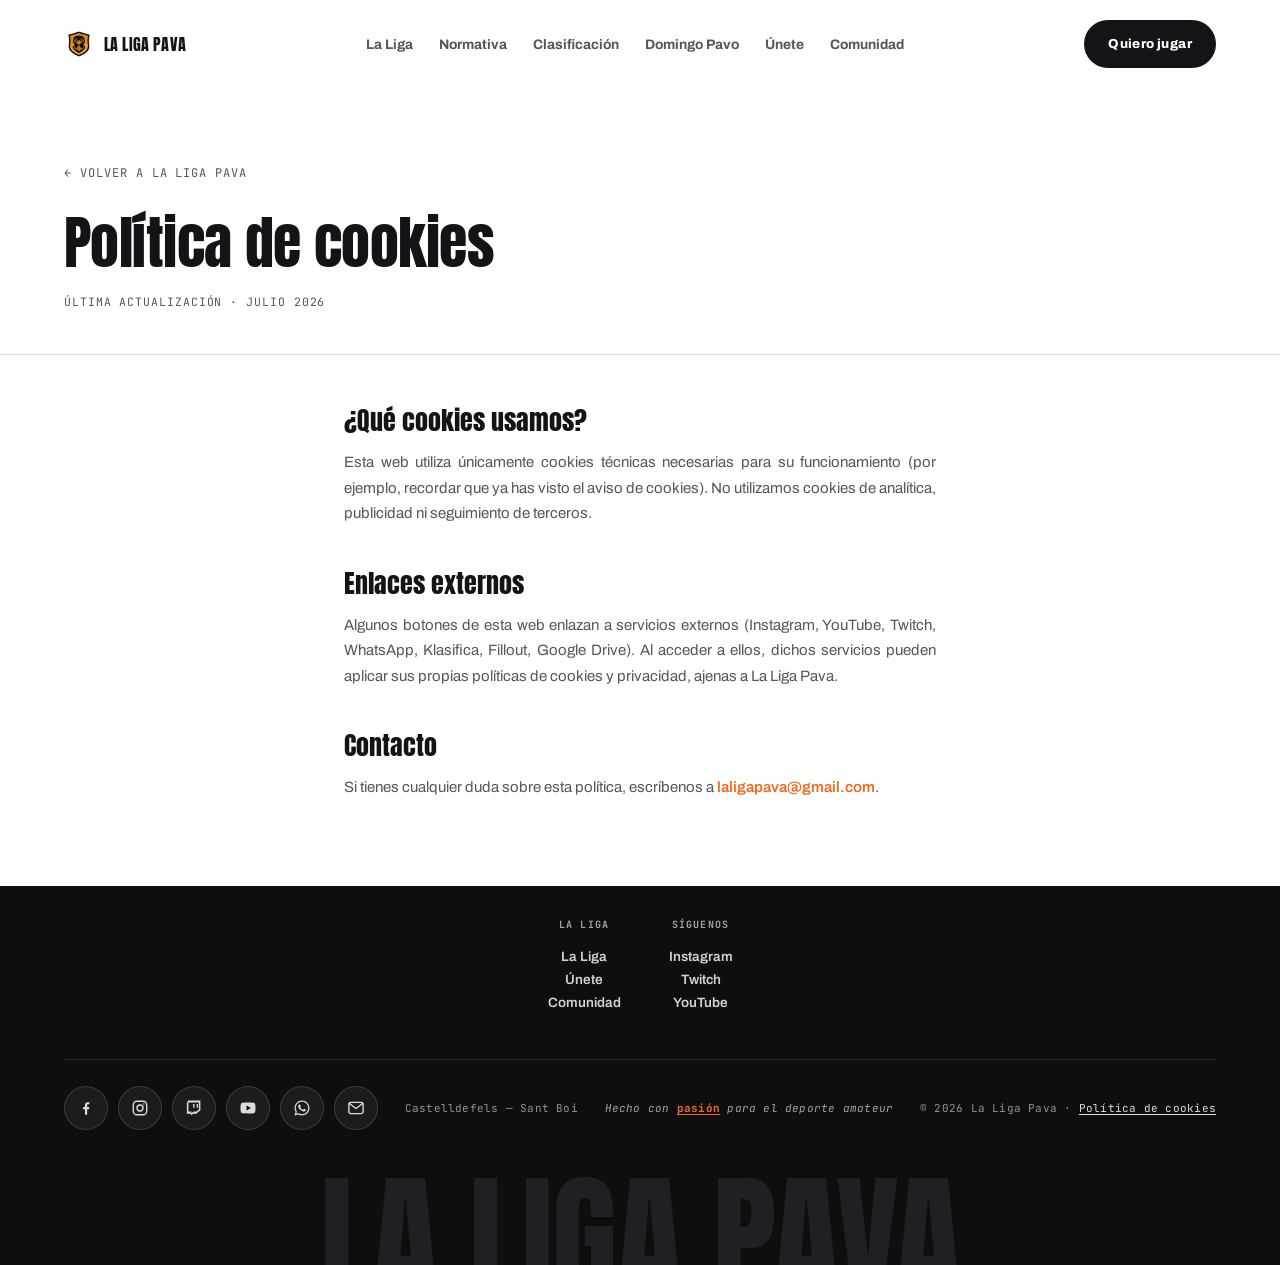
<file: privacidad-cookies.html>
<!doctype html>
<html lang="es">
<head>
<meta charset="utf-8" />
<meta name="viewport" content="width=device-width, initial-scale=1" />
<title>Política de cookies | La Liga Pava</title>
<meta name="robots" content="noindex, follow" />
<link rel="icon" href="assets/logo-halcon.png" />
<link rel="preconnect" href="https://fonts.googleapis.com" />
<link rel="preconnect" href="https://fonts.gstatic.com" crossorigin />
<link rel="stylesheet" href="https://fonts.googleapis.com/css2?family=Anton&family=Archivo:ital,wght@0,400;0,500;0,600;0,700;0,800;0,900;1,400&family=JetBrains+Mono:wght@400;500;700&display=swap" />
<link rel="stylesheet" href="liga-web.css?v=1" />
<style>
.legal-hero{padding:calc(118px + clamp(24px,5vh,56px)) 0 clamp(28px,5vh,48px);border-bottom:1px solid var(--line)}
.legal-hero .back{display:inline-flex;align-items:center;gap:8px;font-family:var(--font-mono);font-size:12px;letter-spacing:.08em;text-transform:uppercase;color:var(--ink-soft);margin-bottom:18px}
.legal-hero .back:hover{color:var(--ink)}
.legal-hero h1{font-family:var(--font-display);font-weight:400;font-size:clamp(32px,7vw,58px);letter-spacing:-0.01em;margin:0 0 8px}
.legal-hero .updated{font-family:var(--font-mono);font-size:11.5px;letter-spacing:.08em;text-transform:uppercase;color:var(--ink-soft)}
.legal-body{max-width:720px;margin:0 auto;padding:clamp(32px,5vh,56px) var(--pad) clamp(20px,3vh,32px)}
.legal-body h2{font-family:var(--font-display);font-weight:400;font-size:clamp(20px,3vw,26px);margin:clamp(28px,4vh,40px) 0 10px;color:var(--ink)}
.legal-body h2:first-child{margin-top:0}
.legal-body p{font-size:15px;line-height:1.7;color:var(--ink-soft);margin:0 0 4px;text-align:justify}
.legal-body a{color:var(--red);font-weight:600}
.legal-body a:hover{text-decoration:underline}
.footer{margin-top:clamp(32px,6vh,64px)}
.footer .footer-ctas{display:none}
.footer .footer-top{grid-template-columns:1fr;justify-items:center;text-align:center}
.footer .footer-cols{justify-content:center;padding-top:clamp(20px,4vh,32px)}
@media (max-width:620px){.footer .footer-cols{flex-wrap:nowrap;gap:40px}.footer .footer-cols .col{flex:none;text-align:left}}
</style>
</head>
<body>

<nav class="nav" id="nav">
  <a class="nav-brand" href="index.html">
    <img src="assets/logo-halcon-opt.png" alt="La Liga Pava" loading="eager" decoding="async" />
    <span>LA LIGA PAVA</span>
  </a>
  <div class="nav-links">
    <a href="index.html#sobre">La Liga</a>
    <a href="https://drive.google.com/file/d/1jreuYFtybHOVYO_AkEsvQPEtPDjRrALv/view?usp=sharing" target="_blank" rel="noopener">Normativa</a>
    <a href="https://laligapava.klasifica.com/" target="_blank" rel="noopener">Clasificación</a>
    <a href="index.html#proximamente">Domingo Pavo</a>
    <a href="index.html#caminos">Únete</a>
    <a href="index.html#social">Comunidad</a>
  </div>
  <div class="nav-cta" style="display:flex;align-items:center;gap:14px">
    <a class="btn btn-dark" href="https://laligapava.fillout.com/listadeespera" target="_blank" rel="noopener">Quiero jugar</a>
  </div>
  <button class="nav-burger" id="burger" aria-label="Menú"><span></span><span></span><span></span></button>
</nav>

<div class="mobile-menu" id="mobileMenu">
  <a href="index.html#sobre">La Liga</a>
  <a href="https://drive.google.com/file/d/1jreuYFtybHOVYO_AkEsvQPEtPDjRrALv/view?usp=sharing" target="_blank" rel="noopener">Normativa</a>
  <a href="https://laligapava.klasifica.com/" target="_blank" rel="noopener">Clasificación</a>
  <a href="index.html#proximamente">Domingo Pavo</a>
  <a href="index.html#caminos">Únete</a>
  <a href="index.html#social">Comunidad</a>
  <div class="mobile-menu-ctas">
    <a class="btn btn-dark" href="https://laligapava.fillout.com/listadeespera" target="_blank" rel="noopener">Quiero jugar</a>
    <a class="btn btn-outline" href="https://laligapava.fillout.com/patrocinador" target="_blank" rel="noopener">Quiero patrocinar</a>
    <a class="btn btn-outline" href="https://laligapava.fillout.com/staff" target="_blank" rel="noopener">Unirme al staff</a>
  </div>
</div>

<section class="legal-hero">
  <div class="wrap">
    <a class="back" href="index.html">← Volver a La Liga Pava</a>
    <h1>Política de cookies</h1>
    <div class="updated">Última actualización · Julio 2026</div>
  </div>
</section>

<div class="legal-body">
  <h2>¿Qué cookies usamos?</h2>
  <p>Esta web utiliza únicamente cookies técnicas necesarias para su funcionamiento (por ejemplo, recordar que ya has visto el aviso de cookies). No utilizamos cookies de analítica, publicidad ni seguimiento de terceros.</p>
  <h2>Enlaces externos</h2>
  <p>Algunos botones de esta web enlazan a servicios externos (Instagram, YouTube, Twitch, WhatsApp, Klasifica, Fillout, Google Drive). Al acceder a ellos, dichos servicios pueden aplicar sus propias políticas de cookies y privacidad, ajenas a La Liga Pava.</p>
  <h2>Contacto</h2>
  <p>Si tienes cualquier duda sobre esta política, escríbenos a <a href="mailto:laligapava@gmail.com">laligapava@gmail.com</a>.</p>
</div>

<footer class="footer" data-screen-label="Footer">
  <div class="wrap">
    <div class="footer-top">
      <div class="footer-ctas reveal"></div>
      <div class="footer-cols reveal" data-delay="1">
        <div class="col">
          <h4>La Liga</h4>
          <a href="index.html#sobre">La Liga</a>
          <a href="index.html#caminos">Únete</a>
          <a href="index.html#social">Comunidad</a>
        </div>
        <div class="col">
          <h4>Síguenos</h4>
          <a href="https://instagram.com/laligapava" target="_blank" rel="noopener">Instagram</a>
          <a href="https://twitch.tv/laligapava" target="_blank" rel="noopener">Twitch</a>
          <a href="https://youtube.com/@laligapava" target="_blank" rel="noopener">YouTube</a>
        </div>
      </div>
    </div>
    <div class="foot-contact">
      <span>Castelldefels — Sant Boi</span>
      <div class="foot-social-icons">
        <a class="ico-btn facebook" href="https://facebook.com/laligapava2023" target="_blank" rel="noopener" aria-label="Facebook">
          <svg viewBox="0 0 24 24" fill="currentColor"><path d="M13.5 21v-7.5h2.5l.4-3H13.5V8.5c0-.87.24-1.46 1.49-1.46H16.5V4.35c-.26-.03-1.16-.11-2.2-.11-2.18 0-3.67 1.33-3.67 3.77V10.5H8.1v3h2.53V21h2.87Z"/></svg>
        </a>
        <a class="ico-btn instagram" href="https://instagram.com/laligapava" target="_blank" rel="noopener" aria-label="Instagram">
          <svg viewBox="0 0 24 24" fill="none" stroke="currentColor" stroke-width="1.8" stroke-linecap="round" stroke-linejoin="round"><rect x="3" y="3" width="18" height="18" rx="5"/><circle cx="12" cy="12" r="4"/><circle cx="17.2" cy="6.8" r="1" fill="currentColor" stroke="none"/></svg>
        </a>
        <a class="ico-btn twitch" href="https://twitch.tv/laligapava" target="_blank" rel="noopener" aria-label="Twitch">
          <svg viewBox="0 0 24 24" fill="currentColor"><path d="M4 2 2.5 5.5v14H8V22l3-2.5h4L20.5 15V2H4Zm14.5 12-3 2.5h-4L8.5 19v-2.5H4.5v-12h14v9.5Z"/><path d="M15.5 6.5h1.8v5h-1.8v-5Zm-4.7 0h1.8v5h-1.8v-5Z"/></svg>
        </a>
        <a class="ico-btn youtube" href="https://youtube.com/@laligapava" target="_blank" rel="noopener" aria-label="YouTube">
          <svg viewBox="0 0 24 24" fill="currentColor"><path d="M22 12s0-3.4-.44-5a2.8 2.8 0 0 0-1.96-2C17.9 4.5 12 4.5 12 4.5s-5.9 0-7.6.5a2.8 2.8 0 0 0-1.96 2C2 8.6 2 12 2 12s0 3.4.44 5a2.8 2.8 0 0 0 1.96 2c1.7.5 7.6.5 7.6.5s5.9 0 7.6-.5a2.8 2.8 0 0 0 1.96-2c.44-1.6.44-5 .44-5Z" stroke="none"/><path d="M10 15.2V8.8l6 3.2-6 3.2Z" fill="var(--black)" stroke="none"/></svg>
        </a>
        <a class="ico-btn whatsapp" href="https://wa.me/34638704620?text=Hola%2C%20he%20visto%20la%20web%20de%20la%20liga%20pava%20y%20me%20interesa%20entrar" target="_blank" rel="noopener" aria-label="WhatsApp">
          <svg viewBox="0 0 24 24" fill="currentColor"><path d="M12.04 2c-5.46 0-9.9 4.43-9.9 9.9 0 1.75.46 3.45 1.32 4.95L2 22l5.3-1.39a9.9 9.9 0 0 0 4.74 1.2h.01c5.46 0 9.9-4.43 9.9-9.9 0-2.64-1.03-5.13-2.9-7C17.16 3.03 14.68 2 12.04 2zm0 18.12h-.01a8.2 8.2 0 0 1-4.19-1.15l-.3-.18-3.15.83.84-3.07-.2-.32a8.21 8.21 0 0 1-1.26-4.36c0-4.54 3.7-8.24 8.25-8.24 2.2 0 4.27.86 5.83 2.42a8.19 8.19 0 0 1 2.41 5.83c0 4.55-3.7 8.24-8.22 8.24zm4.52-6.16c-.25-.12-1.47-.72-1.7-.81-.23-.08-.4-.12-.56.13-.17.25-.64.81-.79.97-.14.17-.29.19-.54.06-.25-.12-1.05-.39-1.99-1.23-.74-.66-1.23-1.47-1.38-1.72-.14-.25-.02-.38.11-.51.11-.11.25-.29.37-.43.12-.14.16-.25.25-.41.08-.17.04-.31-.02-.44-.06-.12-.56-1.36-.77-1.86-.2-.48-.41-.42-.56-.43h-.48c-.17 0-.44.06-.67.31-.23.25-.87.85-.87 2.08 0 1.22.89 2.4 1.02 2.57.12.17 1.75 2.67 4.24 3.75.59.25 1.05.4 1.41.52.59.19 1.13.16 1.56.1.48-.07 1.47-.6 1.67-1.18.21-.58.21-1.08.15-1.18-.06-.1-.23-.16-.48-.28z"/></svg>
        </a>
        <a class="ico-btn mail" href="mailto:laligapava@gmail.com" aria-label="Correo">
          <svg viewBox="0 0 24 24" fill="none" stroke="currentColor" stroke-width="1.8" stroke-linecap="round" stroke-linejoin="round"><rect x="2.5" y="4.5" width="19" height="15" rx="2.4"/><path d="M3.2 6l8.8 6.6L20.8 6"/></svg>
        </a>
      </div>
      <span class="foot-tagline">Hecho con <a href="https://instagram.com/laligapava" target="_blank" rel="noopener">pasión</a> para el deporte amateur</span>
      <span>© 2026 La Liga Pava · <a href="privacidad-cookies.html">Política de cookies</a></span>
    </div>

    <div class="foot-wordmark" aria-hidden="true"><span>LA LIGA PAVA</span></div>
  </div>
</footer>

<script src="liga-web.js"></script>
</body>
</html>
</file>
<file: liga-web.css>
/* ============================================================
   LA LIGA PAVA — v3 · Estilo editorial/deportivo (bold type)
   ============================================================ */

:root {
  --red: #F26B1F;
  --red-deep: #C44E12;
  --glow: rgba(242, 107, 31, 0.35);
  --gold: #E9B94A;

  --ink: #131318;
  --ink-soft: #55555E;
  --paper: #FFFFFF;
  --paper-2: #F2F2F2;
  --line: rgba(19,19,24,0.14);

  --black: #0E0E11;
  --black-2: #17171B;
  --black-3: #202024;
  --white: #FFFFFF;

  --font-display: 'Anton', 'Archivo', sans-serif;
  --font-body: 'Archivo', system-ui, sans-serif;
  --font-mono: 'JetBrains Mono', monospace;

  --maxw: 1320px;
  --pad: clamp(20px, 5vw, 72px);
}

* { box-sizing: border-box; -webkit-tap-highlight-color: transparent; }
html { scroll-behavior: smooth; -webkit-text-size-adjust: 100%; text-size-adjust: 100%; overflow-x: hidden; -webkit-overflow-scrolling: touch; overscroll-behavior-x: none; touch-action: pan-y; }
@media (prefers-reduced-motion: reduce) { html { scroll-behavior: auto; } }

body { margin: 0; background: var(--paper); color: var(--ink); font-family: var(--font-body); -webkit-font-smoothing: antialiased; -moz-osx-font-smoothing: grayscale; overflow-x: hidden; min-height: 100dvh; position: relative; width: 100%; overscroll-behavior-x: none; }
img { display: block; max-width: 100%; -webkit-user-drag: none; user-select: none; -webkit-touch-callout: none; }
a { color: inherit; text-decoration: none; }
button { font-family: inherit; cursor: pointer; -webkit-appearance: none; appearance: none; touch-action: manipulation; }
::selection { background: var(--red); color: #fff; }

p { text-wrap: pretty; }
.wrap { max-width: var(--maxw); margin: 0 auto; padding-left: var(--pad); padding-right: var(--pad); }
section { position: relative; }

.eyebrow { display: inline-flex; align-items: center; gap: 9px; font-family: var(--font-mono); font-size: clamp(9px, 2vw, 11px); font-weight: 500; letter-spacing: 0.14em; text-transform: uppercase; color: var(--ink-soft); }
.eyebrow .dot { width: 6px; height: 6px; border-radius: 50%; background: var(--red); flex: none; }
.eyebrow .dot.rec { animation: recPulse 1.4s ease-in-out infinite; }
@keyframes recPulse { 0%,100% { opacity: 1; box-shadow: 0 0 0 0 rgba(242,107,31,0.5); } 50% { opacity: .5; box-shadow: 0 0 0 5px rgba(242,107,31,0); } }
@media (prefers-reduced-motion: reduce){ .eyebrow .dot.rec { animation: none; } }
.on-dark .eyebrow, .on-dark.eyebrow { color: rgba(255,255,255,0.55); }
.ast { color: var(--red); font-weight: 900; }
.hl { color: var(--red); }
img { -webkit-user-drag: none; user-select: none; }

.reveal { opacity: 0; transform: translateY(14px); transition: opacity .7s cubic-bezier(.16,.7,.2,1), transform .7s cubic-bezier(.16,.7,.2,1); }
.reveal.in { opacity: 1; transform: none; }
.reveal[data-delay="1"] { transition-delay: .08s; }
.reveal[data-delay="2"] { transition-delay: .16s; }
.reveal[data-delay="3"] { transition-delay: .24s; }
.reveal[data-delay="4"] { transition-delay: .32s; }
.reveal[data-delay="5"] { transition-delay: .4s; }
.ev-row.reveal { transform: translateY(34px); transition: opacity .5s cubic-bezier(.16,.7,.2,1), transform .5s cubic-bezier(.16,.7,.2,1); }
@media (max-width: 768px){ .ev-row.reveal { transform: translateY(22px); transition: opacity .85s cubic-bezier(.16,.7,.2,1), transform .85s cubic-bezier(.16,.7,.2,1); } }
@media (prefers-reduced-motion: reduce){ .reveal { opacity: 1; transform: none; } }

/* buttons */
.btn { display: inline-flex; align-items: center; gap: 9px; padding: 15px 24px; min-height: 48px; font-weight: 800; font-size: 13px; letter-spacing: 0.03em; border: none; border-radius: 999px; transition: transform .25s, background .25s, box-shadow .25s; touch-action: manipulation; }
.btn-dark { background: var(--ink); color: #fff; }
.btn-dark:hover { background: var(--black); transform: translateY(-2px); }
.btn-primary { background: var(--red); color: #fff; box-shadow: 0 10px 24px -10px var(--glow); }
.btn-primary:hover { transform: translateY(-2px); box-shadow: 0 16px 32px -10px var(--glow); }
.btn-gold { position: relative; background: var(--gold); color: #2b1c02; animation: goldAuraPulse 2.6s ease-in-out infinite; }
.btn-gold:hover { transform: translateY(-2px); }
@keyframes goldAuraPulse { 0%,100% { box-shadow: 0 10px 24px -10px rgba(233,185,74,0.55), 0 0 8px 1px rgba(233,185,74,0.55); } 50% { box-shadow: 0 16px 32px -10px rgba(233,185,74,0.65), 0 0 14px 3px rgba(233,185,74,0.8); } }
@media (prefers-reduced-motion: reduce){ .btn-gold { animation: none; box-shadow: 0 10px 24px -10px rgba(233,185,74,0.55); } }
.btn-outline { background: transparent; color: var(--ink); border: 1.5px solid var(--line); }
.btn-outline:hover { border-color: var(--ink); }
.on-dark .btn-outline { color: #fff; border-color: rgba(255,255,255,0.25); }
.on-dark .btn-outline:hover { border-color: #fff; }
.btn-ghost { background: transparent; color: var(--ink); border: 1.5px solid var(--line); }
.btn-ghost:hover { border-color: var(--ink); }
.arrow { transition: transform .25s; }
.btn:hover .arrow { transform: translateX(3px); }
.circle-btn { width: 56px; height: 56px; border-radius: 50%; background: #fff; color: var(--red); display: flex; align-items: center; justify-content: center; font-size: 20px; border: none; transition: transform .3s, background .3s, color .3s; flex: none; touch-action: manipulation; box-shadow: 0 10px 24px rgba(0,0,0,0.14); }
.circle-btn:hover { transform: rotate(45deg); background: var(--red); color: #fff; }
.circle-btn.sm { width: 44px; height: 44px; font-size: 14px; }
.circle-btn.dark { background: var(--ink); color: #fff; }
.circle-btn.dark:hover { background: var(--red); }

/* ============================================================
   NAV
   ============================================================ */
.nav { position: fixed; top: 0; left: 0; right: 0; z-index: 100; display: flex; align-items: center; justify-content: space-between; padding: max(20px, env(safe-area-inset-top)) max(var(--pad), env(safe-area-inset-right)) 20px max(var(--pad), env(safe-area-inset-left)); transition: background .4s, box-shadow .4s, padding .4s; }
.nav.scrolled { background: rgba(255,255,255,0.88); -webkit-backdrop-filter: blur(14px); backdrop-filter: blur(14px); box-shadow: 0 1px 0 var(--line); padding-top: max(13px, env(safe-area-inset-top)); padding-bottom: 13px; }
.nav-brand { display: flex; align-items: center; gap: 10px; }
.nav-brand img { width: 30px; height: 30px; object-fit: contain; }
.nav-brand span { font-family: var(--font-display); font-size: clamp(14px, 5.2vw, 16px); letter-spacing: 0.01em; white-space: nowrap; }
@media (max-width: 700px){ .nav-brand span { font-size: 20px; } }
@media (max-width: 400px){ .nav-brand span { font-size: 20px; } }
.nav-links { display: flex; align-items: center; gap: 26px; }
.nav-links a { font-size: 13.75px; font-weight: 700; color: var(--ink-soft); transition: color .2s; }
.nav-links a:hover { color: var(--ink); }
.nav-burger { display: none; background: none; border: none; padding: 12px 8px; touch-action: manipulation; }
.nav-burger span { display: block; width: 22px; height: 2px; background: var(--ink); margin: 5px 0; }
.mobile-menu { position: fixed; inset: 0; z-index: 99; background: var(--paper); display: flex; flex-direction: column; justify-content: center; gap: clamp(4px, 1.6vh, 10px); padding: max(calc(var(--pad) + 78px), calc(env(safe-area-inset-top) + 78px)) var(--pad) var(--pad); transform: translateY(-100%); transition: transform .5s cubic-bezier(.7,0,.2,1); overflow-y: auto; }
.mobile-menu.open { transform: none; }
.mobile-menu a { font-family: var(--font-display); font-size: clamp(20px, 5.6vh, 44px); letter-spacing: 0.01em; color: var(--ink); line-height: 1.08; }
.mobile-menu-ctas { display: flex; flex-direction: column; gap: clamp(8px, 1.6vh, 10px); margin-top: clamp(14px, 3vh, 20px); width: 100%; }
.mobile-menu-ctas .btn { width: 100%; justify-content: center; font-size: 14px; }
.mobile-menu-ctas a.btn { color: #fff; font-family: var(--font-body); font-size: 14px; letter-spacing: 0.03em; }
.mobile-menu-ctas a.btn-outline { color: var(--ink); }
@media (max-width: 940px){ .nav-links { display: none; } .nav-cta .btn { display: none; } .nav-burger { display: block; } }

/* ============================================================
   HERO
   ============================================================ */
.hero { padding-top: 118px; background: var(--paper); overflow: hidden; }
.hero-tags { display: flex; flex-wrap: wrap; justify-content: center; gap: 10px 74px; font-family: var(--font-mono); font-size: clamp(8.8px, 2.4vw, 12.1px); font-weight: 700; letter-spacing: 0.1em; text-transform: uppercase; color: var(--ink); margin: 14px 0 6px; padding: 14px 0; border-top: 1px solid var(--line); border-bottom: 1px solid var(--line); }
.hero-tags span { white-space: nowrap; }
@media (max-width: 620px){ .hero-tags { font-size: 9.5px; gap: 8px 16px; } }
@media (max-width: 420px){ .hero-tags { flex-wrap: nowrap; gap: 6px; } }

.hero-word { position: relative; z-index: 3; text-align: center; margin-top: 4px; white-space: nowrap; }
.hero-word span { display: inline; font-family: var(--font-display); letter-spacing: -0.02em; line-height: 1; font-size: clamp(38px, 12vw, 210px); color: #000; }
.hero-word span.o { color: var(--red); }

.hero-photo-wrap { position: relative; width: 100vw; margin-left: calc(50% - 50vw); margin-right: calc(50% - 50vw); margin-top: clamp(14px, 2vw, 26px); }
.hero-photo { position: relative; height: clamp(340px, 46vw, 600px); overflow: hidden; background: linear-gradient(180deg, #aeb3b0, #8c908d); }
.hero-photo img { width: 100%; height: 100%; object-fit: cover; object-position: center 20%; }
.hero-photo::after { content: ""; position: absolute; inset: 0; background: linear-gradient(180deg, rgba(19,19,24,0) 60%, rgba(19,19,24,0.4) 100%); }
.hero-floater { position: absolute; z-index: 2; font-family: var(--font-mono); font-size: 10px; letter-spacing: 0.12em; text-transform: uppercase; color: rgba(255,255,255,0.85); text-align: center; }
.hero-floater.fl { left: clamp(16px, 8vw, 90px); top: 30%; }
.hero-floater.fr { right: clamp(16px, 8vw, 90px); top: 42%; text-align: right; }
@media (max-width: 640px){ .hero-floater { display: none; } }

.hero-body { padding: clamp(20px, 4.5vh, 46px) 0 0; display: flex; justify-content: space-between; align-items: flex-end; gap: 24px; flex-wrap: wrap; }
.hero-body h1 { font-family: var(--font-display); font-weight: 400; font-size: clamp(24px, 7vw, 58px); letter-spacing: -0.005em; line-height: 1.05; margin: 0; white-space: nowrap; }
@media (max-width: 900px){ .hero-body h1 { white-space: normal; font-size: clamp(28px, 6vw, 44px); } }
@media (max-width: 380px){ .hero-body h1 { font-size: 24px; } }
.hero-body h1 .g { color: var(--ink-soft); opacity: 0.78; }
.hero-people { display: flex; align-items: center; gap: 12px; margin-top: 18px; }
.hero-people .avs { display: flex; }
.hero-people .avs img { width: 34px; height: 34px; border-radius: 50%; object-fit: cover; border: 2px solid var(--paper); margin-left: -10px; }
.hero-people .avs img:first-child { margin-left: 0; }
.hero-people .n { font-family: var(--font-display); font-size: 20px; }
.hero-people-label { font-family: var(--font-display); font-weight: 400; font-size: 18px; letter-spacing: 0; text-transform: none; color: var(--ink-soft); border-left: 1px solid var(--line); padding-left: 12px; }

.hero-ctas-row { display: flex; align-items: center; gap: 14px; }

.values-row { display: flex; flex-wrap: nowrap; justify-content: center; gap: clamp(6px, 2vw, 28px); padding: clamp(30px,5vh,50px) 0 clamp(14px,3vh,24px); border-top: 1px solid var(--line); margin-top: clamp(30px,5vh,50px); font-family: var(--font-mono); font-size: clamp(6.6px, 2.2vw, 11.6px); letter-spacing: 0.06em; text-transform: uppercase; color: var(--ink-soft); overflow: hidden; }
.values-row span { white-space: nowrap; flex: none; }
@media (max-width: 620px){ .values-row { gap: clamp(4px, 1.6vw, 20px); font-size: 2.3vw; } }
.values-row .x { color: var(--red); font-weight: 900; }
@media (max-width: 620px){ .mvp-photo { object-position: 20% 20% !important; } }

/* ============================================================
   WHY SECTION
   ============================================================ */
.why { padding: clamp(36px, 5vh, 60px) 0 clamp(60px, 9vh, 100px); }
.why-head { display: flex; justify-content: space-between; align-items: flex-start; gap: 24px; flex-wrap: wrap; }
@media (max-width: 720px){ .why-head { flex-direction: column; align-items: flex-start; gap: 10px; } }
.why-head h2 { font-family: var(--font-display); font-weight: 400; font-size: clamp(26px, 7.2vw, 54px); letter-spacing: -0.01em; line-height: 1.05; margin: 0; color: var(--ink); white-space: nowrap; }
@media (max-width: 900px){ .why-head h2 { white-space: normal; font-size: clamp(26px, 6vw, 44px); } }
.why-sub { font-family: var(--font-body); font-weight: 600; font-size: clamp(14px, 3vw, 19px); color: var(--ink-soft); margin: 8px 0 0; max-width: 26ch; }
.why-head .lbl { font-family: var(--font-mono); font-size: clamp(9.4px, 2.2vw, 12.1px); letter-spacing: 0.12em; text-transform: uppercase; color: var(--ink-soft); padding-top: 8px; }
@media (max-width: 720px){ .why-head .lbl { padding-top: 0; margin-top: 4px; } }

.why-intro { display: flex; align-items: center; gap: 20px; margin-top: clamp(40px, 6vh, 64px); }
.why-intro .t { font-family: var(--font-mono); font-size: 11px; letter-spacing: 0.12em; text-transform: uppercase; color: var(--ink-soft); white-space: nowrap; }
.why-intro .rule { flex: 1; height: 1px; background: var(--line); }
@media (max-width: 560px){ .why-intro { flex-wrap: wrap; gap: 10px; } .why-intro .rule { flex-basis: 100%; order: 3; } }

.why-cards-outer { margin-top: clamp(24px, 3.5vh, 36px); overflow-x: auto; -webkit-mask-image: linear-gradient(90deg, transparent, #000 4%, #000 96%, transparent); mask-image: linear-gradient(90deg, transparent, #000 4%, #000 96%, transparent); cursor: grab; scrollbar-width: none; -webkit-overflow-scrolling: touch; user-select: none; }
.why-cards-outer::-webkit-scrollbar { display: none; }
.why-cards-outer.dragging { cursor: grabbing; }
.why-cards-track { display: flex; gap: 14px; width: max-content; will-change: transform; }
@media (prefers-reduced-motion: reduce){ .why-cards-track { animation: none; } }

.why-card { position: relative; background: var(--ink); color: #fff; border-radius: 24px; overflow: hidden; display: flex; align-items: stretch; width: min(78vw, 460px); flex: none; }
.why-photo { width: 34%; min-width: 110px; flex: none; }
.why-photo img { width: 100%; height: 100%; object-fit: cover; display: block; }
.why-content { padding: clamp(18px, 2.4vw, 26px); display: flex; flex-direction: column; justify-content: center; gap: 10px; min-width: 0; }
.why-eyebrow { font-family: var(--font-mono); font-size: 10px; letter-spacing: 0.14em; text-transform: uppercase; color: var(--red); }
.why-row { display: flex; align-items: center; gap: 14px; }
.why-row .big { font-family: var(--font-display); font-size: clamp(40px, 6vw, 56px); color: var(--red); line-height: 0.8; flex: none; }
.why-title-wrap .name { font-weight: 800; font-size: 16px; margin-bottom: 6px; }
.why-title-wrap .desc { font-size: 13px; line-height: 1.45; font-weight: 500; color: rgba(255,255,255,0.78); text-align: justify; text-wrap: pretty; }
@media (max-width: 640px){ .why-card { width: min(85vw, 340px); } }

.ticker { margin-top: clamp(40px, 6vh, 64px); border-top: 1px solid var(--line); border-bottom: 1px solid var(--line); overflow: hidden; padding: 16px 0; }
.ticker-track { display: flex; width: max-content; animation: tickerMove 26s linear infinite; will-change: transform; }
@media (prefers-reduced-motion: reduce){ .ticker-track { animation: none; } }
.ticker-group { display: flex; align-items: center; justify-content: center; gap: 40px; min-width: 100vw; flex: none; }
.ticker-item { display: flex; align-items: center; gap: 40px; font-family: var(--font-mono); font-weight: 700; font-size: clamp(13px, 1.6vw, 16px); letter-spacing: 0.04em; text-transform: uppercase; white-space: nowrap; color: var(--ink); }
.ticker-item .ast { font-size: 18px; }
@keyframes tickerMove { from { transform: translateX(0); } to { transform: translateX(-50%); } }
.events .ticker { border-color: rgba(255,255,255,0.14); }
.events .ticker-item { color: #fff; }
.events .ticker-item .ast { color: var(--red); }

/* ============================================================
   EVENTOS — Domingo Pavo / F7 World Cup
   ============================================================ */
.events { background: var(--black); color: #fff; padding: clamp(36px, 5vh, 60px) 0 0; }
.events-head { display: flex; justify-content: space-between; align-items: flex-end; gap: 24px; flex-wrap: wrap; }
@media (max-width: 640px){ .events-head { flex-direction: column; align-items: flex-start; gap: 6px; } }
@media (max-width: 768px){ .events { padding-bottom: 0; padding-top: 26px; } .ev-list { margin-top: 10px !important; } .events-head h2 { margin-top: 4px !important; } }
.events-head h2 { font-family: var(--font-display); font-weight: 400; font-size: clamp(19px, 5.4vw, 40px); letter-spacing: -0.005em; line-height: 1.1; margin: 10px 0 0; white-space: nowrap; }
@media (max-width: 900px){ .events-head h2 { white-space: normal; font-size: clamp(19px, 4.4vw, 32px); } }
.events-head .lead { max-width: 30ch; font-size: clamp(10.5px, 2.2vw, 13.5px); color: rgba(255,255,255,0.55); font-weight: 500; text-align: right; flex: 1 1 220px; min-width: 0; }
@media (max-width: 640px){ .events-head .lead { text-align: left; max-width: none; } }
.ev-list { display: flex; flex-direction: column; gap: 12px; margin-top: clamp(12px, 2.5vh, 28px); }
.ev-row { display: grid; grid-template-columns: 90px minmax(0,1fr) auto; align-items: center; gap: 22px; padding: 22px; border-radius: 18px; background: var(--black-2); transition: background .3s; color: inherit; text-decoration: none; }
.ev-row .thumb { width: 90px; height: 90px; border-radius: 14px; overflow: hidden; background: var(--black-3); }
.ev-row .info { min-width: 0; }
.short-t { display: none; }
.ev-row .thumb img { width: 100%; height: 100%; object-fit: cover; }
.ev-row .thumb.logo { display: flex; align-items: center; justify-content: center; }
.ev-row .thumb.logo img { width: 100%; height: 100%; object-fit: cover; }
.ev-row .thumb.icon { display: flex; align-items: center; justify-content: center; font-size: 30px; }
.ev-row .info .tags { display: flex; gap: 8px; margin-bottom: 8px; flex-wrap: wrap; }
.ev-row .info .tags span { font-family: var(--font-mono); font-size: 10px; letter-spacing: 0.06em; text-transform: uppercase; background: rgba(255,255,255,0.08); border-radius: 999px; padding: 5px 10px; }
.ev-row .info .tags span.yr { background: rgba(233,185,74,0.15); color: var(--gold); font-weight: 700; }
.ev-footer-note { margin: clamp(56px, 7vh, 80px) 0 clamp(28px, 3.5vh, 40px); font-family: var(--font-mono); font-size: 12px; letter-spacing: 0.03em; color: rgba(255,255,255,0.5); text-align: center; display: flex; align-items: center; justify-content: center; gap: 10px; flex-wrap: wrap; }
.ev-footer-note strong { color: #fff; font-weight: 700; }
.ev-footer-note a { color: inherit; text-decoration: none; }
.ev-footer-note a:hover strong { color: var(--red); }
.format-stats { display: flex; flex-wrap: wrap; gap: 12px; margin: clamp(20px,3vh,28px) 0; }
.format-stats .fs-item { flex: 1 1 140px; background: rgba(233,185,74,0.1); border: 1px solid rgba(233,185,74,0.4); border-radius: 14px; padding: 14px 16px; text-align: center; }
.format-stats .fs-n { display: block; font-family: var(--font-display); font-size: clamp(20px, 4vw, 26px); color: var(--gold); line-height: 1.1; }
.format-stats .fs-k { display: block; font-family: var(--font-mono); font-size: 10.5px; letter-spacing: 0.06em; text-transform: uppercase; color: rgba(255,255,255,0.65); margin-top: 4px; }
.ev-footer-logo { height: 22px; width: auto; object-fit: contain; filter: drop-shadow(0 0 6px rgba(0,0,0,0.4)); }
.ev-row .info .t { font-family: var(--font-display); font-weight: 400; font-size: clamp(22px, 2.6vw, 32px); min-width: 0; overflow-wrap: break-word; }
.ev-row .info .d { font-family: var(--font-mono); font-size: 11px; letter-spacing: 0.04em; color: rgba(255,255,255,0.5); text-transform: uppercase; margin-top: 6px; }
.ev-row .go { width: 48px; height: 48px; border-radius: 50%; border: 1px solid rgba(255,255,255,0.2); display: flex; align-items: center; justify-content: center; transition: background .3s, transform .3s; font-size: 16px; flex: none; min-width: 0; }
.ev-row:hover .go { background: var(--red); border-color: var(--red); transform: rotate(45deg); }
.ev-row.hi { background: var(--red); }
.ev-row.hi .info .tags span { background: var(--red-deep); color: #fff; font-weight: 700; box-shadow: 0 2px 6px rgba(0,0,0,0.25); }
@media (max-width: 620px){ .ev-row .info .tags { display: flex; gap: 4px; margin-bottom: 6px; flex-wrap: nowrap; overflow: hidden; min-width: 0; width: 100%; } .ev-row .info .tags span { flex: 1 1 auto; font-size: clamp(5px, 1.6vw, 7.5px); padding: 3px 4px; white-space: nowrap; min-width: 0; overflow: hidden; text-overflow: ellipsis; text-align: center; box-sizing: border-box; } }
.ev-row.hi .info .d { color: rgba(255,255,255,0.85); }
.ev-row.hi .go { border-color: rgba(255,255,255,0.5); }
.ev-row.hi:hover .go { background: #fff; color: var(--red); }
@media (max-width: 620px){ .ev-row { grid-template-columns: 60px 1fr; padding: 16px; gap: 14px; } .ev-row .thumb { width: 60px; height: 60px; } .ev-row .go { display: none; } }

/* ============================================================
   CREST MARQUEE GADGET
   ============================================================ */
.crest-gadget { overflow: hidden; padding: 0 0 clamp(28px, 4.5vh, 44px); }
.crest-msg { text-align: center; font-family: var(--font-display); font-weight: 400; font-size: clamp(20px, 4.4vw, 34px); color: #fff; letter-spacing: -0.005em; margin-bottom: clamp(18px, 3vh, 28px); white-space: nowrap; padding: 0 4vw; }
.crest-msg .crest-num { color: var(--red); }
.crest-marquee { overflow: hidden; -webkit-mask-image: linear-gradient(90deg, transparent 0, #000 8%, #000 92%, transparent 100%); mask-image: linear-gradient(90deg, transparent 0, #000 8%, #000 92%, transparent 100%); }
.crest-track { display: flex; width: max-content; animation: crestMove 60s linear infinite; will-change: transform; }
@media (prefers-reduced-motion: reduce){ .crest-track { animation: none; } }
.crest-group { display: flex; align-items: center; gap: clamp(28px, 4vw, 52px); padding: 0 clamp(14px, 2vw, 26px); flex: none; }
.crest-group img { height: clamp(38px, 5.4vw, 58px); width: auto; object-fit: contain; opacity: 0.92; transition: opacity .25s, transform .25s; }
.crest-group img:hover { opacity: 1; transform: translateY(-3px) scale(1.06); }
@keyframes crestMove { from { transform: translateX(0); } to { transform: translateX(-50%); } }

/* ============================================================
   CHOOSE PATH
   ============================================================ */
.paths { padding: clamp(36px, 5vh, 60px) 0 clamp(60px, 9vh, 100px); }
.paths-head { display: flex; justify-content: space-between; align-items: flex-end; gap: 24px; flex-wrap: wrap; }
@media (max-width: 640px){ .paths-head { flex-direction: column; align-items: flex-start; gap: 8px; } }
.paths-head .lbl-l { font-family: var(--font-mono); font-size: clamp(9.4px, 2.2vw, 12.1px); letter-spacing: 0.08em; text-transform: uppercase; color: var(--ink-soft); max-width: 26ch; }
.paths-head .lbl-r { font-family: var(--font-mono); font-size: clamp(9.4px, 2.2vw, 12.1px); letter-spacing: 0.12em; text-transform: uppercase; color: var(--ink-soft); }

.paths-list { margin-top: clamp(24px, 4vh, 40px); display: flex; flex-direction: column; }
.path-ghost { display: block; width: 100%; text-align: left; background: none; border: none; padding: 20px 4px; border-bottom: 1px solid var(--line); font-family: var(--font-display); font-weight: 400; font-size: clamp(24px, 3.6vw, 40px); color: rgba(19,19,24,0.32); transition: color .25s; cursor: pointer; }
.path-ghost:hover { color: var(--ink); }

/* ---------- Accordion ---------- */
/* ---------- Secciones desplegadas (v6) ---------- */
.acc-list { margin-top: clamp(24px, 4vh, 40px); display: flex; flex-direction: column; gap: 12px; }
.acc-item { border-radius: 18px; background: var(--ink); overflow: hidden; }
.acc-header { width: 100%; display: flex; align-items: center; gap: 14px; padding: 22px 20px 4px; flex-wrap: wrap; color: #fff; }
.acc-num { font-family: var(--font-display); font-size: 20px; color: rgba(255,255,255,0.5); opacity: 1; flex: none; }
.acc-title { font-family: var(--font-display); font-size: clamp(18px, 5.4vw, 30px); flex: 1 1 auto; min-width: 0; overflow-wrap: break-word; color: #fff; }
.acc-sub { font-family: var(--font-mono); font-size: 10.5px; letter-spacing: 0.05em; text-transform: uppercase; color: rgba(255,255,255,0.55); flex: 1 1 100%; text-align: left; order: 4; }
.acc-panel { display: block; }
.acc-panel-in { padding: 10px 20px 24px; opacity: 1; transform: none; color: #fff; }
@media (max-width: 480px){ .acc-header { gap: 10px; padding: 18px 16px 4px; } .acc-panel-in { padding: 10px 16px 20px; } }

.path-hi { display: flex; align-items: center; gap: 14px; flex-wrap: wrap; color: #fff; margin-bottom: 4px; padding-top: 10px; }
.path-hi .hi-badge { font-family: var(--font-mono); font-size: 12px; letter-spacing: 0.08em; text-transform: uppercase; color: var(--red); border: 1px solid rgba(242,107,31,0.4); background: rgba(242,107,31,0.08); padding: 6px 12px; border-radius: 999px; flex: none; box-shadow: 0 0 12px 1px rgba(242,107,31,0.25); }
.hi-badge-gold { position: relative; color: var(--gold) !important; border-color: rgba(233,185,74,0.45) !important; background: rgba(233,185,74,0.12) !important; overflow: hidden; }
.hi-badge-gold::before { content: ""; position: absolute; top: 0; left: -60%; width: 40%; height: 100%; background: linear-gradient(100deg, transparent, rgba(255,244,207,0.55), transparent); animation: hiShine 3.2s ease-in-out infinite; }
@keyframes hiShine { 0% { left: -60%; } 45%,100% { left: 130%; } }
.path-hi .hi-badge:not(.hi-badge-gold) { animation: hiSoftBlink 2.6s ease-in-out infinite; }
@keyframes hiSoftBlink { 0%,100% { opacity: 1; box-shadow: 0 0 0 0 rgba(242,107,31,0); background: rgba(242,107,31,0.08); } 50% { opacity: 0.55; box-shadow: 0 0 16px 3px rgba(242,107,31,0.6); background: rgba(242,107,31,0.28); } }
@media (prefers-reduced-motion: reduce){ .path-hi .hi-badge:not(.hi-badge-gold) { animation: none; } }
.path-hi .desc { font-size: 14px; font-weight: 500; color: rgba(255,255,255,0.75); flex: 1 1 220px; min-width: 0; }

.field-pops { display: grid; grid-template-columns: 1fr 1fr; gap: 12px; margin-top: 20px; }
.field-pop { position: relative; aspect-ratio: 16/9; height: auto; border-radius: 14px; overflow: hidden; border: none; padding: 0; cursor: pointer; display: block; text-decoration: none; }
.field-pop img { width: 100%; height: 100%; object-fit: cover; display: block; transition: transform .4s; }
.field-pop:hover img { transform: scale(1.06); }
.field-pop::after { content: ""; position: absolute; inset: 0; background: linear-gradient(180deg, rgba(0,0,0,0) 40%, rgba(0,0,0,0.75) 100%); }
.field-pop .fp-name { position: absolute; left: 12px; bottom: 10px; z-index: 1; color: #fff; font-family: var(--font-mono); font-size: 10.5px; letter-spacing: 0.05em; text-transform: uppercase; font-weight: 700; }
@media (max-width: 480px){ .field-pops { grid-template-columns: 1fr; } }

.perks-carousel { display: flex; justify-content: safe center; gap: 16px; margin: 20px -4px 0; padding: 26px 4px 16px; overflow-x: auto; scroll-snap-type: none; scroll-behavior: auto; cursor: grab; scrollbar-width: none; -webkit-overflow-scrolling: touch; user-select: none; touch-action: pan-x; }
.perks-carousel::-webkit-scrollbar { display: none; }
.perks-carousel.dragging { cursor: grabbing; }
.perk-card { flex: none; scroll-snap-align: start; width: 168px; background: linear-gradient(160deg, var(--black-2), var(--black)); border-radius: 22px; padding: 10px 10px 16px; display: flex; flex-direction: column; gap: 12px; position: relative; overflow: hidden; box-shadow: 0 16px 34px -16px rgba(0,0,0,0.65), inset 0 1px 0 rgba(255,255,255,0.06); transition: transform .3s, box-shadow .3s; border: 1px solid rgba(255,255,255,0.07); text-decoration: none; }
.perk-card image-slot { display: block; background: var(--black-3); }
.perk-img-wrap { aspect-ratio: 3/4; width: 100%; border-radius: 16px; overflow: hidden; position: relative; z-index: 1; box-shadow: 0 0 24px -2px rgba(242,107,31,0.45), 0 10px 24px -10px rgba(0,0,0,0.6); }
.perk-card.gold .perk-img-wrap { box-shadow: 0 0 24px -2px rgba(233,185,74,0.5), 0 10px 24px -10px rgba(0,0,0,0.6); }
.perk-img-wrap::after { content: ""; position: absolute; inset: 0; border-radius: inherit; box-shadow: inset 0 0 0 1px rgba(255,255,255,0.12), inset 0 18px 26px -18px rgba(255,255,255,0.35); pointer-events: none; }
.perk-card::before { content: ""; position: absolute; top: 0; left: 0; right: 0; height: 40%; background: linear-gradient(180deg, rgba(242,107,31,0.16), transparent); pointer-events: none; z-index: 0; }
.perk-card.gold::before { background: linear-gradient(180deg, rgba(233,185,74,0.18), transparent); }
.perk-card:hover { transform: translateY(-5px); box-shadow: 0 22px 44px -16px rgba(0,0,0,0.75), inset 0 1px 0 rgba(255,255,255,0.08); }
.perk-card:hover .perk-img-wrap { box-shadow: 0 0 32px 2px rgba(242,107,31,0.65), 0 12px 28px -10px rgba(0,0,0,0.65); }
.perk-card.gold:hover .perk-img-wrap { box-shadow: 0 0 32px 2px rgba(233,185,74,0.7), 0 12px 28px -10px rgba(0,0,0,0.65); }
.perk-icon { width: 46px; height: 46px; border-radius: 50%; display: flex; align-items: center; justify-content: center; color: #fff; background: linear-gradient(135deg, var(--red), var(--red-deep)); box-shadow: 0 0 0 5px rgba(242,107,31,0.12), 0 8px 18px -6px rgba(242,107,31,0.55); position: relative; z-index: 1; }
.perk-card.gold .perk-icon { background: linear-gradient(135deg, var(--gold), #b8860f); box-shadow: 0 0 0 5px rgba(233,185,74,0.14), 0 8px 18px -6px rgba(233,185,74,0.55); }
.perk-icon svg { width: 22px; height: 22px; }
.perk-txt { position: relative; z-index: 1; display: flex; flex-direction: column; align-items: center; text-align: center; gap: 3px; padding: 0 6px; min-width: 0; }
.perk-t { color: #fff; font-weight: 800; font-size: clamp(11px, 2.6vw, 14.5px); line-height: 1.2; white-space: nowrap; overflow: hidden; text-overflow: ellipsis; }
.perk-s { font-family: var(--font-mono); font-size: clamp(8px, 1.9vw, 9.5px); letter-spacing: 0.05em; text-transform: uppercase; color: rgba(255,255,255,0.78); white-space: nowrap; overflow: hidden; text-overflow: ellipsis; }
@media (max-width: 620px){ .perks-carousel { margin: 16px -20px 0; padding: 20px 20px 14px; justify-content: flex-start; } }

/* ---------- Lightbox ---------- */
.lightbox-overlay { position: fixed; inset: 0; z-index: 300; background: rgba(10,10,12,0.92); display: flex; align-items: center; justify-content: center; padding: 40px; opacity: 0; pointer-events: none; transition: opacity .3s; }
.lightbox-overlay.open { opacity: 1; pointer-events: auto; }
.lightbox-fig { margin: 0; max-width: min(90vw, 900px); text-align: center; }
.lightbox-fig img { max-width: 100%; max-height: 78vh; border-radius: 16px; display: block; margin: 0 auto; }
.lightbox-fig figcaption { color: #fff; font-family: var(--font-mono); font-size: 12px; letter-spacing: 0.05em; text-transform: uppercase; margin-top: 16px; }
.lightbox-close { position: absolute; top: 24px; right: 24px; width: 48px; height: 48px; border-radius: 50%; background: rgba(255,255,255,0.1); color: #fff; border: none; font-size: 20px; transition: background .2s, transform .2s; }
.lightbox-close:hover { background: var(--red); transform: rotate(90deg); }

.spons-stats { display: grid; grid-template-columns: repeat(4, 1fr); gap: 18px; margin-bottom: 22px; text-align: center; }
.spons-stats .stat .n { font-family: var(--font-display); font-size: clamp(22px, 5.5vw, 38px); color: var(--gold); line-height: 1; }
.spons-stats .stat .k { font-family: var(--font-mono); font-size: 9px; letter-spacing: 0.03em; text-transform: uppercase; color: rgba(255,255,255,0.55); margin-top: 6px; line-height: 1.3; }
@media (max-width: 620px){ .spons-stats { grid-template-columns: repeat(2, 1fr); gap: 16px 14px; } }
.acc-panel-in > .btn { display: flex; width: fit-content; margin-left: auto; margin-right: auto; }
.btn-hint { text-align: center; font-family: var(--font-mono); font-size: 10.5px; letter-spacing: 0.04em; color: rgba(255,255,255,0.45); margin-top: clamp(20px,3.4vh,32px); margin-bottom: 14px; }
.acc-panel-in .btn-primary, .acc-panel-in .btn-outline { position: relative; overflow: hidden; isolation: isolate; }
.acc-panel-in .btn-primary::before, .acc-panel-in .btn-outline::before { content: ""; position: absolute; top: 0; left: -60%; width: 40%; height: 100%; background: linear-gradient(115deg, transparent, rgba(255,255,255,0.55), transparent); transform: skewX(-18deg); transition: left .65s ease; pointer-events: none; z-index: 1; }
.acc-panel-in .btn-outline::before { background: linear-gradient(115deg, transparent, rgba(255,255,255,0.16), transparent); }
.acc-panel-in .btn-primary:hover::before, .acc-panel-in .btn-outline:hover::before { left: 130%; }
.btn-fill { transition: color .4s ease .05s, transform .25s, box-shadow .25s; }
.btn-fill::after { content: ""; position: absolute; inset: 0; background: var(--ink); transform: scaleX(0); transform-origin: left; transition: transform .4s cubic-bezier(.4,0,.2,1); z-index: 0; }
.btn-fill { position: relative; z-index: 0; }
.btn-fill .lbl { position: relative; z-index: 2; transition: color .4s ease .05s; }
.btn-fill:hover .lbl { color: #fff; }
.btn-fill:hover::after { transform: scaleX(1); }
@media (max-width: 480px){ .acc-header { gap: 10px; padding: 16px 16px; } .acc-panel-in { padding: 0 16px 20px; } }

.paths-ctas { display: flex; flex-wrap: wrap; gap: 12px; margin-top: clamp(24px, 4vh, 36px); }
.paths-ctas .btn { flex: 1 1 200px; justify-content: center; }

/* ---------- Staff block ---------- */
.staff-grid { display: flex; flex-wrap: wrap; justify-content: center; gap: 18px 20px; margin-bottom: clamp(24px, 3vh, 32px); }
.staff-person { width: 150px; }
.staff-person.reveal { filter: blur(8px); transition: opacity .7s cubic-bezier(.16,.7,.2,1), transform .7s cubic-bezier(.16,.7,.2,1), filter .7s cubic-bezier(.16,.7,.2,1); }
.staff-person.reveal.in { filter: blur(0); }
@media (max-width: 620px){ .staff-person.reveal { filter: none; } }
.backed-by-logos.reveal-blur { opacity: 1; filter: none; }
.reveal-blur { opacity: 0; filter: blur(8px); transition: opacity .49s cubic-bezier(.16,.7,.2,1), filter .49s cubic-bezier(.16,.7,.2,1); }
.reveal-blur.in { opacity: 1; filter: blur(0); }
.reveal-blur[data-delay="1"] { transition-delay: .035s; }
.reveal-blur[data-delay="2"] { transition-delay: .084s; }
.reveal-blur[data-delay="3"] { transition-delay: .133s; }
.reveal-blur[data-delay="4"] { transition-delay: .182s; }
.reveal-blur[data-delay="5"] { transition-delay: .231s; }
@media (prefers-reduced-motion: reduce){ .reveal-blur { opacity: 1; filter: none; } }
.staff-person { display: flex; flex-direction: column; align-items: center; gap: 0; }
.staff-photo { position: relative; width: 100%; aspect-ratio: 3/3.6; margin-bottom: 0; border-radius: 14px; overflow: hidden; box-shadow: 0 8px 20px rgba(0,0,0,0.35); }
.staff-photo img { width: 100%; height: 100%; object-fit: cover; display: block; filter: grayscale(1) contrast(1.05); opacity: 0; transition: opacity .5s ease, transform .4s; }
.staff-photo:hover img { transform: scale(1.06); }
.staff-photo img.flip-x { transform: scaleX(-1); }
.staff-photo:hover img.flip-x { transform: scaleX(-1) scale(1.06); }
.staff-photo img.is-loaded, .staff-photo img[data-loaded="1"] { opacity: 1; }
.staff-tag { position: relative; margin-top: -22px; width: calc(100% - 16px); background: rgba(255,255,255,0.96); border-radius: 10px; padding: 8px 10px; text-align: left; box-shadow: 0 6px 16px rgba(0,0,0,0.25); }
.staff-person .pname { color: var(--ink); font-weight: 800; font-size: clamp(9px, 3vw, 12.5px); line-height: 1.25; white-space: nowrap; overflow: hidden; text-overflow: ellipsis; max-width: 100%; }
.staff-person .prole { font-family: var(--font-mono); font-size: clamp(7px, 2.2vw, 9px); letter-spacing: 0.04em; text-transform: uppercase; color: var(--ink-soft); white-space: nowrap; overflow: hidden; text-overflow: ellipsis; max-width: 100%; }
.acc-panel-in { color: #fff; }
.backed-by { margin-top: clamp(24px, 4vh, 36px); padding-top: 20px; border-top: 1px solid rgba(255,255,255,0.12); text-align: center; }
.backed-by-lbl { display: block; font-family: var(--font-mono); font-size: 9.5px; letter-spacing: 0.08em; text-transform: uppercase; color: rgba(255,255,255,0.45); margin-bottom: 14px; }
.backed-by-logos { display: flex; flex-wrap: wrap; align-items: center; justify-content: center; gap: 12px 14px; }
.backed-row { display: contents; }
.backed-by-logos.reveal-blur .backed-row { opacity: 0; filter: blur(14px); transform: translateY(24px); transition: opacity 1.1s cubic-bezier(.16,.7,.2,1), filter 1.1s cubic-bezier(.16,.7,.2,1), transform 1.1s cubic-bezier(.16,.7,.2,1); }
.backed-by-logos.reveal-blur.in .backed-row { opacity: 1; filter: blur(0); transform: none; }
.backed-by-logos.reveal-blur.in .backed-row[data-mobile-delay] { transition-delay: .15s; }
@media (max-width: 620px){ .backed-row { display: flex; flex-wrap: wrap; justify-content: center; gap: 12px 14px; width: 100%; } }
.backed-by-logos a { display: block; transition: transform .2s, opacity .2s; }
.backed-by-logos a:hover { transform: translateY(-2px); opacity: 0.85; }
.backed-by-logos img { height: 40px; width: auto; max-width: 110px; object-fit: contain; background: #fff; border-radius: 8px; padding: 6px 10px; box-sizing: content-box; }
.klasifica-txt { height: 40px; box-sizing: content-box; display: inline-flex; align-items: center; background: #fff; border-radius: 8px; padding: 6px 14px; font-family: var(--font-display); font-weight: 400; font-size: 18px; color: var(--ink); }
.acc-panel-in .btn-outline { background: #fff; color: var(--ink); }
.acc-close { display: flex; align-items: center; gap: 8px; margin: clamp(18px,3vh,28px) auto 0; padding: 10px 18px; background: none; border: 1px solid rgba(255,255,255,0.25); border-radius: 999px; color: rgba(255,255,255,0.7); font-family: var(--font-mono); font-size: 11px; letter-spacing: 0.06em; text-transform: uppercase; cursor: pointer; transition: background .2s, color .2s, border-color .2s; }
.acc-close .x { font-size: 12px; }
.acc-close:hover { background: rgba(255,255,255,0.08); color: #fff; border-color: rgba(255,255,255,0.4); }
@media (max-width: 480px){ .staff-person { width: 96px; } }
@media (max-width: 620px){ .staff-grid { justify-content: space-between; } .staff-person { width: calc(50% - 14px); } }

/* ============================================================
   SOCIAL PROOF
   ============================================================ */
.social { background: var(--black); color: #fff; padding: clamp(36px, 5vh, 60px) 0 clamp(60px, 9vh, 100px); }
.social-head { display: flex; justify-content: space-between; align-items: center; gap: 24px; flex-wrap: wrap; }
@media (max-width: 680px){ .social-head { flex-direction: column; align-items: flex-start; gap: 14px; } }
.social-head h2 { font-family: var(--font-display); font-weight: 400; font-size: clamp(26px, 9vw, 84px); line-height: 1; margin: 0; white-space: nowrap; }
@media (max-width: 560px){ .social-head h2 { white-space: normal; font-size: clamp(34px, 12vw, 60px); } }
.social-head .mid { display: flex; align-items: center; gap: 14px; }
.social-head .avs { display: flex; }
.social-head .avs img { width: 40px; height: 40px; border-radius: 50%; object-fit: cover; border: 2px solid var(--black); margin-left: -12px; }
.social-head .avs img:first-child { margin-left: 0; }
.social-head .slash { font-family: var(--font-display); font-size: 30px; color: rgba(255,255,255,0.35); }
.social-note { font-size: clamp(10px, 2.2vw, 13px); color: rgba(255,255,255,0.5); max-width: 30ch; text-align: right; font-weight: 500; }
@media (max-width: 900px){ .social-note { text-align: left; } }

.social-grid { display: grid; grid-template-columns: 1fr; gap: 16px; margin-top: clamp(36px, 5vh, 56px); align-items: stretch; width: 100%; }
.s-card { border-radius: 20px; padding: clamp(20px, 2.4vw, 28px); display: flex; flex-direction: column; justify-content: space-between; min-height: 220px; width: 100%; box-sizing: border-box; }
.s-card.plain { background: var(--black-2); }
.s-card.plain .who .name { font-weight: 800; font-size: 16px; }
.s-card.plain .who .role { font-family: var(--font-mono); font-size: 10.5px; color: rgba(255,255,255,0.45); text-transform: uppercase; margin-top: 4px; }
.s-card.photo { position: relative; overflow: hidden; }
.s-card.photo img { position: absolute; inset: 0; width: 100%; height: 100%; object-fit: cover; z-index: 0; }
.s-card.photo::after { content: ""; position: absolute; inset: 0; background: linear-gradient(180deg, rgba(6,6,7,0.15) 0%, rgba(6,6,7,0.55) 45%, rgba(6,6,7,0.97) 100%); z-index: 1; }
.s-card.photo > * { position: relative; z-index: 2; }
.s-card.photo.quote-loop { padding: 0; text-decoration: none; color: #fff; display: block; aspect-ratio: 16/9; min-height: 320px; border-radius: 24px; overflow: hidden; }
@media (max-width: 640px){ .s-card.photo.quote-loop { aspect-ratio: 4/5; } }
.ql-track { display: flex; height: 100%; width: 100%; transition: transform .8s cubic-bezier(.65,0,.35,1); }
.ql-slide { position: relative; inset: auto; flex: 0 0 100%; width: 100%; height: 100%; padding: clamp(20px, 2.4vw, 28px); display: flex; flex-direction: column; justify-content: flex-end; opacity: 1; }
.ql-slide img { position: absolute; inset: 0; width: 100%; height: 100%; object-fit: cover; z-index: 0; }
.ql-slide::after { content: ""; position: absolute; inset: 0; background: linear-gradient(180deg, rgba(6,6,7,0.15) 0%, rgba(6,6,7,0.55) 45%, rgba(6,6,7,0.97) 100%); z-index: 1; }
.ql-slide .ast { position: relative; z-index: 2; align-self: flex-end; font-size: 26px; color: var(--red); }
.ql-slide .q { position: relative; z-index: 2; font-size: 16px; line-height: 1.45; font-weight: 600; margin-top: auto; text-shadow: 0 2px 8px rgba(0,0,0,0.7); }
.ql-slide .who { position: relative; z-index: 2; margin-top: 12px; }
.ql-slide .who .name { font-weight: 800; font-size: 15px; }
.ql-slide .who .role { font-family: var(--font-mono); font-size: 10px; color: rgba(255,255,255,0.6); text-transform: uppercase; margin-top: 4px; }
.ql-slide .who .role::before { content: none; }
.ql-dots { position: absolute; top: 16px; right: 16px; z-index: 3; display: flex; gap: 6px; }
.ql-dot { width: 6px; height: 6px; border-radius: 50%; background: rgba(255,255,255,0.35); transition: background .3s, transform .3s; }
.ql-dot.is-active { background: var(--red); transform: scale(1.3); }
.s-card.photo .ast { align-self: flex-end; font-size: 26px; }
.s-card.photo .q { font-size: 16px; line-height: 1.45; font-weight: 600; margin-top: auto; text-shadow: 0 2px 8px rgba(0,0,0,0.7); }
.s-card.photo .who { margin-top: 12px; }
.s-card.photo .who .name { font-weight: 800; font-size: 15px; }
.s-card.photo .who .role { font-family: var(--font-mono); font-size: 10px; color: rgba(255,255,255,0.6); text-transform: uppercase; margin-top: 4px; }
.s-card.num { background: var(--black-2); align-items: flex-start; }
.s-card.moments { background: var(--black-2); padding: 0; overflow: hidden; text-decoration: none; color: #fff; display: flex; flex-direction: row; grid-column: 1 / -1; min-height: 180px; }
.moments-grid { display: grid; grid-template-columns: repeat(4, 1fr); grid-template-rows: 1fr; flex: 1 1 60%; min-width: 0; }
.moments-grid img { width: 100%; height: 100%; object-fit: cover; display: block; transition: transform .5s; }
.s-card.moments:hover .moments-grid img { transform: scale(1.06); }
.moments-info { flex: 1 1 40%; padding: clamp(20px,2.4vw,28px); display: flex; flex-direction: column; justify-content: center; }
.moments-info .who .name { font-weight: 800; font-size: 18px; }
.moments-info .q { font-size: 13.5px; line-height: 1.4; color: rgba(255,255,255,0.65); margin-top: 8px; }
@media (max-width: 640px){ .s-card.moments { flex-direction: column; } .moments-grid { grid-template-columns: repeat(4,1fr); min-height: 140px; } }
.s-card.num .who { display: flex; justify-content: space-between; width: 100%; }
.s-card.num .n { font-family: var(--font-display); font-size: clamp(70px, 9vw, 120px); color: var(--red); line-height: 0.8; margin: 6px 0; }
.s-card.num .q { font-size: 15px; line-height: 1.4; font-weight: 500; color: rgba(255,255,255,0.75); }
@media (max-width: 900px){ .social-grid { grid-template-columns: 1fr; } }

/* ============================================================
   CLOSING BAND
   ============================================================ */
.closing { padding: clamp(8px, 1vh, 16px) 0 0; background: var(--black); color: #fff; }
.spons-expanded { max-width: none; margin: 0; padding: clamp(20px,3vh,32px) var(--pad) clamp(16px,2vh,24px); border-top: 1px solid rgba(255,255,255,0.12); }
.spons-expanded-head { margin-bottom: clamp(20px,3vh,28px); text-align: center; }
.spons-expanded-head .acc-title { display: block; font-family: var(--font-display); font-size: clamp(24px,4vw,34px); font-weight: 400; color: #fff; white-space: nowrap; overflow: hidden; }
@media (max-width: 700px){ .spons-expanded-head .acc-title { font-size: clamp(11px, 4.6vw, 24px); } .spons-expanded-head .acc-sub { font-size: clamp(9px, 3vw, 11px); max-width: none; width: 100%; margin-left: auto; margin-right: auto; text-align: center; } }
.spons-expanded-head .acc-title .hl-gold { color: var(--gold); }
.spons-expanded-head .acc-title .hl-orange { color: var(--red); }
.spons-expanded-head .acc-sub { display: block; font-family: var(--font-mono); font-size: 11px; letter-spacing: 0.03em; color: rgba(255,255,255,0.5); margin-top: 8px; line-height: 1.5; max-width: 56ch; margin-left: auto; margin-right: auto; text-align: center;; }
.closing-inline h3 { font-family: var(--font-display); font-weight: 400; font-size: clamp(24px, 7vw, 58px); letter-spacing: -0.005em; line-height: 1.05; margin: 0; color: var(--ink); }
@media (max-width: 900px){ .closing-inline h3 { white-space: normal; font-size: clamp(28px, 6vw, 44px); } }
.closing-inline h3 .g { color: var(--ink-soft); opacity: 0.78; }
.closing-br { display: none; }
@media (max-width: 380px){ .closing-inline h3 { font-size: 24px; } }

/* ============================================================
   FOOTER
   ============================================================ */
.footer { background: var(--black); color: #fff; padding-top: 0; overflow: hidden; }
.footer-top { display: grid; grid-template-columns: 1.3fr auto; gap: 40px; align-items: start; }
.footer-cols { display: flex; gap: 48px; }
.footer-cols .col h4 { font-family: var(--font-mono); font-size: 10px; letter-spacing: 0.12em; color: rgba(255,255,255,0.62); text-transform: uppercase; margin: 0 0 14px; }
.footer-cols .col a { display: block; font-size: 13.5px; font-weight: 600; color: rgba(255,255,255,0.82); padding: 4px 0; }
.footer-cols .col h3.foot-col-h { font-family: var(--font-mono); font-size: 10px; letter-spacing: 0.12em; color: rgba(255,255,255,0.62); text-transform: uppercase; margin: 0 0 14px; }
.footer-cols .col a:hover { color: var(--red); }
.footer-ctas { display: flex; flex-wrap: wrap; gap: 12px; }
.footer-ctas .btn-outline { color: #fff; border-color: rgba(255,255,255,0.28); }
.footer-ctas .btn-outline:hover { border-color: #fff; }

.foot-contact { display: flex; flex-wrap: wrap; align-items: center; justify-content: space-between; gap: 16px; padding: 26px 0; border-top: 1px solid rgba(255,255,255,0.1); margin-top: clamp(34px,5vh,54px); font-family: var(--font-mono); font-size: 11px; color: rgba(255,255,255,0.55); letter-spacing: 0.02em; }
.foot-contact a { color: rgba(255,255,255,0.85); text-decoration: underline; text-underline-offset: 2px; }
.foot-contact a:hover { color: var(--red); }
@media (max-width: 620px){ .foot-contact { flex-direction: column; text-align: center; gap: 14px; } }

.foot-social-icons { display: flex; gap: 10px; order: -1; }
.foot-tagline { font-style: italic; color: rgba(255,255,255,0.62); }
.foot-tagline a { color: var(--red); font-style: normal; font-weight: 700; text-decoration: underline; text-underline-offset: 2px; }
.foot-tagline a:hover { text-decoration: underline; }
.cookie-bar { position: fixed; left: 0; right: 0; bottom: 0; transform: translateY(140%); z-index: 200; display: flex; align-items: center; justify-content: center; gap: 14px; width: 100%; max-width: none; background: rgba(20,20,22,0.96); color: #fff; padding: 8px max(20px, env(safe-area-inset-left)) calc(8px + env(safe-area-inset-bottom)) max(20px, env(safe-area-inset-right)); box-shadow: 0 -4px 24px -10px rgba(0,0,0,0.5); transition: transform .5s cubic-bezier(.16,.7,.2,1); }
.cookie-bar.show { transform: none; }
.cookie-bar p { margin: 0; font-size: 11.5px; line-height: 1.4; color: rgba(255,255,255,0.85); max-width: 900px; }
.cookie-bar a { color: var(--gold); text-decoration: underline; text-underline-offset: 2px; }
.cookie-bar button { flex: none; background: var(--red-deep); color: #fff; border: none; padding: 6px 14px; border-radius: 7px; font-weight: 700; font-size: 11.5px; cursor: pointer; }
@media (max-width: 560px){ .cookie-bar { flex-direction: column; align-items: stretch; text-align: left; gap: 8px; } .cookie-bar button { width: 100%; } }
.ico-btn { width: 44px; height: 44px; border-radius: 50%; display: flex; align-items: center; justify-content: center; background: rgba(255,255,255,0.06); border: 1px solid rgba(255,255,255,0.14); color: rgba(255,255,255,0.8); transition: transform .3s cubic-bezier(.2,.8,.2,1), background .3s, color .3s, border-color .3s; flex: none; }
.ico-btn svg { width: 18px; height: 18px; }
.ico-btn.whatsapp:hover { background: #25D366; border-color: #25D366; color: #fff; transform: scale(1.1) rotate(-8deg); animation: icoWiggle .5s ease; }
.ico-btn.mail:hover { background: var(--red); border-color: var(--red); color: #fff; transform: scale(1.1) rotate(6deg); animation: icoWiggle .5s ease; }
.ico-btn.instagram:hover { background: #E1306C; border-color: #E1306C; color: #fff; transform: scale(1.1) rotate(-8deg); animation: icoWiggle .5s ease; }
.ico-btn.facebook:hover { background: #1877F2; border-color: #1877F2; color: #fff; transform: scale(1.1) rotate(6deg); animation: icoWiggle .5s ease; }
.ico-btn.twitch:hover { background: #9146FF; border-color: #9146FF; color: #fff; transform: scale(1.1) rotate(6deg); animation: icoWiggle .5s ease; }
.ico-btn.youtube:hover { background: #FF0000; border-color: #FF0000; color: #fff; transform: scale(1.1) rotate(-8deg); animation: icoWiggle .5s ease; }
@keyframes icoWiggle { 0%,100% { transform: scale(1.1) rotate(-8deg); } 50% { transform: scale(1.1) rotate(8deg); } }
@media (prefers-reduced-motion: reduce){ .ico-btn:hover { animation: none; } }

.foot-wordmark { text-align: center; overflow: hidden; line-height: 0.76; }
.foot-wordmark span { font-family: var(--font-display); font-size: clamp(30px, 10.5vw, 190px); color: transparent; text-shadow: 0 0 0 var(--black-3); display: inline-block; transform: translateY(28%); white-space: nowrap; }
@media (max-width: 820px){ .footer-top { grid-template-columns: 1fr; } .footer-cols { gap: 30px; } }

/* ============================================================
   MODAL / FORMULARIOS
   ============================================================ */
.modal-overlay { position: fixed; inset: 0; z-index: 200; background: rgba(14,14,17,0.6); -webkit-backdrop-filter: blur(6px); backdrop-filter: blur(6px); display: flex; justify-content: flex-end; opacity: 0; pointer-events: none; transition: opacity .4s; }
.modal-overlay.open { opacity: 1; pointer-events: auto; }
.modal { width: min(600px, 100%); height: 100%; background: var(--paper); overflow-y: auto; -webkit-overflow-scrolling: touch; padding: max(clamp(28px, 4vw, 54px), env(safe-area-inset-top)) clamp(28px, 4vw, 54px) clamp(28px, 4vw, 54px); transform: translateX(40px); transition: transform .45s cubic-bezier(.2,.8,.2,1); box-shadow: -40px 0 100px -30px rgba(0,0,0,0.35); }
.modal-overlay.open .modal { transform: none; }
.modal-head { display: flex; justify-content: space-between; align-items: flex-start; gap: 20px; margin-bottom: 28px; }
.modal-head .ovl { font-family: var(--font-mono); font-size: 11px; letter-spacing: 0.14em; color: var(--red); text-transform: uppercase; }
.modal-head h2 { font-family: var(--font-display); font-weight: 400; font-size: clamp(30px, 5vw, 48px); letter-spacing: -0.005em; margin: 10px 0 0; color: var(--ink); }
.modal-head p { font-size: 15px; color: var(--ink-soft); margin: 12px 0 0; max-width: 40ch; font-weight: 500; line-height: 1.5; }
.modal-close { background: #fff; border: 1px solid var(--line); color: var(--ink); width: 44px; height: 44px; flex: none; border-radius: 50%; font-size: 18px; transition: .25s; touch-action: manipulation; }
.modal-close:hover { background: var(--red); border-color: var(--red); color: #fff; transform: rotate(90deg); }

.field { margin-bottom: 16px; }
.field.row2 { display: grid; grid-template-columns: 1fr 1fr; gap: 12px; }
@media (max-width: 480px){ .field.row2 { grid-template-columns: 1fr; } .chip-group.seg { grid-template-columns: 1fr; } }
.field label, .field-label { display: block; font-family: var(--font-mono); font-size: 10px; letter-spacing: 0.1em; text-transform: uppercase; color: var(--ink-soft); margin-bottom: 7px; }
.field input, .field select, .field textarea { width: 100%; background: #fff; border: 1.5px solid var(--line); color: var(--ink); font-family: var(--font-body); font-weight: 500; font-size: 16px; padding: 12px 14px; border-radius: 10px; transition: border-color .2s; }
.field input:focus, .field select:focus, .field textarea:focus { outline: none; border-color: var(--red); }
.field textarea { resize: vertical; min-height: 90px; }
.field select { -webkit-appearance: none; appearance: none; background-image: url("data:image/svg+xml;utf8,<svg xmlns='http://www.w3.org/2000/svg' width='12' height='8' fill='%23F26B1F'><path d='M0 0l6 8 6-8z'/></svg>"); background-repeat: no-repeat; background-position: right 14px center; padding-right: 34px; }
.chip-group { display: flex; flex-wrap: wrap; gap: 8px; }
.chip-group.seg { display: grid; grid-template-columns: 1fr 1fr; gap: 8px; }
.chip { position: relative; }
.chip input { position: absolute; opacity: 0; pointer-events: none; }
.chip span { display: block; text-align: center; font-family: var(--font-mono); font-size: 11.5px; letter-spacing: 0.04em; background: #fff; border: 1.5px solid var(--line); border-radius: 10px; padding: 10px 13px; cursor: pointer; transition: .2s; user-select: none; }
.chip-group:not(.seg) .chip span { text-align: left; border-radius: 999px; }
.chip input:checked + span { background: var(--ink); border-color: var(--ink); color: #fff; font-weight: 700; }
.chip span:hover { border-color: var(--ink-soft); }
.team-block { border: 1.5px solid rgba(226,58,46,0.3); background: rgba(226,58,46,0.06); padding: 18px 18px 4px; margin-bottom: 18px; border-radius: 16px; animation: teamIn .35s ease; }
@keyframes teamIn { from { opacity: 0; transform: translateY(-6px); } to { opacity: 1; transform: none; } }
.team-block-tag { font-family: var(--font-mono); font-size: 10px; letter-spacing: 0.14em; color: var(--red); text-transform: uppercase; margin-bottom: 16px; }
.modal form .btn-primary { width: 100%; justify-content: center; margin-top: 8px; }
.form-note { font-family: var(--font-mono); font-size: 10px; color: var(--ink-soft); letter-spacing: 0.04em; margin-top: 16px; line-height: 1.6; text-transform: uppercase; }
.form-success { text-align: center; padding: 40px 0; }
.form-success .ic { width: 68px; height: 68px; margin: 0 auto 22px; border-radius: 50%; border: 2px solid var(--red); display: flex; align-items: center; justify-content: center; color: var(--red); font-size: 30px; }
.form-success h3 { font-family: var(--font-display); font-weight: 400; font-size: 30px; margin: 0; color: var(--ink); }
.form-success p { color: var(--ink-soft); margin-top: 12px; font-weight: 500; }

/* ============================================================
   MOBILE REFINEMENT PASS (≤480px) — desktop untouched
   ============================================================ */
@media (max-width: 480px) {
  :root { --pad: 18px; }
  .why { padding: 26px 0 34px; }
  .events { padding: 26px 0 0; }
  .events-head .lead { margin-top: 4px; }
  .paths { padding: 26px 0 34px; }
  .social { padding: 26px 0 34px; }
  .crest-gadget { padding: 0 0 22px; }
  .btn { padding: 13px 20px; font-size: 12px; gap: 7px; }
  .circle-btn { width: 48px; height: 48px; font-size: 17px; }

  .hero { padding-top: 96px; }
  .hero-word { white-space: nowrap; }
  .hero-word span { font-size: clamp(28px, 11.6vw, 62px); }
  .hero-tags { flex-wrap: nowrap; justify-content: center; font-size: 8px; padding: 12px 0; gap: 6px; }
  .hero-tags span::after { content: ""; }
  .hero-body { padding-top: 20px; gap: 16px; }
  .hero-body h1 { font-size: clamp(17px, 8vw, 34px); white-space: nowrap; }
  .hero-people { gap: 9px; margin-top: 14px; }
  .hero-people .avs img { width: 28px; height: 28px; margin-left: -8px; }
  .hero-people .n { font-size: 17px; }
  .hero-people-label { font-size: 15px; padding-left: 9px; }
  .values-row { padding: 22px 0 12px; margin-top: 24px; }

  .why-head h2 { font-size: clamp(24px, 8.6vw, 34px); }
  .why-sub { font-size: 13px; max-width: none; line-height: 1.4; }
  .why-intro { margin-top: 30px; gap: 12px; }
  .why-card { width: 82vw; }
  .why-content { padding: 16px; gap: 8px; }
  .why-row .big { font-size: 32px; }
  .why-title-wrap .name { font-size: 14.5px; }
  .why-title-wrap .desc { font-size: 12px; }
  .ticker { margin-top: 30px; padding: 12px 0; }
  .ticker-item { font-size: 11.5px; gap: 28px; }
  .ticker-group { gap: 28px; }

  .events-head h2 { font-size: clamp(15px, 5.6vw, 28px); white-space: nowrap; }
  .events-head .lead { font-size: 12.5px; line-height: 1.45; text-align: left; max-width: none; display: none; }
  .ev-row { grid-template-columns: 52px minmax(0,1fr) 26px; padding: 14px; gap: 10px; border-radius: 14px; }
  .ev-row .thumb { width: 52px; height: 52px; border-radius: 11px; }
  .ev-row .info .t { font-size: clamp(10px, 4.4vw, 17px); line-height: 1.15; white-space: nowrap; overflow: hidden; text-overflow: ellipsis; }
  .short-t { display: inline; }
  .full-t { display: none; }
  .ev-row .info .d { font-size: 9.5px; line-height: 1.4; text-align: justify; text-wrap: pretty; }
  .ev-row .go { display: flex; width: 26px; height: 26px; font-size: 13px; }
  .events-head h2 { margin-top: 4px; }
  .ev-list { gap: 10px; margin-top: 6px; }
  .format-stats .fs-item { padding: 12px 13px; flex: 1 1 100%; }
  .format-stats .fs-n { font-size: 19px; }
  .ev-footer-note { font-size: 10px; margin: 48px 0 24px; }
  .ev-footer-logo { height: 18px; }

  .crest-msg { font-size: clamp(11px, 4.8vw, 24px); margin-bottom: 16px; white-space: nowrap; text-align: center; padding: 0 3vw; }
  .crest-group img { height: 48px; }
  .crest-group { gap: 22px; padding: 0 10px; }

  .paths-head .lbl-l, .paths-head .lbl-r { font-size: 9.5px; }
  .acc-header { padding: 15px 15px; gap: 9px; }
  .acc-num { font-size: 16px; }
  .acc-title { font-size: clamp(16px, 6.4vw, 22px); }
  .acc-sub { font-size: 9px; }
  .spons-expanded-head .acc-sub { font-size: clamp(9px, 3.4vw, 10.5px) !important; max-width: none !important; width: 100% !important; margin-left: auto !important; margin-right: auto !important; text-align: center !important; }
  .acc-chev { font-size: 16px; width: 28px; height: 28px; }
  .path-hi { justify-content: center; }
  .path-hi .hi-badge { font-size: 10.5px; padding: 5px 10px; }
  .path-hi .desc { font-size: 12.5px; }
  .format-stats { gap: 8px; }
  .field-pops { gap: 8px; margin-top: 16px; }
  .field-pop { height: auto; }
  .field-pop .fp-name { font-size: 9px; }
  .perk-card { width: 152px; padding: 8px 8px 14px; gap: 10px; }
  .perk-t { font-size: clamp(11px, 3.4vw, 13px); }
  .spons-stats { gap: 12px 10px; }
  .spons-stats .stat .n { font-size: 26px; }
  .spons-stats .stat .k { font-size: 8px; }
  .paths-ctas .btn { flex: 1 1 100%; }
  .staff-tag { width: calc(100% - 10px); padding: 6px 8px; margin-top: -16px; }
  .backed-by-logos img { height: 32px; max-width: 90px; }
  .klasifica-txt { height: 32px; font-size: 15px; }

  .social-head h2 { font-size: clamp(30px, 13vw, 48px); }
  .social-note { font-size: 12px; line-height: 1.4; max-width: none; text-align: left; }
  .social-head .avs img { width: 32px; height: 32px; margin-left: -9px; }
  .s-card { padding: 16px; min-height: 180px; }
  .s-card.photo.quote-loop { width: 100%; aspect-ratio: 4/5; min-height: 0; height: auto; max-height: 78vh; margin: 0 auto; }
  .ql-slide { padding: 16px; }
  .ql-slide .q { font-size: 14px; line-height: 1.4; }
  .ql-slide .who .name { font-size: 13.5px; }
  .ql-slide .who .role { font-size: 9px; }

  .closing-inline { align-items: flex-start !important; gap: 12px !important; margin-bottom: 16px !important; }
  .closing-inline h3 { flex: 1 1 auto; min-width: 0; }
  .closing-inline .circle-btn { flex-shrink: 0; margin-left: auto; }
  .closing-inline h3 { font-size: clamp(20px, 9vw, 34px); white-space: normal; }
  .closing-br { display: inline; }

  .footer-cols { gap: 26px; flex-wrap: wrap; justify-content: center; text-align: center; }
  .footer-cols .col { flex: 1 1 40%; }
  .footer-cols .col h4 { font-size: 9px; margin-bottom: 10px; }
  .footer-cols .col a { font-size: 12.5px; }
  .footer-ctas .btn { flex: 1 1 100%; }
  .foot-contact { font-size: 10px; padding: 20px 0; }
  .ico-btn { width: 40px; height: 40px; }
  .ico-btn svg { width: 16px; height: 16px; }
  .foot-wordmark { padding-bottom: 6vw; }
  .foot-wordmark span { font-size: clamp(26px, 13vw, 60px); }
}
</file>
<file: liga-web-v8.css>
/* ============================================================
   LA LIGA PAVA — v3 · Estilo editorial/deportivo (bold type)
   ============================================================ */

:root {
  --red: #F26B1F;
  --red-deep: #C44E12;
  --glow: rgba(242, 107, 31, 0.35);
  --gold: #E9B94A;

  --ink: #131318;
  --ink-soft: #55555E;
  --paper: #FFFFFF;
  --paper-2: #F2F2F2;
  --line: rgba(19,19,24,0.14);

  --black: #0E0E11;
  --black-2: #17171B;
  --black-3: #202024;
  --white: #FFFFFF;

  --font-display: 'Anton', 'Archivo', sans-serif;
  --font-body: 'Archivo', system-ui, sans-serif;
  --font-mono: 'JetBrains Mono', monospace;

  --maxw: 1320px;
  --pad: clamp(20px, 5vw, 72px);
}

* { box-sizing: border-box; -webkit-tap-highlight-color: transparent; }
html { scroll-behavior: smooth; -webkit-text-size-adjust: 100%; text-size-adjust: 100%; overflow-x: hidden; -webkit-overflow-scrolling: touch; overscroll-behavior-x: none; touch-action: pan-y; }
@media (prefers-reduced-motion: reduce) { html { scroll-behavior: auto; } }

body { margin: 0; background: var(--paper); color: var(--ink); font-family: var(--font-body); -webkit-font-smoothing: antialiased; -moz-osx-font-smoothing: grayscale; overflow-x: hidden; min-height: 100dvh; position: relative; width: 100%; overscroll-behavior-x: none; }
img { display: block; max-width: 100%; -webkit-user-drag: none; user-select: none; -webkit-touch-callout: none; }
a { color: inherit; text-decoration: none; }
button { font-family: inherit; cursor: pointer; -webkit-appearance: none; appearance: none; touch-action: manipulation; }
::selection { background: var(--red); color: #fff; }

p { text-wrap: pretty; }
.wrap { max-width: var(--maxw); margin: 0 auto; padding-left: var(--pad); padding-right: var(--pad); }
section { position: relative; }

.eyebrow { display: inline-flex; align-items: center; gap: 9px; font-family: var(--font-mono); font-size: clamp(9px, 2vw, 11px); font-weight: 500; letter-spacing: 0.14em; text-transform: uppercase; color: var(--ink-soft); }
.eyebrow .dot { width: 6px; height: 6px; border-radius: 50%; background: var(--red); flex: none; }
.eyebrow .dot.rec { animation: recPulse 1.4s ease-in-out infinite; }
@keyframes recPulse { 0%,100% { opacity: 1; box-shadow: 0 0 0 0 rgba(242,107,31,0.5); } 50% { opacity: .5; box-shadow: 0 0 0 5px rgba(242,107,31,0); } }
@media (prefers-reduced-motion: reduce){ .eyebrow .dot.rec { animation: none; } }
.on-dark .eyebrow, .on-dark.eyebrow { color: rgba(255,255,255,0.55); }
.ast { color: var(--red); font-weight: 900; }
.hl { color: var(--red); }
img { -webkit-user-drag: none; user-select: none; }

.reveal { opacity: 0; transform: translateY(14px); transition: opacity .7s cubic-bezier(.16,.7,.2,1), transform .7s cubic-bezier(.16,.7,.2,1); }
.reveal.in { opacity: 1; transform: none; }
.reveal[data-delay="1"] { transition-delay: .08s; }
.reveal[data-delay="2"] { transition-delay: .16s; }
.reveal[data-delay="3"] { transition-delay: .24s; }
.reveal[data-delay="4"] { transition-delay: .32s; }
.reveal[data-delay="5"] { transition-delay: .4s; }
.ev-row.reveal { transform: translateY(34px); transition: opacity .5s cubic-bezier(.16,.7,.2,1), transform .5s cubic-bezier(.16,.7,.2,1); }
@media (max-width: 768px){ .ev-row.reveal { transform: translateY(22px); transition: opacity .85s cubic-bezier(.16,.7,.2,1), transform .85s cubic-bezier(.16,.7,.2,1); } }
@media (prefers-reduced-motion: reduce){ .reveal { opacity: 1; transform: none; } }

/* buttons */
.btn { display: inline-flex; align-items: center; gap: 9px; padding: 15px 24px; min-height: 48px; font-weight: 800; font-size: 13px; letter-spacing: 0.03em; border: none; border-radius: 999px; transition: transform .25s, background .25s, box-shadow .25s; touch-action: manipulation; }
.btn-dark { background: var(--ink); color: #fff; }
.btn-dark:hover { background: var(--black); transform: translateY(-2px); }
.btn-primary { background: var(--red); color: #fff; box-shadow: 0 10px 24px -10px var(--glow); }
.btn-primary:hover { transform: translateY(-2px); box-shadow: 0 16px 32px -10px var(--glow); }
.btn-gold { position: relative; background: var(--gold); color: #2b1c02; animation: goldAuraPulse 2.6s ease-in-out infinite; }
.btn-gold:hover { transform: translateY(-2px); }
@keyframes goldAuraPulse { 0%,100% { box-shadow: 0 10px 24px -10px rgba(233,185,74,0.55), 0 0 8px 1px rgba(233,185,74,0.55); } 50% { box-shadow: 0 16px 32px -10px rgba(233,185,74,0.65), 0 0 14px 3px rgba(233,185,74,0.8); } }
@media (prefers-reduced-motion: reduce){ .btn-gold { animation: none; box-shadow: 0 10px 24px -10px rgba(233,185,74,0.55); } }
.btn-outline { background: transparent; color: var(--ink); border: 1.5px solid var(--line); }
.btn-outline:hover { border-color: var(--ink); }
.on-dark .btn-outline { color: #fff; border-color: rgba(255,255,255,0.25); }
.on-dark .btn-outline:hover { border-color: #fff; }
.btn-ghost { background: transparent; color: var(--ink); border: 1.5px solid var(--line); }
.btn-ghost:hover { border-color: var(--ink); }
.arrow { transition: transform .25s; }
.btn:hover .arrow { transform: translateX(3px); }
.circle-btn { width: 56px; height: 56px; border-radius: 50%; background: #fff; color: var(--red); display: flex; align-items: center; justify-content: center; font-size: 20px; border: none; transition: transform .3s, background .3s, color .3s; flex: none; touch-action: manipulation; box-shadow: 0 10px 24px rgba(0,0,0,0.14); }
.circle-btn:hover { transform: rotate(45deg); background: var(--red); color: #fff; }
.circle-btn.sm { width: 44px; height: 44px; font-size: 14px; }
.circle-btn.dark { background: var(--ink); color: #fff; }
.circle-btn.dark:hover { background: var(--red); }

/* ============================================================
   NAV
   ============================================================ */
.nav { position: fixed; top: 0; left: 0; right: 0; z-index: 100; display: flex; align-items: center; justify-content: space-between; padding: max(20px, env(safe-area-inset-top)) max(var(--pad), env(safe-area-inset-right)) 20px max(var(--pad), env(safe-area-inset-left)); transition: background .4s, box-shadow .4s, padding .4s; }
.nav.scrolled { background: rgba(255,255,255,0.88); -webkit-backdrop-filter: blur(14px); backdrop-filter: blur(14px); box-shadow: 0 1px 0 var(--line); padding-top: max(13px, env(safe-area-inset-top)); padding-bottom: 13px; }
.nav-brand { display: flex; align-items: center; gap: 10px; }
.nav-brand img { width: 30px; height: 30px; object-fit: contain; }
.nav-brand span { font-family: var(--font-display); font-size: clamp(14px, 5.2vw, 16px); letter-spacing: 0.01em; white-space: nowrap; }
@media (max-width: 700px){ .nav-brand span { font-size: 20px; } }
@media (max-width: 400px){ .nav-brand span { font-size: 20px; } }
.nav-links { display: flex; align-items: center; gap: 26px; }
.nav-links a { font-size: 13.75px; font-weight: 700; color: var(--ink-soft); transition: color .2s; }
.nav-links a:hover { color: var(--ink); }
.nav-burger { display: none; background: none; border: none; padding: 12px 8px; touch-action: manipulation; }
.nav-burger span { display: block; width: 22px; height: 2px; background: var(--ink); margin: 5px 0; }
.mobile-menu { position: fixed; inset: 0; z-index: 99; background: var(--paper); display: flex; flex-direction: column; justify-content: center; gap: clamp(4px, 1.6vh, 10px); padding: max(calc(var(--pad) + 78px), calc(env(safe-area-inset-top) + 78px)) var(--pad) var(--pad); transform: translateY(-100%); transition: transform .5s cubic-bezier(.7,0,.2,1); overflow-y: auto; }
.mobile-menu.open { transform: none; }
.mobile-menu a { font-family: var(--font-display); font-size: clamp(20px, 5.6vh, 44px); letter-spacing: 0.01em; color: var(--ink); line-height: 1.08; }
.mobile-menu-ctas { display: flex; flex-direction: column; gap: clamp(8px, 1.6vh, 10px); margin-top: clamp(14px, 3vh, 20px); width: 100%; }
.mobile-menu-ctas .btn { width: 100%; justify-content: center; font-size: 14px; }
.mobile-menu-ctas a.btn { color: #fff; font-family: var(--font-body); font-size: 14px; letter-spacing: 0.03em; }
.mobile-menu-ctas a.btn-outline { color: var(--ink); }
@media (max-width: 940px){ .nav-links { display: none; } .nav-cta .btn { display: none; } .nav-burger { display: block; } }

/* ============================================================
   HERO
   ============================================================ */
.hero { padding-top: 118px; background: var(--paper); overflow: hidden; }
.hero-tags { display: flex; flex-wrap: wrap; justify-content: center; gap: 10px 74px; font-family: var(--font-mono); font-size: clamp(8.8px, 2.4vw, 12.1px); font-weight: 700; letter-spacing: 0.1em; text-transform: uppercase; color: var(--ink); margin: 14px 0 6px; padding: 14px 0; border-top: 1px solid var(--line); border-bottom: 1px solid var(--line); }
.hero-tags span { white-space: nowrap; }
@media (max-width: 620px){ .hero-tags { font-size: 9.5px; gap: 8px 16px; } }
@media (max-width: 420px){ .hero-tags { flex-wrap: nowrap; gap: 6px; } }

.hero-word { position: relative; z-index: 3; text-align: center; margin-top: 4px; white-space: nowrap; }
.hero-word span { display: inline; font-family: var(--font-display); letter-spacing: -0.02em; line-height: 1; font-size: clamp(38px, 12vw, 210px); color: #000; }
.hero-word span.o { color: var(--red); }

.hero-photo-wrap { position: relative; width: 100vw; margin-left: calc(50% - 50vw); margin-right: calc(50% - 50vw); margin-top: clamp(14px, 2vw, 26px); }
.hero-photo { position: relative; height: clamp(340px, 46vw, 600px); overflow: hidden; background: linear-gradient(180deg, #aeb3b0, #8c908d); }
.hero-photo img { width: 100%; height: 100%; object-fit: cover; object-position: center 20%; }
.hero-photo::after { content: ""; position: absolute; inset: 0; background: linear-gradient(180deg, rgba(19,19,24,0) 60%, rgba(19,19,24,0.4) 100%); }
.hero-floater { position: absolute; z-index: 2; font-family: var(--font-mono); font-size: 10px; letter-spacing: 0.12em; text-transform: uppercase; color: rgba(255,255,255,0.85); text-align: center; }
.hero-floater.fl { left: clamp(16px, 8vw, 90px); top: 30%; }
.hero-floater.fr { right: clamp(16px, 8vw, 90px); top: 42%; text-align: right; }
@media (max-width: 640px){ .hero-floater { display: none; } }

.hero-body { padding: clamp(20px, 4.5vh, 46px) 0 0; display: flex; justify-content: space-between; align-items: flex-end; gap: 24px; flex-wrap: wrap; }
.hero-body h1 { font-family: var(--font-display); font-weight: 400; font-size: clamp(24px, 7vw, 58px); letter-spacing: -0.005em; line-height: 1.05; margin: 0; white-space: nowrap; }
@media (max-width: 900px){ .hero-body h1 { white-space: normal; font-size: clamp(28px, 6vw, 44px); } }
@media (max-width: 380px){ .hero-body h1 { font-size: 24px; } }
.hero-body h1 .g { color: var(--ink-soft); opacity: 0.78; }
.hero-people { display: flex; align-items: center; gap: 12px; margin-top: 18px; }
.hero-people .avs { display: flex; }
.hero-people .avs img { width: 34px; height: 34px; border-radius: 50%; object-fit: cover; border: 2px solid var(--paper); margin-left: -10px; }
.hero-people .avs img:first-child { margin-left: 0; }
.hero-people .n { font-family: var(--font-display); font-size: 20px; }
.hero-people-label { font-family: var(--font-display); font-weight: 400; font-size: 18px; letter-spacing: 0; text-transform: none; color: var(--ink-soft); border-left: 1px solid var(--line); padding-left: 12px; }

.hero-ctas-row { display: flex; align-items: center; gap: 14px; }

.values-row { display: flex; flex-wrap: nowrap; justify-content: center; gap: clamp(6px, 2vw, 28px); padding: clamp(30px,5vh,50px) 0 clamp(14px,3vh,24px); border-top: 1px solid var(--line); margin-top: clamp(30px,5vh,50px); font-family: var(--font-mono); font-size: clamp(6.6px, 2.2vw, 11.6px); letter-spacing: 0.06em; text-transform: uppercase; color: var(--ink-soft); overflow: hidden; }
.values-row span { white-space: nowrap; flex: none; }
@media (max-width: 620px){ .values-row { gap: clamp(4px, 1.6vw, 20px); font-size: 2.3vw; } }
.values-row .x { color: var(--red); font-weight: 900; }
@media (max-width: 620px){ .mvp-photo { object-position: 20% 20% !important; } }

/* ============================================================
   WHY SECTION
   ============================================================ */
.why { padding: clamp(36px, 5vh, 60px) 0 clamp(60px, 9vh, 100px); }
.why-head { display: flex; justify-content: space-between; align-items: flex-start; gap: 24px; flex-wrap: wrap; }
@media (max-width: 720px){ .why-head { flex-direction: column; align-items: flex-start; gap: 10px; } }
.why-head h2 { font-family: var(--font-display); font-weight: 400; font-size: clamp(26px, 7.2vw, 54px); letter-spacing: -0.01em; line-height: 1.05; margin: 0; color: var(--ink); white-space: nowrap; }
@media (max-width: 900px){ .why-head h2 { white-space: normal; font-size: clamp(26px, 6vw, 44px); } }
.why-sub { font-family: var(--font-body); font-weight: 600; font-size: clamp(14px, 3vw, 19px); color: var(--ink-soft); margin: 8px 0 0; max-width: 26ch; }
.why-head .lbl { font-family: var(--font-mono); font-size: clamp(9.4px, 2.2vw, 12.1px); letter-spacing: 0.12em; text-transform: uppercase; color: var(--ink-soft); padding-top: 8px; }
@media (max-width: 720px){ .why-head .lbl { padding-top: 0; margin-top: 4px; } }

.why-intro { display: flex; align-items: center; gap: 20px; margin-top: clamp(40px, 6vh, 64px); }
.why-intro .t { font-family: var(--font-mono); font-size: 11px; letter-spacing: 0.12em; text-transform: uppercase; color: var(--ink-soft); white-space: nowrap; }
.why-intro .rule { flex: 1; height: 1px; background: var(--line); }
@media (max-width: 560px){ .why-intro { flex-wrap: wrap; gap: 10px; } .why-intro .rule { flex-basis: 100%; order: 3; } }

.why-cards-outer { margin-top: clamp(24px, 3.5vh, 36px); overflow-x: auto; -webkit-mask-image: linear-gradient(90deg, transparent, #000 4%, #000 96%, transparent); mask-image: linear-gradient(90deg, transparent, #000 4%, #000 96%, transparent); cursor: grab; scrollbar-width: none; -webkit-overflow-scrolling: touch; user-select: none; }
.why-cards-outer::-webkit-scrollbar { display: none; }
.why-cards-outer.dragging { cursor: grabbing; }
.why-cards-track { display: flex; gap: 14px; width: max-content; will-change: transform; }
@media (prefers-reduced-motion: reduce){ .why-cards-track { animation: none; } }

.why-card { position: relative; background: var(--ink); color: #fff; border-radius: 24px; overflow: hidden; display: flex; align-items: stretch; width: min(78vw, 460px); flex: none; }
.why-photo { width: 34%; min-width: 110px; flex: none; }
.why-photo img { width: 100%; height: 100%; object-fit: cover; display: block; }
.why-content { padding: clamp(18px, 2.4vw, 26px); display: flex; flex-direction: column; justify-content: center; gap: 10px; min-width: 0; }
.why-eyebrow { font-family: var(--font-mono); font-size: 10px; letter-spacing: 0.14em; text-transform: uppercase; color: var(--red); }
.why-row { display: flex; align-items: center; gap: 14px; }
.why-row .big { font-family: var(--font-display); font-size: clamp(40px, 6vw, 56px); color: var(--red); line-height: 0.8; flex: none; }
.why-title-wrap .name { font-weight: 800; font-size: 16px; margin-bottom: 6px; }
.why-title-wrap .desc { font-size: 13px; line-height: 1.45; font-weight: 500; color: rgba(255,255,255,0.78); text-align: justify; text-wrap: pretty; }
@media (max-width: 640px){ .why-card { width: min(85vw, 340px); } }

.ticker { margin-top: clamp(40px, 6vh, 64px); border-top: 1px solid var(--line); border-bottom: 1px solid var(--line); overflow: hidden; padding: 16px 0; }
.ticker-track { display: flex; width: max-content; animation: tickerMove 26s linear infinite; will-change: transform; }
@media (prefers-reduced-motion: reduce){ .ticker-track { animation: none; } }
.ticker-group { display: flex; align-items: center; justify-content: center; gap: 40px; min-width: 100vw; flex: none; }
.ticker-item { display: flex; align-items: center; gap: 40px; font-family: var(--font-mono); font-weight: 700; font-size: clamp(13px, 1.6vw, 16px); letter-spacing: 0.04em; text-transform: uppercase; white-space: nowrap; color: var(--ink); }
.ticker-item .ast { font-size: 18px; }
@keyframes tickerMove { from { transform: translateX(0); } to { transform: translateX(-50%); } }
.events .ticker { border-color: rgba(255,255,255,0.14); }
.events .ticker-item { color: #fff; }
.events .ticker-item .ast { color: var(--red); }

/* ============================================================
   EVENTOS — Domingo Pavo / F7 World Cup
   ============================================================ */
.events { background: var(--black); color: #fff; padding: clamp(36px, 5vh, 60px) 0 0; }
.events-head { display: flex; justify-content: space-between; align-items: flex-end; gap: 24px; flex-wrap: wrap; }
@media (max-width: 640px){ .events-head { flex-direction: column; align-items: flex-start; gap: 6px; } }
@media (max-width: 768px){ .events { padding-bottom: 0; padding-top: 26px; } .ev-list { margin-top: 10px !important; } .events-head h2 { margin-top: 4px !important; } }
.events-head h2 { font-family: var(--font-display); font-weight: 400; font-size: clamp(19px, 5.4vw, 40px); letter-spacing: -0.005em; line-height: 1.1; margin: 10px 0 0; white-space: nowrap; }
@media (max-width: 900px){ .events-head h2 { white-space: normal; font-size: clamp(19px, 4.4vw, 32px); } }
.events-head .lead { max-width: 30ch; font-size: clamp(10.5px, 2.2vw, 13.5px); color: rgba(255,255,255,0.55); font-weight: 500; text-align: right; flex: 1 1 220px; min-width: 0; }
@media (max-width: 640px){ .events-head .lead { text-align: left; max-width: none; } }
.ev-list { display: flex; flex-direction: column; gap: 12px; margin-top: clamp(12px, 2.5vh, 28px); }
.ev-row { display: grid; grid-template-columns: 90px minmax(0,1fr) auto; align-items: center; gap: 22px; padding: 22px; border-radius: 18px; background: var(--black-2); transition: background .3s; color: inherit; text-decoration: none; }
.ev-row .thumb { width: 90px; height: 90px; border-radius: 14px; overflow: hidden; background: var(--black-3); }
.ev-row .info { min-width: 0; }
.short-t { display: none; }
.ev-row .thumb img { width: 100%; height: 100%; object-fit: cover; }
.ev-row .thumb.logo { display: flex; align-items: center; justify-content: center; }
.ev-row .thumb.logo img { width: 100%; height: 100%; object-fit: cover; }
.ev-row .thumb.icon { display: flex; align-items: center; justify-content: center; font-size: 30px; }
.ev-row .info .tags { display: flex; gap: 8px; margin-bottom: 8px; flex-wrap: wrap; }
.ev-row .info .tags span { font-family: var(--font-mono); font-size: 10px; letter-spacing: 0.06em; text-transform: uppercase; background: rgba(255,255,255,0.08); border-radius: 999px; padding: 5px 10px; }
.ev-row .info .tags span.yr { background: rgba(233,185,74,0.15); color: var(--gold); font-weight: 700; }
.ev-footer-note { margin: clamp(56px, 7vh, 80px) 0 clamp(28px, 3.5vh, 40px); font-family: var(--font-mono); font-size: 12px; letter-spacing: 0.03em; color: rgba(255,255,255,0.5); text-align: center; display: flex; align-items: center; justify-content: center; gap: 10px; flex-wrap: wrap; }
.ev-footer-note strong { color: #fff; font-weight: 700; }
.ev-footer-note a { color: inherit; text-decoration: none; }
.ev-footer-note a:hover strong { color: var(--red); }
.format-stats { display: flex; flex-wrap: wrap; gap: 12px; margin: clamp(20px,3vh,28px) 0; }
.format-stats .fs-item { flex: 1 1 140px; background: rgba(233,185,74,0.1); border: 1px solid rgba(233,185,74,0.4); border-radius: 14px; padding: 14px 16px; text-align: center; }
.format-stats .fs-n { display: block; font-family: var(--font-display); font-size: clamp(20px, 4vw, 26px); color: var(--gold); line-height: 1.1; }
.format-stats .fs-k { display: block; font-family: var(--font-mono); font-size: 10.5px; letter-spacing: 0.06em; text-transform: uppercase; color: rgba(255,255,255,0.65); margin-top: 4px; }
.ev-footer-logo { height: 22px; width: auto; object-fit: contain; filter: drop-shadow(0 0 6px rgba(0,0,0,0.4)); }
.ev-row .info .t { font-family: var(--font-display); font-weight: 400; font-size: clamp(22px, 2.6vw, 32px); min-width: 0; overflow-wrap: break-word; }
.ev-row .info .d { font-family: var(--font-mono); font-size: 11px; letter-spacing: 0.04em; color: rgba(255,255,255,0.5); text-transform: uppercase; margin-top: 6px; }
.ev-row .go { width: 48px; height: 48px; border-radius: 50%; border: 1px solid rgba(255,255,255,0.2); display: flex; align-items: center; justify-content: center; transition: background .3s, transform .3s; font-size: 16px; flex: none; min-width: 0; }
.ev-row:hover .go { background: var(--red); border-color: var(--red); transform: rotate(45deg); }
.ev-row.hi { background: var(--red); }
.ev-row.hi .info .tags span { background: var(--red-deep); color: #fff; font-weight: 700; box-shadow: 0 2px 6px rgba(0,0,0,0.25); }
@media (max-width: 620px){ .ev-row .info .tags { display: flex; gap: 4px; margin-bottom: 6px; flex-wrap: nowrap; overflow: hidden; min-width: 0; width: 100%; } .ev-row .info .tags span { flex: 1 1 auto; font-size: clamp(5px, 1.6vw, 7.5px); padding: 3px 4px; white-space: nowrap; min-width: 0; overflow: hidden; text-overflow: ellipsis; text-align: center; box-sizing: border-box; } }
.ev-row.hi .info .d { color: rgba(255,255,255,0.85); }
.ev-row.hi .go { border-color: rgba(255,255,255,0.5); }
.ev-row.hi:hover .go { background: #fff; color: var(--red); }
@media (max-width: 620px){ .ev-row { grid-template-columns: 60px 1fr; padding: 16px; gap: 14px; } .ev-row .thumb { width: 60px; height: 60px; } .ev-row .go { display: none; } }

/* ============================================================
   CREST MARQUEE GADGET
   ============================================================ */
.crest-gadget { overflow: hidden; padding: 0 0 clamp(28px, 4.5vh, 44px); }
.crest-msg { text-align: center; font-family: var(--font-display); font-weight: 400; font-size: clamp(20px, 4.4vw, 34px); color: #fff; letter-spacing: -0.005em; margin-bottom: clamp(18px, 3vh, 28px); white-space: nowrap; padding: 0 4vw; }
.crest-msg .crest-num { color: var(--red); }
.crest-marquee { overflow: hidden; -webkit-mask-image: linear-gradient(90deg, transparent 0, #000 8%, #000 92%, transparent 100%); mask-image: linear-gradient(90deg, transparent 0, #000 8%, #000 92%, transparent 100%); }
.crest-track { display: flex; width: max-content; animation: crestMove 60s linear infinite; will-change: transform; }
@media (prefers-reduced-motion: reduce){ .crest-track { animation: none; } }
.crest-group { display: flex; align-items: center; gap: clamp(28px, 4vw, 52px); padding: 0 clamp(14px, 2vw, 26px); flex: none; }
.crest-group img { height: clamp(38px, 5.4vw, 58px); width: auto; object-fit: contain; opacity: 0.92; transition: opacity .25s, transform .25s; }
.crest-group img:hover { opacity: 1; transform: translateY(-3px) scale(1.06); }
@keyframes crestMove { from { transform: translateX(0); } to { transform: translateX(-50%); } }

/* ============================================================
   CHOOSE PATH
   ============================================================ */
.paths { padding: clamp(36px, 5vh, 60px) 0 clamp(60px, 9vh, 100px); }
.paths-head { display: flex; justify-content: space-between; align-items: flex-end; gap: 24px; flex-wrap: wrap; }
@media (max-width: 640px){ .paths-head { flex-direction: column; align-items: flex-start; gap: 8px; } }
.paths-head .lbl-l { font-family: var(--font-mono); font-size: clamp(9.4px, 2.2vw, 12.1px); letter-spacing: 0.08em; text-transform: uppercase; color: var(--ink-soft); max-width: 26ch; }
.paths-head .lbl-r { font-family: var(--font-mono); font-size: clamp(9.4px, 2.2vw, 12.1px); letter-spacing: 0.12em; text-transform: uppercase; color: var(--ink-soft); }

.paths-list { margin-top: clamp(24px, 4vh, 40px); display: flex; flex-direction: column; }
.path-ghost { display: block; width: 100%; text-align: left; background: none; border: none; padding: 20px 4px; border-bottom: 1px solid var(--line); font-family: var(--font-display); font-weight: 400; font-size: clamp(24px, 3.6vw, 40px); color: rgba(19,19,24,0.32); transition: color .25s; cursor: pointer; }
.path-ghost:hover { color: var(--ink); }

/* ---------- Accordion ---------- */
/* ---------- Secciones desplegadas (v6) ---------- */
.acc-list { margin-top: clamp(24px, 4vh, 40px); display: flex; flex-direction: column; gap: 12px; }
.acc-item { border-radius: 18px; background: var(--ink); overflow: hidden; }
.acc-header { width: 100%; display: flex; align-items: center; gap: 14px; padding: 22px 20px 4px; flex-wrap: wrap; color: #fff; }
.acc-num { font-family: var(--font-display); font-size: 20px; color: rgba(255,255,255,0.5); opacity: 1; flex: none; }
.acc-title { font-family: var(--font-display); font-size: clamp(18px, 5.4vw, 30px); flex: 1 1 auto; min-width: 0; overflow-wrap: break-word; color: #fff; }
.acc-sub { font-family: var(--font-mono); font-size: 10.5px; letter-spacing: 0.05em; text-transform: uppercase; color: rgba(255,255,255,0.55); flex: 1 1 100%; text-align: left; order: 4; }
.acc-panel { display: block; }
.acc-panel-in { padding: 10px 20px 24px; opacity: 1; transform: none; color: #fff; }
@media (max-width: 480px){ .acc-header { gap: 10px; padding: 18px 16px 4px; } .acc-panel-in { padding: 10px 16px 20px; } }

.path-hi { display: flex; align-items: center; gap: 14px; flex-wrap: wrap; color: #fff; margin-bottom: 4px; padding-top: 10px; }
.path-hi .hi-badge { font-family: var(--font-mono); font-size: 12px; letter-spacing: 0.08em; text-transform: uppercase; color: var(--red); border: 1px solid rgba(242,107,31,0.4); background: rgba(242,107,31,0.08); padding: 6px 12px; border-radius: 999px; flex: none; box-shadow: 0 0 12px 1px rgba(242,107,31,0.25); }
.hi-badge-gold { position: relative; color: var(--gold) !important; border-color: rgba(233,185,74,0.45) !important; background: rgba(233,185,74,0.12) !important; overflow: hidden; }
.hi-badge-gold::before { content: ""; position: absolute; top: 0; left: -60%; width: 40%; height: 100%; background: linear-gradient(100deg, transparent, rgba(255,244,207,0.55), transparent); animation: hiShine 3.2s ease-in-out infinite; }
@keyframes hiShine { 0% { left: -60%; } 45%,100% { left: 130%; } }
.path-hi .hi-badge:not(.hi-badge-gold) { animation: hiSoftBlink 2.6s ease-in-out infinite; }
@keyframes hiSoftBlink { 0%,100% { opacity: 1; box-shadow: 0 0 0 0 rgba(242,107,31,0); background: rgba(242,107,31,0.08); } 50% { opacity: 0.55; box-shadow: 0 0 16px 3px rgba(242,107,31,0.6); background: rgba(242,107,31,0.28); } }
@media (prefers-reduced-motion: reduce){ .path-hi .hi-badge:not(.hi-badge-gold) { animation: none; } }
.path-hi .desc { font-size: 14px; font-weight: 500; color: rgba(255,255,255,0.75); flex: 1 1 220px; min-width: 0; }

.field-pops { display: grid; grid-template-columns: 1fr 1fr; gap: 12px; margin-top: 20px; }
.field-pop { position: relative; aspect-ratio: 16/9; height: auto; border-radius: 14px; overflow: hidden; border: none; padding: 0; cursor: pointer; display: block; text-decoration: none; }
.field-pop img { width: 100%; height: 100%; object-fit: cover; display: block; transition: transform .4s; }
.field-pop:hover img { transform: scale(1.06); }
.field-pop::after { content: ""; position: absolute; inset: 0; background: linear-gradient(180deg, rgba(0,0,0,0) 40%, rgba(0,0,0,0.75) 100%); }
.field-pop .fp-name { position: absolute; left: 12px; bottom: 10px; z-index: 1; color: #fff; font-family: var(--font-mono); font-size: 10.5px; letter-spacing: 0.05em; text-transform: uppercase; font-weight: 700; }
@media (max-width: 480px){ .field-pops { grid-template-columns: 1fr; } }

.perks-carousel { display: flex; justify-content: safe center; gap: 16px; margin: 20px -4px 0; padding: 26px 4px 16px; overflow-x: auto; scroll-snap-type: none; scroll-behavior: auto; cursor: grab; scrollbar-width: none; -webkit-overflow-scrolling: touch; user-select: none; touch-action: pan-x; }
.perks-carousel::-webkit-scrollbar { display: none; }
.perks-carousel.dragging { cursor: grabbing; }
.perk-card { flex: none; scroll-snap-align: start; width: 168px; background: linear-gradient(160deg, var(--black-2), var(--black)); border-radius: 22px; padding: 10px 10px 16px; display: flex; flex-direction: column; gap: 12px; position: relative; overflow: hidden; box-shadow: 0 16px 34px -16px rgba(0,0,0,0.65), inset 0 1px 0 rgba(255,255,255,0.06); transition: transform .3s, box-shadow .3s; border: 1px solid rgba(255,255,255,0.07); text-decoration: none; }
.perk-card image-slot { display: block; background: var(--black-3); }
.perk-img-wrap { aspect-ratio: 3/4; width: 100%; border-radius: 16px; overflow: hidden; position: relative; z-index: 1; box-shadow: 0 0 24px -2px rgba(242,107,31,0.45), 0 10px 24px -10px rgba(0,0,0,0.6); }
.perk-card.gold .perk-img-wrap { box-shadow: 0 0 24px -2px rgba(233,185,74,0.5), 0 10px 24px -10px rgba(0,0,0,0.6); }
.perk-img-wrap::after { content: ""; position: absolute; inset: 0; border-radius: inherit; box-shadow: inset 0 0 0 1px rgba(255,255,255,0.12), inset 0 18px 26px -18px rgba(255,255,255,0.35); pointer-events: none; }
.perk-card::before { content: ""; position: absolute; top: 0; left: 0; right: 0; height: 40%; background: linear-gradient(180deg, rgba(242,107,31,0.16), transparent); pointer-events: none; z-index: 0; }
.perk-card.gold::before { background: linear-gradient(180deg, rgba(233,185,74,0.18), transparent); }
.perk-card:hover { transform: translateY(-5px); box-shadow: 0 22px 44px -16px rgba(0,0,0,0.75), inset 0 1px 0 rgba(255,255,255,0.08); }
.perk-card:hover .perk-img-wrap { box-shadow: 0 0 32px 2px rgba(242,107,31,0.65), 0 12px 28px -10px rgba(0,0,0,0.65); }
.perk-card.gold:hover .perk-img-wrap { box-shadow: 0 0 32px 2px rgba(233,185,74,0.7), 0 12px 28px -10px rgba(0,0,0,0.65); }
.perk-icon { width: 46px; height: 46px; border-radius: 50%; display: flex; align-items: center; justify-content: center; color: #fff; background: linear-gradient(135deg, var(--red), var(--red-deep)); box-shadow: 0 0 0 5px rgba(242,107,31,0.12), 0 8px 18px -6px rgba(242,107,31,0.55); position: relative; z-index: 1; }
.perk-card.gold .perk-icon { background: linear-gradient(135deg, var(--gold), #b8860f); box-shadow: 0 0 0 5px rgba(233,185,74,0.14), 0 8px 18px -6px rgba(233,185,74,0.55); }
.perk-icon svg { width: 22px; height: 22px; }
.perk-txt { position: relative; z-index: 1; display: flex; flex-direction: column; align-items: center; text-align: center; gap: 3px; padding: 0 6px; min-width: 0; }
.perk-t { color: #fff; font-weight: 800; font-size: clamp(11px, 2.6vw, 14.5px); line-height: 1.2; white-space: nowrap; overflow: hidden; text-overflow: ellipsis; }
.perk-s { font-family: var(--font-mono); font-size: clamp(8px, 1.9vw, 9.5px); letter-spacing: 0.05em; text-transform: uppercase; color: rgba(255,255,255,0.78); white-space: nowrap; overflow: hidden; text-overflow: ellipsis; }
@media (max-width: 620px){ .perks-carousel { margin: 16px -20px 0; padding: 20px 20px 14px; justify-content: flex-start; } }

/* ---------- Lightbox ---------- */
.lightbox-overlay { position: fixed; inset: 0; z-index: 300; background: rgba(10,10,12,0.92); display: flex; align-items: center; justify-content: center; padding: 40px; opacity: 0; pointer-events: none; transition: opacity .3s; }
.lightbox-overlay.open { opacity: 1; pointer-events: auto; }
.lightbox-fig { margin: 0; max-width: min(90vw, 900px); text-align: center; }
.lightbox-fig img { max-width: 100%; max-height: 78vh; border-radius: 16px; display: block; margin: 0 auto; }
.lightbox-fig figcaption { color: #fff; font-family: var(--font-mono); font-size: 12px; letter-spacing: 0.05em; text-transform: uppercase; margin-top: 16px; }
.lightbox-close { position: absolute; top: 24px; right: 24px; width: 48px; height: 48px; border-radius: 50%; background: rgba(255,255,255,0.1); color: #fff; border: none; font-size: 20px; transition: background .2s, transform .2s; }
.lightbox-close:hover { background: var(--red); transform: rotate(90deg); }

.spons-stats { display: grid; grid-template-columns: repeat(4, 1fr); gap: 18px; margin-bottom: 22px; text-align: center; }
.spons-stats .stat .n { font-family: var(--font-display); font-size: clamp(22px, 5.5vw, 38px); color: var(--gold); line-height: 1; }
.spons-stats .stat .k { font-family: var(--font-mono); font-size: 9px; letter-spacing: 0.03em; text-transform: uppercase; color: rgba(255,255,255,0.55); margin-top: 6px; line-height: 1.3; }
@media (max-width: 620px){ .spons-stats { grid-template-columns: repeat(2, 1fr); gap: 16px 14px; } }
.acc-panel-in > .btn { display: flex; width: fit-content; margin-left: auto; margin-right: auto; }
.btn-hint { text-align: center; font-family: var(--font-mono); font-size: 10.5px; letter-spacing: 0.04em; color: rgba(255,255,255,0.45); margin-top: clamp(20px,3.4vh,32px); margin-bottom: 14px; }
.acc-panel-in .btn-primary, .acc-panel-in .btn-outline { position: relative; overflow: hidden; isolation: isolate; }
.acc-panel-in .btn-primary::before, .acc-panel-in .btn-outline::before { content: ""; position: absolute; top: 0; left: -60%; width: 40%; height: 100%; background: linear-gradient(115deg, transparent, rgba(255,255,255,0.55), transparent); transform: skewX(-18deg); transition: left .65s ease; pointer-events: none; z-index: 1; }
.acc-panel-in .btn-outline::before { background: linear-gradient(115deg, transparent, rgba(255,255,255,0.16), transparent); }
.acc-panel-in .btn-primary:hover::before, .acc-panel-in .btn-outline:hover::before { left: 130%; }
.btn-fill { transition: color .4s ease .05s, transform .25s, box-shadow .25s; }
.btn-fill::after { content: ""; position: absolute; inset: 0; background: var(--ink); transform: scaleX(0); transform-origin: left; transition: transform .4s cubic-bezier(.4,0,.2,1); z-index: 0; }
.btn-fill { position: relative; z-index: 0; }
.btn-fill .lbl { position: relative; z-index: 2; transition: color .4s ease .05s; }
.btn-fill:hover .lbl { color: #fff; }
.btn-fill:hover::after { transform: scaleX(1); }
@media (max-width: 480px){ .acc-header { gap: 10px; padding: 16px 16px; } .acc-panel-in { padding: 0 16px 20px; } }

.paths-ctas { display: flex; flex-wrap: wrap; gap: 12px; margin-top: clamp(24px, 4vh, 36px); }
.paths-ctas .btn { flex: 1 1 200px; justify-content: center; }

/* ---------- Staff block ---------- */
.staff-grid { display: flex; flex-wrap: wrap; justify-content: center; gap: 18px 20px; margin-bottom: clamp(24px, 3vh, 32px); }
.staff-person { width: 150px; }
.staff-person.reveal { filter: blur(8px); transition: opacity .7s cubic-bezier(.16,.7,.2,1), transform .7s cubic-bezier(.16,.7,.2,1), filter .7s cubic-bezier(.16,.7,.2,1); }
.staff-person.reveal.in { filter: blur(0); }
@media (max-width: 620px){ .staff-person.reveal { filter: none; } }
.backed-by-logos.reveal-blur { opacity: 1; filter: none; }
.reveal-blur { opacity: 0; filter: blur(8px); transition: opacity .49s cubic-bezier(.16,.7,.2,1), filter .49s cubic-bezier(.16,.7,.2,1); }
.reveal-blur.in { opacity: 1; filter: blur(0); }
.reveal-blur[data-delay="1"] { transition-delay: .035s; }
.reveal-blur[data-delay="2"] { transition-delay: .084s; }
.reveal-blur[data-delay="3"] { transition-delay: .133s; }
.reveal-blur[data-delay="4"] { transition-delay: .182s; }
.reveal-blur[data-delay="5"] { transition-delay: .231s; }
@media (prefers-reduced-motion: reduce){ .reveal-blur { opacity: 1; filter: none; } }
.staff-person { display: flex; flex-direction: column; align-items: center; gap: 0; }
.staff-photo { position: relative; width: 100%; aspect-ratio: 3/3.6; margin-bottom: 0; border-radius: 14px; overflow: hidden; box-shadow: 0 8px 20px rgba(0,0,0,0.35); }
.staff-photo img { width: 100%; height: 100%; object-fit: cover; display: block; filter: grayscale(1) contrast(1.05); opacity: 0; transition: opacity .5s ease, transform .4s; }
.staff-photo:hover img { transform: scale(1.06); }
.staff-photo img.flip-x { transform: scaleX(-1); }
.staff-photo:hover img.flip-x { transform: scaleX(-1) scale(1.06); }
.staff-photo img.is-loaded, .staff-photo img[data-loaded="1"] { opacity: 1; }
.staff-tag { position: relative; margin-top: -22px; width: calc(100% - 16px); background: rgba(255,255,255,0.96); border-radius: 10px; padding: 8px 10px; text-align: left; box-shadow: 0 6px 16px rgba(0,0,0,0.25); }
.staff-person .pname { color: var(--ink); font-weight: 800; font-size: clamp(9px, 3vw, 12.5px); line-height: 1.25; white-space: nowrap; overflow: hidden; text-overflow: ellipsis; max-width: 100%; }
.staff-person .prole { font-family: var(--font-mono); font-size: clamp(7px, 2.2vw, 9px); letter-spacing: 0.04em; text-transform: uppercase; color: var(--ink-soft); white-space: nowrap; overflow: hidden; text-overflow: ellipsis; max-width: 100%; }
.acc-panel-in { color: #fff; }
.backed-by { margin-top: clamp(24px, 4vh, 36px); padding-top: 20px; border-top: 1px solid rgba(255,255,255,0.12); text-align: center; }
.backed-by-lbl { display: block; font-family: var(--font-mono); font-size: 9.5px; letter-spacing: 0.08em; text-transform: uppercase; color: rgba(255,255,255,0.45); margin-bottom: 14px; }
.backed-by-logos { display: flex; flex-wrap: wrap; align-items: center; justify-content: center; gap: 12px 14px; }
.backed-row { display: contents; }
.backed-by-logos.reveal-blur .backed-row { opacity: 0; filter: blur(14px); transform: translateY(24px); transition: opacity 1.1s cubic-bezier(.16,.7,.2,1), filter 1.1s cubic-bezier(.16,.7,.2,1), transform 1.1s cubic-bezier(.16,.7,.2,1); }
.backed-by-logos.reveal-blur.in .backed-row { opacity: 1; filter: blur(0); transform: none; }
.backed-by-logos.reveal-blur.in .backed-row[data-mobile-delay] { transition-delay: .15s; }
@media (max-width: 620px){ .backed-row { display: flex; flex-wrap: wrap; justify-content: center; gap: 12px 14px; width: 100%; } }
.backed-by-logos a { display: block; transition: transform .2s, opacity .2s; }
.backed-by-logos a:hover { transform: translateY(-2px); opacity: 0.85; }
.backed-by-logos img { height: 40px; width: auto; max-width: 110px; object-fit: contain; background: #fff; border-radius: 8px; padding: 6px 10px; box-sizing: content-box; }
.klasifica-txt { height: 40px; box-sizing: content-box; display: inline-flex; align-items: center; background: #fff; border-radius: 8px; padding: 6px 14px; font-family: var(--font-display); font-weight: 400; font-size: 18px; color: var(--ink); }
.acc-panel-in .btn-outline { background: #fff; color: var(--ink); }
.acc-close { display: flex; align-items: center; gap: 8px; margin: clamp(18px,3vh,28px) auto 0; padding: 10px 18px; background: none; border: 1px solid rgba(255,255,255,0.25); border-radius: 999px; color: rgba(255,255,255,0.7); font-family: var(--font-mono); font-size: 11px; letter-spacing: 0.06em; text-transform: uppercase; cursor: pointer; transition: background .2s, color .2s, border-color .2s; }
.acc-close .x { font-size: 12px; }
.acc-close:hover { background: rgba(255,255,255,0.08); color: #fff; border-color: rgba(255,255,255,0.4); }
@media (max-width: 480px){ .staff-person { width: 96px; } }
@media (max-width: 620px){ .staff-grid { justify-content: space-between; } .staff-person { width: calc(50% - 14px); } }

/* ============================================================
   SOCIAL PROOF
   ============================================================ */
.social { background: var(--black); color: #fff; padding: clamp(36px, 5vh, 60px) 0 clamp(60px, 9vh, 100px); }
.social-head { display: flex; justify-content: space-between; align-items: center; gap: 24px; flex-wrap: wrap; }
@media (max-width: 680px){ .social-head { flex-direction: column; align-items: flex-start; gap: 14px; } }
.social-head h2 { font-family: var(--font-display); font-weight: 400; font-size: clamp(26px, 9vw, 84px); line-height: 1; margin: 0; white-space: nowrap; }
@media (max-width: 560px){ .social-head h2 { white-space: normal; font-size: clamp(34px, 12vw, 60px); } }
.social-head .mid { display: flex; align-items: center; gap: 14px; }
.social-head .avs { display: flex; }
.social-head .avs img { width: 40px; height: 40px; border-radius: 50%; object-fit: cover; border: 2px solid var(--black); margin-left: -12px; }
.social-head .avs img:first-child { margin-left: 0; }
.social-head .slash { font-family: var(--font-display); font-size: 30px; color: rgba(255,255,255,0.35); }
.social-note { font-size: clamp(10px, 2.2vw, 13px); color: rgba(255,255,255,0.5); max-width: 30ch; text-align: right; font-weight: 500; }
@media (max-width: 900px){ .social-note { text-align: left; } }

.social-grid { display: grid; grid-template-columns: 1fr; gap: 16px; margin-top: clamp(36px, 5vh, 56px); align-items: stretch; width: 100%; }
.s-card { border-radius: 20px; padding: clamp(20px, 2.4vw, 28px); display: flex; flex-direction: column; justify-content: space-between; min-height: 220px; width: 100%; box-sizing: border-box; }
.s-card.plain { background: var(--black-2); }
.s-card.plain .who .name { font-weight: 800; font-size: 16px; }
.s-card.plain .who .role { font-family: var(--font-mono); font-size: 10.5px; color: rgba(255,255,255,0.45); text-transform: uppercase; margin-top: 4px; }
.s-card.photo { position: relative; overflow: hidden; }
.s-card.photo img { position: absolute; inset: 0; width: 100%; height: 100%; object-fit: cover; z-index: 0; }
.s-card.photo::after { content: ""; position: absolute; inset: 0; background: linear-gradient(180deg, rgba(6,6,7,0.15) 0%, rgba(6,6,7,0.55) 45%, rgba(6,6,7,0.97) 100%); z-index: 1; }
.s-card.photo > * { position: relative; z-index: 2; }
.s-card.photo.quote-loop { padding: 0; text-decoration: none; color: #fff; display: block; aspect-ratio: 16/9; min-height: 320px; border-radius: 24px; overflow: hidden; }
@media (max-width: 640px){ .s-card.photo.quote-loop { aspect-ratio: 4/5; } }
.ql-track { display: flex; height: 100%; width: 100%; transition: transform .8s cubic-bezier(.65,0,.35,1); }
.ql-slide { position: relative; inset: auto; flex: 0 0 100%; width: 100%; height: 100%; padding: clamp(20px, 2.4vw, 28px); display: flex; flex-direction: column; justify-content: flex-end; opacity: 1; }
.ql-slide img { position: absolute; inset: 0; width: 100%; height: 100%; object-fit: cover; z-index: 0; }
.ql-slide::after { content: ""; position: absolute; inset: 0; background: linear-gradient(180deg, rgba(6,6,7,0.15) 0%, rgba(6,6,7,0.55) 45%, rgba(6,6,7,0.97) 100%); z-index: 1; }
.ql-slide .ast { position: relative; z-index: 2; align-self: flex-end; font-size: 26px; color: var(--red); }
.ql-slide .q { position: relative; z-index: 2; font-size: 16px; line-height: 1.45; font-weight: 600; margin-top: auto; text-shadow: 0 2px 8px rgba(0,0,0,0.7); }
.ql-slide .who { position: relative; z-index: 2; margin-top: 12px; }
.ql-slide .who .name { font-weight: 800; font-size: 15px; }
.ql-slide .who .role { font-family: var(--font-mono); font-size: 10px; color: rgba(255,255,255,0.6); text-transform: uppercase; margin-top: 4px; }
.ql-slide .who .role::before { content: none; }
.ql-dots { position: absolute; top: 16px; right: 16px; z-index: 3; display: flex; gap: 6px; }
.ql-dot { width: 6px; height: 6px; border-radius: 50%; background: rgba(255,255,255,0.35); transition: background .3s, transform .3s; }
.ql-dot.is-active { background: var(--red); transform: scale(1.3); }
.s-card.photo .ast { align-self: flex-end; font-size: 26px; }
.s-card.photo .q { font-size: 16px; line-height: 1.45; font-weight: 600; margin-top: auto; text-shadow: 0 2px 8px rgba(0,0,0,0.7); }
.s-card.photo .who { margin-top: 12px; }
.s-card.photo .who .name { font-weight: 800; font-size: 15px; }
.s-card.photo .who .role { font-family: var(--font-mono); font-size: 10px; color: rgba(255,255,255,0.6); text-transform: uppercase; margin-top: 4px; }
.s-card.num { background: var(--black-2); align-items: flex-start; }
.s-card.moments { background: var(--black-2); padding: 0; overflow: hidden; text-decoration: none; color: #fff; display: flex; flex-direction: row; grid-column: 1 / -1; min-height: 180px; }
.moments-grid { display: grid; grid-template-columns: repeat(4, 1fr); grid-template-rows: 1fr; flex: 1 1 60%; min-width: 0; }
.moments-grid img { width: 100%; height: 100%; object-fit: cover; display: block; transition: transform .5s; }
.s-card.moments:hover .moments-grid img { transform: scale(1.06); }
.moments-info { flex: 1 1 40%; padding: clamp(20px,2.4vw,28px); display: flex; flex-direction: column; justify-content: center; }
.moments-info .who .name { font-weight: 800; font-size: 18px; }
.moments-info .q { font-size: 13.5px; line-height: 1.4; color: rgba(255,255,255,0.65); margin-top: 8px; }
@media (max-width: 640px){ .s-card.moments { flex-direction: column; } .moments-grid { grid-template-columns: repeat(4,1fr); min-height: 140px; } }
.s-card.num .who { display: flex; justify-content: space-between; width: 100%; }
.s-card.num .n { font-family: var(--font-display); font-size: clamp(70px, 9vw, 120px); color: var(--red); line-height: 0.8; margin: 6px 0; }
.s-card.num .q { font-size: 15px; line-height: 1.4; font-weight: 500; color: rgba(255,255,255,0.75); }
@media (max-width: 900px){ .social-grid { grid-template-columns: 1fr; } }

/* ============================================================
   CLOSING BAND
   ============================================================ */
.closing { padding: clamp(8px, 1vh, 16px) 0 0; background: var(--black); color: #fff; }
.spons-expanded { max-width: none; margin: 0; padding: clamp(20px,3vh,32px) var(--pad) clamp(16px,2vh,24px); border-top: 1px solid rgba(255,255,255,0.12); }
.spons-expanded-head { margin-bottom: clamp(20px,3vh,28px); text-align: center; }
.spons-expanded-head .acc-title { display: block; font-family: var(--font-display); font-size: clamp(24px,4vw,34px); font-weight: 400; color: #fff; white-space: nowrap; overflow: hidden; }
@media (max-width: 700px){ .spons-expanded-head .acc-title { font-size: clamp(11px, 4.6vw, 24px); } .spons-expanded-head .acc-sub { font-size: clamp(9px, 3vw, 11px); max-width: none; width: 100%; margin-left: auto; margin-right: auto; text-align: center; } }
.spons-expanded-head .acc-title .hl-gold { color: var(--gold); }
.spons-expanded-head .acc-title .hl-orange { color: var(--red); }
.spons-expanded-head .acc-sub { display: block; font-family: var(--font-mono); font-size: 11px; letter-spacing: 0.03em; color: rgba(255,255,255,0.5); margin-top: 8px; line-height: 1.5; max-width: 56ch; margin-left: auto; margin-right: auto; text-align: center;; }
.closing-inline h3 { font-family: var(--font-display); font-weight: 400; font-size: clamp(24px, 7vw, 58px); letter-spacing: -0.005em; line-height: 1.05; margin: 0; color: var(--ink); }
@media (max-width: 900px){ .closing-inline h3 { white-space: normal; font-size: clamp(28px, 6vw, 44px); } }
.closing-inline h3 .g { color: var(--ink-soft); opacity: 0.78; }
.closing-br { display: none; }
@media (max-width: 380px){ .closing-inline h3 { font-size: 24px; } }

/* ============================================================
   FOOTER
   ============================================================ */
.footer { background: var(--black); color: #fff; padding-top: 0; overflow: hidden; }
.footer-top { display: grid; grid-template-columns: 1.3fr auto; gap: 40px; align-items: start; }
.footer-cols { display: flex; gap: 48px; }
.footer-cols .col h4 { font-family: var(--font-mono); font-size: 10px; letter-spacing: 0.12em; color: rgba(255,255,255,0.62); text-transform: uppercase; margin: 0 0 14px; }
.footer-cols .col a { display: block; font-size: 13.5px; font-weight: 600; color: rgba(255,255,255,0.82); padding: 4px 0; }
.footer-cols .col h3.foot-col-h { font-family: var(--font-mono); font-size: 10px; letter-spacing: 0.12em; color: rgba(255,255,255,0.62); text-transform: uppercase; margin: 0 0 14px; }
.footer-cols .col a:hover { color: var(--red); }
.footer-ctas { display: flex; flex-wrap: wrap; gap: 12px; }
.footer-ctas .btn-outline { color: #fff; border-color: rgba(255,255,255,0.28); }
.footer-ctas .btn-outline:hover { border-color: #fff; }

.foot-contact { display: flex; flex-wrap: wrap; align-items: center; justify-content: space-between; gap: 16px; padding: 26px 0; border-top: 1px solid rgba(255,255,255,0.1); margin-top: clamp(34px,5vh,54px); font-family: var(--font-mono); font-size: 11px; color: rgba(255,255,255,0.55); letter-spacing: 0.02em; }
.foot-contact a { color: rgba(255,255,255,0.85); text-decoration: underline; text-underline-offset: 2px; }
.foot-contact a:hover { color: var(--red); }
@media (max-width: 620px){ .foot-contact { flex-direction: column; text-align: center; gap: 14px; } }

.foot-social-icons { display: flex; gap: 10px; order: -1; }
.foot-tagline { font-style: italic; color: rgba(255,255,255,0.62); }
.foot-tagline a { color: var(--red); font-style: normal; font-weight: 700; text-decoration: underline; text-underline-offset: 2px; }
.foot-tagline a:hover { text-decoration: underline; }
.cookie-bar { position: fixed; left: 0; right: 0; bottom: 0; transform: translateY(140%); z-index: 200; display: flex; align-items: center; justify-content: center; gap: 14px; width: 100%; max-width: none; background: rgba(20,20,22,0.96); color: #fff; padding: 8px max(20px, env(safe-area-inset-left)) calc(8px + env(safe-area-inset-bottom)) max(20px, env(safe-area-inset-right)); box-shadow: 0 -4px 24px -10px rgba(0,0,0,0.5); transition: transform .5s cubic-bezier(.16,.7,.2,1); }
.cookie-bar.show { transform: none; }
.cookie-bar p { margin: 0; font-size: 11.5px; line-height: 1.4; color: rgba(255,255,255,0.85); max-width: 900px; }
.cookie-bar a { color: var(--gold); text-decoration: underline; text-underline-offset: 2px; }
.cookie-bar button { flex: none; background: var(--red-deep); color: #fff; border: none; padding: 6px 14px; border-radius: 7px; font-weight: 700; font-size: 11.5px; cursor: pointer; }
@media (max-width: 560px){ .cookie-bar { flex-direction: column; align-items: stretch; text-align: left; gap: 8px; } .cookie-bar button { width: 100%; } }
.ico-btn { width: 44px; height: 44px; border-radius: 50%; display: flex; align-items: center; justify-content: center; background: rgba(255,255,255,0.06); border: 1px solid rgba(255,255,255,0.14); color: rgba(255,255,255,0.8); transition: transform .3s cubic-bezier(.2,.8,.2,1), background .3s, color .3s, border-color .3s; flex: none; }
.ico-btn svg { width: 18px; height: 18px; }
.ico-btn.whatsapp:hover { background: #25D366; border-color: #25D366; color: #fff; transform: scale(1.1) rotate(-8deg); animation: icoWiggle .5s ease; }
.ico-btn.mail:hover { background: var(--red); border-color: var(--red); color: #fff; transform: scale(1.1) rotate(6deg); animation: icoWiggle .5s ease; }
.ico-btn.instagram:hover { background: #E1306C; border-color: #E1306C; color: #fff; transform: scale(1.1) rotate(-8deg); animation: icoWiggle .5s ease; }
.ico-btn.facebook:hover { background: #1877F2; border-color: #1877F2; color: #fff; transform: scale(1.1) rotate(6deg); animation: icoWiggle .5s ease; }
.ico-btn.twitch:hover { background: #9146FF; border-color: #9146FF; color: #fff; transform: scale(1.1) rotate(6deg); animation: icoWiggle .5s ease; }
.ico-btn.youtube:hover { background: #FF0000; border-color: #FF0000; color: #fff; transform: scale(1.1) rotate(-8deg); animation: icoWiggle .5s ease; }
@keyframes icoWiggle { 0%,100% { transform: scale(1.1) rotate(-8deg); } 50% { transform: scale(1.1) rotate(8deg); } }
@media (prefers-reduced-motion: reduce){ .ico-btn:hover { animation: none; } }

.foot-wordmark { text-align: center; overflow: hidden; line-height: 0.76; }
.foot-wordmark span { font-family: var(--font-display); font-size: clamp(30px, 10.5vw, 190px); color: transparent; text-shadow: 0 0 0 var(--black-3); display: inline-block; transform: translateY(28%); white-space: nowrap; }
@media (max-width: 820px){ .footer-top { grid-template-columns: 1fr; } .footer-cols { gap: 30px; } }

/* ============================================================
   MODAL / FORMULARIOS
   ============================================================ */
.modal-overlay { position: fixed; inset: 0; z-index: 200; background: rgba(14,14,17,0.6); -webkit-backdrop-filter: blur(6px); backdrop-filter: blur(6px); display: flex; justify-content: flex-end; opacity: 0; pointer-events: none; transition: opacity .4s; }
.modal-overlay.open { opacity: 1; pointer-events: auto; }
.modal { width: min(600px, 100%); height: 100%; background: var(--paper); overflow-y: auto; -webkit-overflow-scrolling: touch; padding: max(clamp(28px, 4vw, 54px), env(safe-area-inset-top)) clamp(28px, 4vw, 54px) clamp(28px, 4vw, 54px); transform: translateX(40px); transition: transform .45s cubic-bezier(.2,.8,.2,1); box-shadow: -40px 0 100px -30px rgba(0,0,0,0.35); }
.modal-overlay.open .modal { transform: none; }
.modal-head { display: flex; justify-content: space-between; align-items: flex-start; gap: 20px; margin-bottom: 28px; }
.modal-head .ovl { font-family: var(--font-mono); font-size: 11px; letter-spacing: 0.14em; color: var(--red); text-transform: uppercase; }
.modal-head h2 { font-family: var(--font-display); font-weight: 400; font-size: clamp(30px, 5vw, 48px); letter-spacing: -0.005em; margin: 10px 0 0; color: var(--ink); }
.modal-head p { font-size: 15px; color: var(--ink-soft); margin: 12px 0 0; max-width: 40ch; font-weight: 500; line-height: 1.5; }
.modal-close { background: #fff; border: 1px solid var(--line); color: var(--ink); width: 44px; height: 44px; flex: none; border-radius: 50%; font-size: 18px; transition: .25s; touch-action: manipulation; }
.modal-close:hover { background: var(--red); border-color: var(--red); color: #fff; transform: rotate(90deg); }

.field { margin-bottom: 16px; }
.field.row2 { display: grid; grid-template-columns: 1fr 1fr; gap: 12px; }
@media (max-width: 480px){ .field.row2 { grid-template-columns: 1fr; } .chip-group.seg { grid-template-columns: 1fr; } }
.field label, .field-label { display: block; font-family: var(--font-mono); font-size: 10px; letter-spacing: 0.1em; text-transform: uppercase; color: var(--ink-soft); margin-bottom: 7px; }
.field input, .field select, .field textarea { width: 100%; background: #fff; border: 1.5px solid var(--line); color: var(--ink); font-family: var(--font-body); font-weight: 500; font-size: 16px; padding: 12px 14px; border-radius: 10px; transition: border-color .2s; }
.field input:focus, .field select:focus, .field textarea:focus { outline: none; border-color: var(--red); }
.field textarea { resize: vertical; min-height: 90px; }
.field select { -webkit-appearance: none; appearance: none; background-image: url("data:image/svg+xml;utf8,<svg xmlns='http://www.w3.org/2000/svg' width='12' height='8' fill='%23F26B1F'><path d='M0 0l6 8 6-8z'/></svg>"); background-repeat: no-repeat; background-position: right 14px center; padding-right: 34px; }
.chip-group { display: flex; flex-wrap: wrap; gap: 8px; }
.chip-group.seg { display: grid; grid-template-columns: 1fr 1fr; gap: 8px; }
.chip { position: relative; }
.chip input { position: absolute; opacity: 0; pointer-events: none; }
.chip span { display: block; text-align: center; font-family: var(--font-mono); font-size: 11.5px; letter-spacing: 0.04em; background: #fff; border: 1.5px solid var(--line); border-radius: 10px; padding: 10px 13px; cursor: pointer; transition: .2s; user-select: none; }
.chip-group:not(.seg) .chip span { text-align: left; border-radius: 999px; }
.chip input:checked + span { background: var(--ink); border-color: var(--ink); color: #fff; font-weight: 700; }
.chip span:hover { border-color: var(--ink-soft); }
.team-block { border: 1.5px solid rgba(226,58,46,0.3); background: rgba(226,58,46,0.06); padding: 18px 18px 4px; margin-bottom: 18px; border-radius: 16px; animation: teamIn .35s ease; }
@keyframes teamIn { from { opacity: 0; transform: translateY(-6px); } to { opacity: 1; transform: none; } }
.team-block-tag { font-family: var(--font-mono); font-size: 10px; letter-spacing: 0.14em; color: var(--red); text-transform: uppercase; margin-bottom: 16px; }
.modal form .btn-primary { width: 100%; justify-content: center; margin-top: 8px; }
.form-note { font-family: var(--font-mono); font-size: 10px; color: var(--ink-soft); letter-spacing: 0.04em; margin-top: 16px; line-height: 1.6; text-transform: uppercase; }
.form-success { text-align: center; padding: 40px 0; }
.form-success .ic { width: 68px; height: 68px; margin: 0 auto 22px; border-radius: 50%; border: 2px solid var(--red); display: flex; align-items: center; justify-content: center; color: var(--red); font-size: 30px; }
.form-success h3 { font-family: var(--font-display); font-weight: 400; font-size: 30px; margin: 0; color: var(--ink); }
.form-success p { color: var(--ink-soft); margin-top: 12px; font-weight: 500; }

/* ============================================================
   MICRO-INTERACCIONES — feedback de pulsación (v8)
   ============================================================ */
.btn,.circle-btn,.acc-close,.chip span,.field-pop,.perk-card,.ev-row,.modal-close,.ico-btn { transition: transform .16s cubic-bezier(.23,1,.32,1), background .25s, color .25s, box-shadow .25s, border-color .25s; }
.btn:active { transform: scale(0.97) !important; }
.circle-btn:active { transform: scale(0.92) rotate(45deg) !important; }
.acc-close:active { transform: scale(0.96); }
.chip span:active { transform: scale(0.97); }
.field-pop:active img { transform: scale(0.98); }
.perk-card:active { transform: scale(0.98) !important; }
.ev-row:active { transform: scale(0.985) !important; }
.modal-close:active { transform: scale(0.92) rotate(90deg) !important; }
.ico-btn:active { transform: scale(0.92) !important; }

/* hover-solo en dispositivos con puntero real: evita estados "pegados" al tocar */
@media not all and (hover: hover) and (pointer: fine) {
  .crest-group img:hover,.perk-card:hover,.perk-card:hover .perk-img-wrap,.field-pop:hover img,.backed-by-logos a:hover,.staff-photo:hover img,.ev-row:hover .go,.ico-btn:hover,.circle-btn:hover,.s-card.moments:hover .moments-grid img,.div-row:hover,.fmt-card:hover,.media-ev:hover,.std-tab:hover { transform: none; animation: none; }
}

/* ============================================================
   MOBILE REFINEMENT PASS (≤480px) — desktop untouched
   ============================================================ */
@media (max-width: 480px) {
  :root { --pad: 18px; }
  .why { padding: 26px 0 34px; }
  .events { padding: 26px 0 0; }
  .events-head .lead { margin-top: 4px; }
  .paths { padding: 26px 0 34px; }
  .social { padding: 26px 0 34px; }
  .crest-gadget { padding: 0 0 22px; }
  .btn { padding: 13px 20px; font-size: 12px; gap: 7px; }
  .circle-btn { width: 48px; height: 48px; font-size: 17px; }

  .hero { padding-top: 96px; }
  .hero-word { white-space: nowrap; }
  .hero-word span { font-size: clamp(28px, 11.6vw, 62px); }
  .hero-tags { flex-wrap: nowrap; justify-content: center; font-size: 8px; padding: 12px 0; gap: 6px; }
  .hero-tags span::after { content: ""; }
  .hero-body { padding-top: 20px; gap: 16px; }
  .hero-body h1 { font-size: clamp(17px, 8vw, 34px); white-space: nowrap; }
  .hero-people { gap: 9px; margin-top: 14px; }
  .hero-people .avs img { width: 28px; height: 28px; margin-left: -8px; }
  .hero-people .n { font-size: 17px; }
  .hero-people-label { font-size: 15px; padding-left: 9px; }
  .values-row { padding: 22px 0 12px; margin-top: 24px; }

  .why-head h2 { font-size: clamp(24px, 8.6vw, 34px); }
  .why-sub { font-size: 13px; max-width: none; line-height: 1.4; }
  .why-intro { margin-top: 30px; gap: 12px; }
  .why-card { width: 82vw; }
  .why-content { padding: 16px; gap: 8px; }
  .why-row .big { font-size: 32px; }
  .why-title-wrap .name { font-size: 14.5px; }
  .why-title-wrap .desc { font-size: 12px; }
  .ticker { margin-top: 30px; padding: 12px 0; }
  .ticker-item { font-size: 11.5px; gap: 28px; }
  .ticker-group { gap: 28px; }

  .events-head h2 { font-size: clamp(15px, 5.6vw, 28px); white-space: nowrap; }
  .events-head .lead { font-size: 12.5px; line-height: 1.45; text-align: left; max-width: none; display: none; }
  .ev-row { grid-template-columns: 52px minmax(0,1fr) 26px; padding: 14px; gap: 10px; border-radius: 14px; }
  .ev-row .thumb { width: 52px; height: 52px; border-radius: 11px; }
  .ev-row .info .t { font-size: clamp(10px, 4.4vw, 17px); line-height: 1.15; white-space: nowrap; overflow: hidden; text-overflow: ellipsis; }
  .short-t { display: inline; }
  .full-t { display: none; }
  .ev-row .info .d { font-size: 9.5px; line-height: 1.4; text-align: justify; text-wrap: pretty; }
  .ev-row .go { display: flex; width: 26px; height: 26px; font-size: 13px; }
  .events-head h2 { margin-top: 4px; }
  .ev-list { gap: 10px; margin-top: 6px; }
  .format-stats .fs-item { padding: 12px 13px; flex: 1 1 100%; }
  .format-stats .fs-n { font-size: 19px; }
  .ev-footer-note { font-size: 10px; margin: 48px 0 24px; }
  .ev-footer-logo { height: 18px; }

  .crest-msg { font-size: clamp(11px, 4.8vw, 24px); margin-bottom: 16px; white-space: nowrap; text-align: center; padding: 0 3vw; }
  .crest-group img { height: 48px; }
  .crest-group { gap: 22px; padding: 0 10px; }

  .paths-head .lbl-l, .paths-head .lbl-r { font-size: 9.5px; }
  .acc-header { padding: 15px 15px; gap: 9px; }
  .acc-num { font-size: 16px; }
  .acc-title { font-size: clamp(16px, 6.4vw, 22px); }
  .acc-sub { font-size: 9px; }
  .spons-expanded-head .acc-sub { font-size: clamp(9px, 3.4vw, 10.5px) !important; max-width: none !important; width: 100% !important; margin-left: auto !important; margin-right: auto !important; text-align: center !important; }
  .acc-chev { font-size: 16px; width: 28px; height: 28px; }
  .path-hi { justify-content: center; }
  .path-hi .hi-badge { font-size: 10.5px; padding: 5px 10px; }
  .path-hi .desc { font-size: 12.5px; }
  .format-stats { gap: 8px; }
  .field-pops { gap: 8px; margin-top: 16px; }
  .field-pop { height: auto; }
  .field-pop .fp-name { font-size: 9px; }
  .perk-card { width: 152px; padding: 8px 8px 14px; gap: 10px; }
  .perk-t { font-size: clamp(11px, 3.4vw, 13px); }
  .spons-stats { gap: 12px 10px; }
  .spons-stats .stat .n { font-size: 26px; }
  .spons-stats .stat .k { font-size: 8px; }
  .paths-ctas .btn { flex: 1 1 100%; }
  .staff-tag { width: calc(100% - 10px); padding: 6px 8px; margin-top: -16px; }
  .backed-by-logos img { height: 32px; max-width: 90px; }
  .klasifica-txt { height: 32px; font-size: 15px; }

  .social-head h2 { font-size: clamp(30px, 13vw, 48px); }
  .social-note { font-size: 12px; line-height: 1.4; max-width: none; text-align: left; }
  .social-head .avs img { width: 32px; height: 32px; margin-left: -9px; }
  .s-card { padding: 16px; min-height: 180px; }
  .s-card.photo.quote-loop { width: 100%; aspect-ratio: 4/5; min-height: 0; height: auto; max-height: 78vh; margin: 0 auto; }
  .ql-slide { padding: 16px; }
  .ql-slide .q { font-size: 14px; line-height: 1.4; }
  .ql-slide .who .name { font-size: 13.5px; }
  .ql-slide .who .role { font-size: 9px; }

  .closing-inline { align-items: flex-start !important; gap: 12px !important; margin-bottom: 16px !important; }
  .closing-inline h3 { flex: 1 1 auto; min-width: 0; }
  .closing-inline .circle-btn { flex-shrink: 0; margin-left: auto; }
  .closing-inline h3 { font-size: clamp(20px, 9vw, 34px); white-space: normal; }
  .closing-br { display: inline; }

  .footer-cols { gap: 26px; flex-wrap: wrap; justify-content: center; text-align: center; }
  .footer-cols .col { flex: 1 1 40%; }
  .footer-cols .col h4 { font-size: 9px; margin-bottom: 10px; }
  .footer-cols .col a { font-size: 12.5px; }
  .footer-ctas .btn { flex: 1 1 100%; }
  .foot-contact { font-size: 10px; padding: 20px 0; }
  .ico-btn { width: 40px; height: 40px; }
  .ico-btn svg { width: 16px; height: 16px; }
  .foot-wordmark { padding-bottom: 6vw; }
  .foot-wordmark span { font-size: clamp(26px, 13vw, 60px); }
}
</file>
